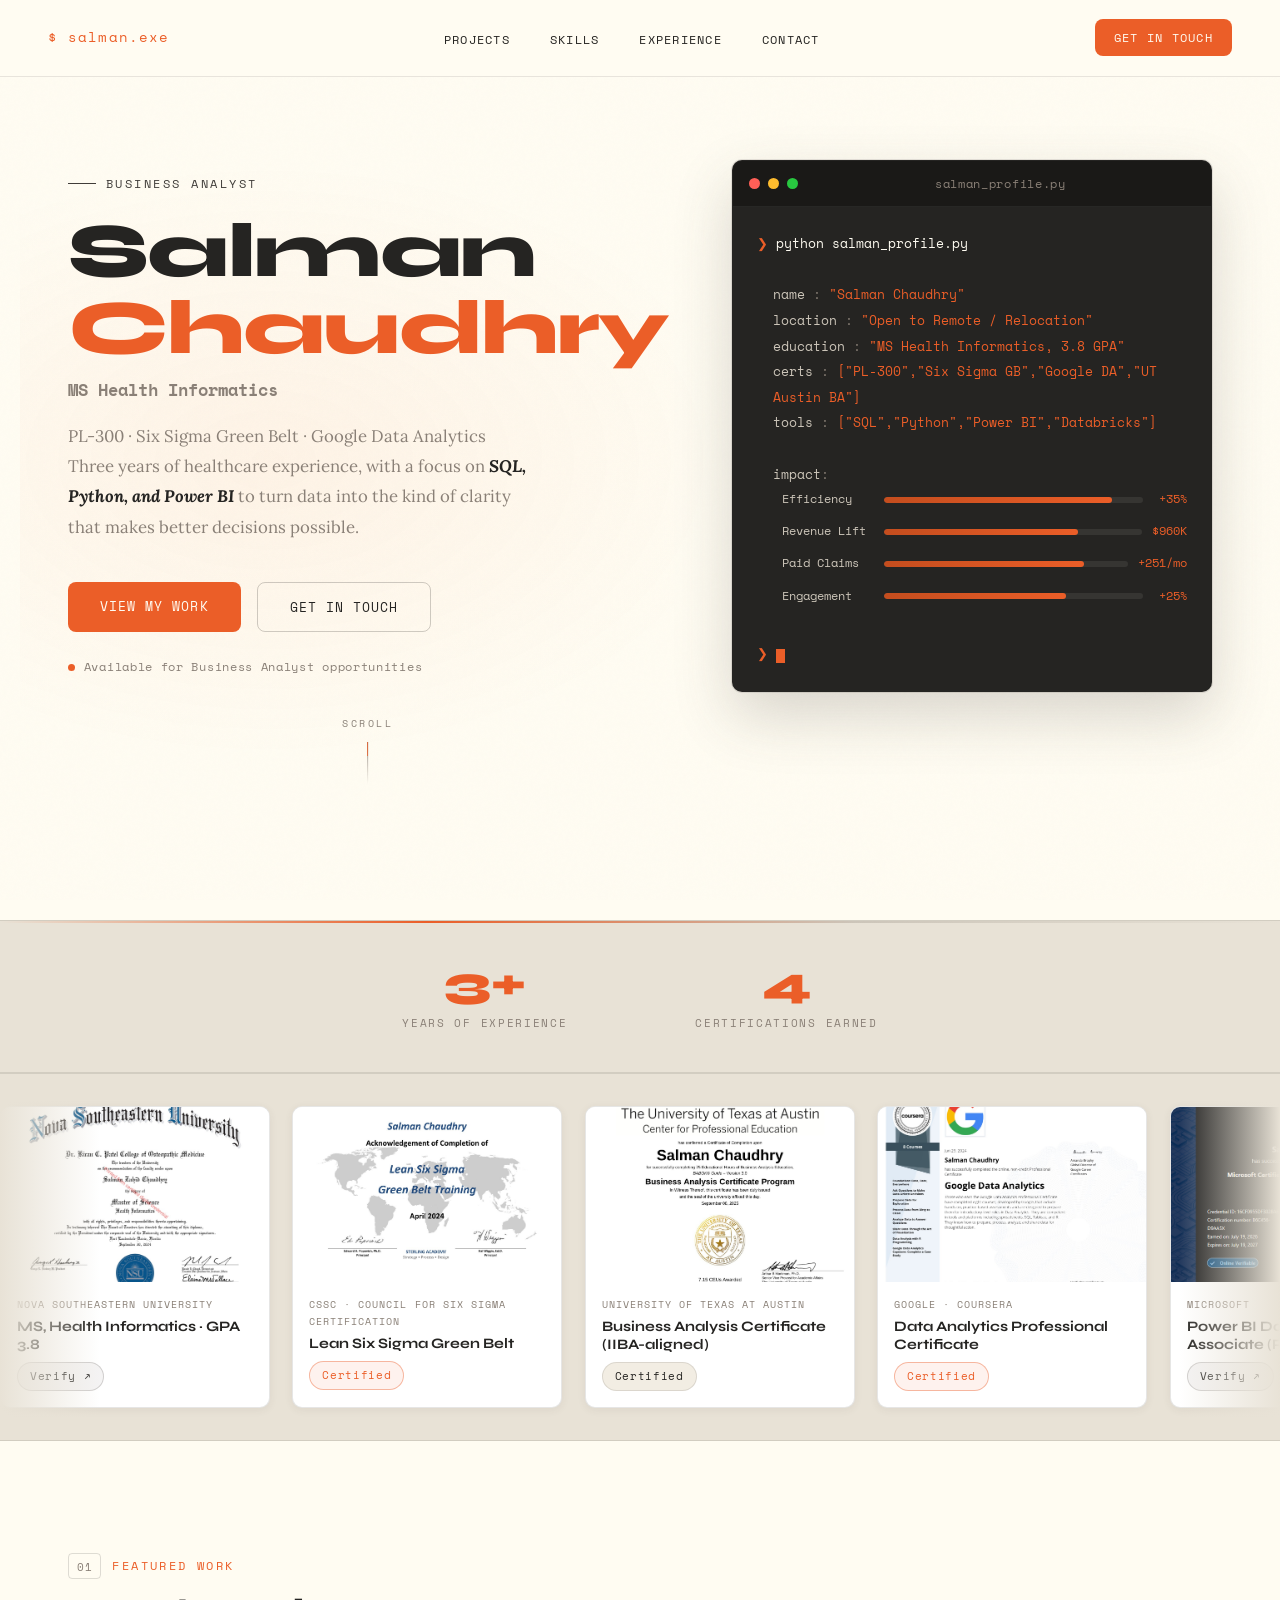
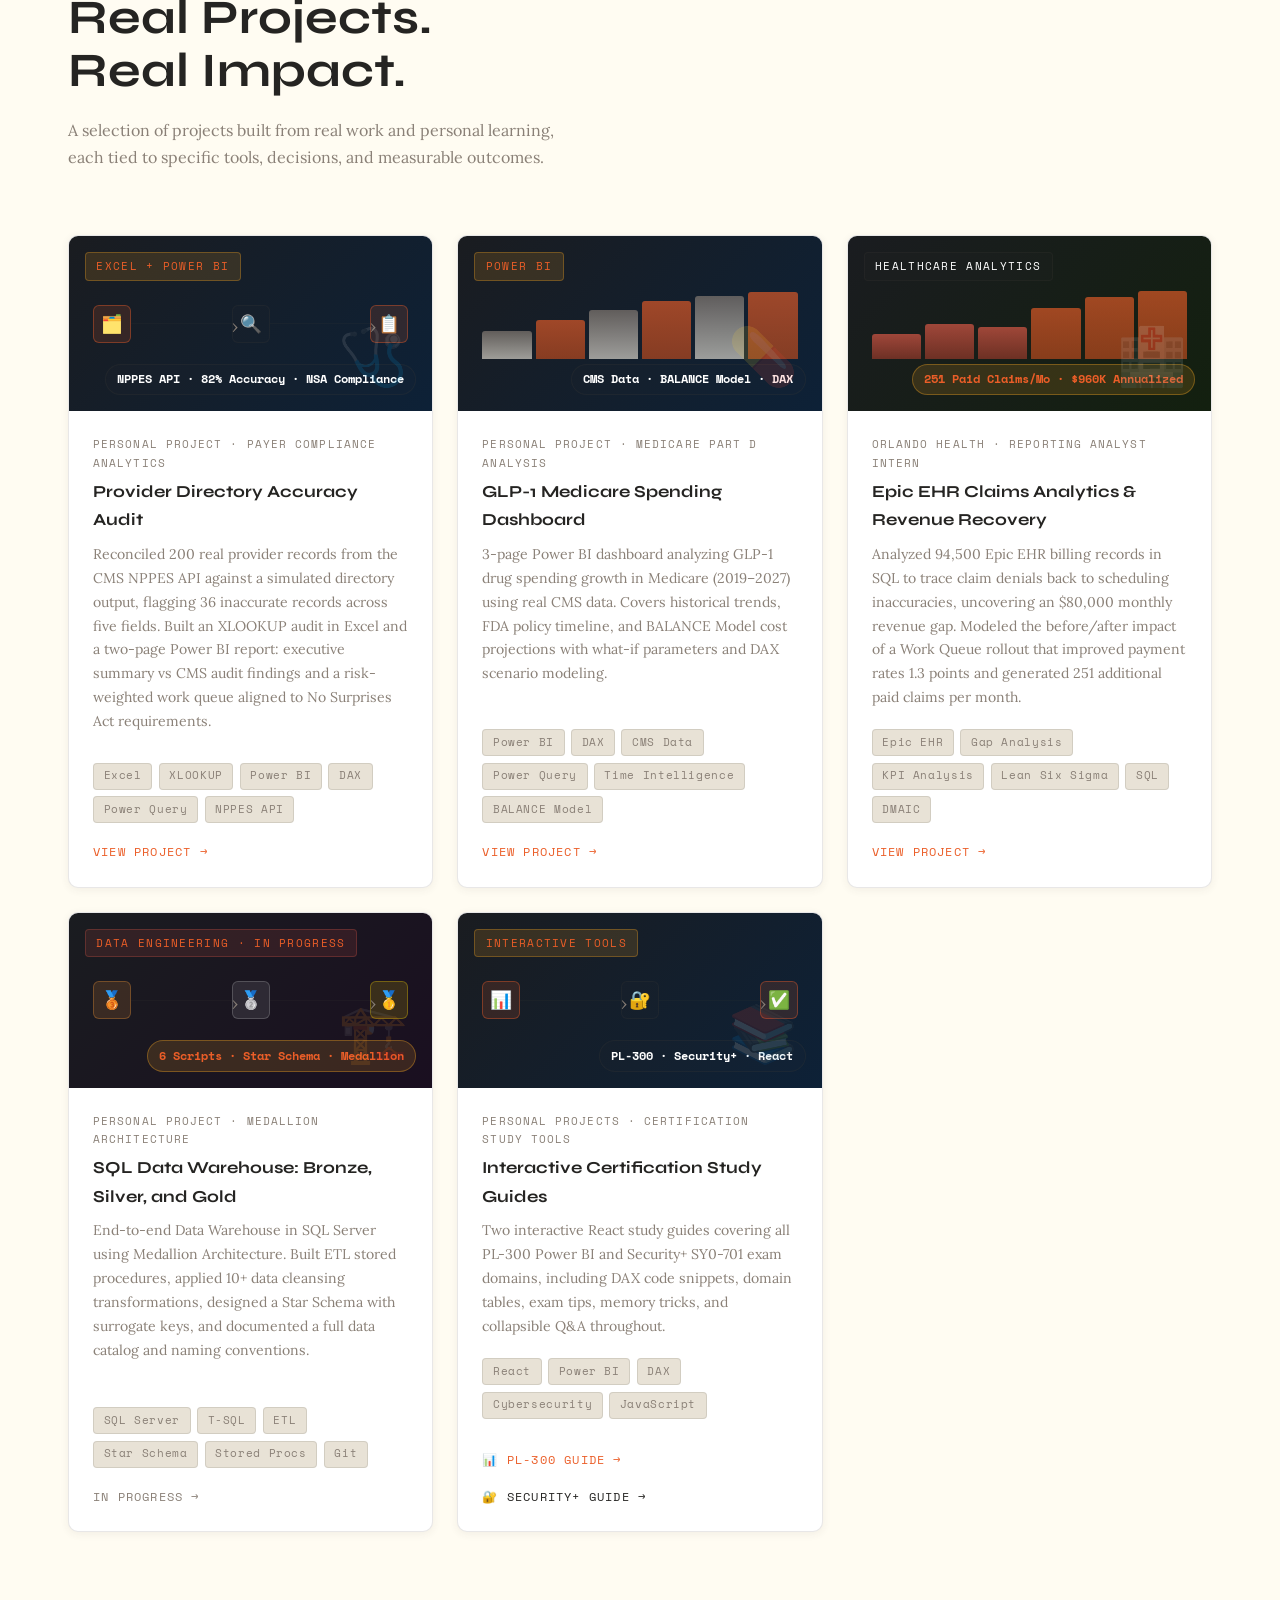
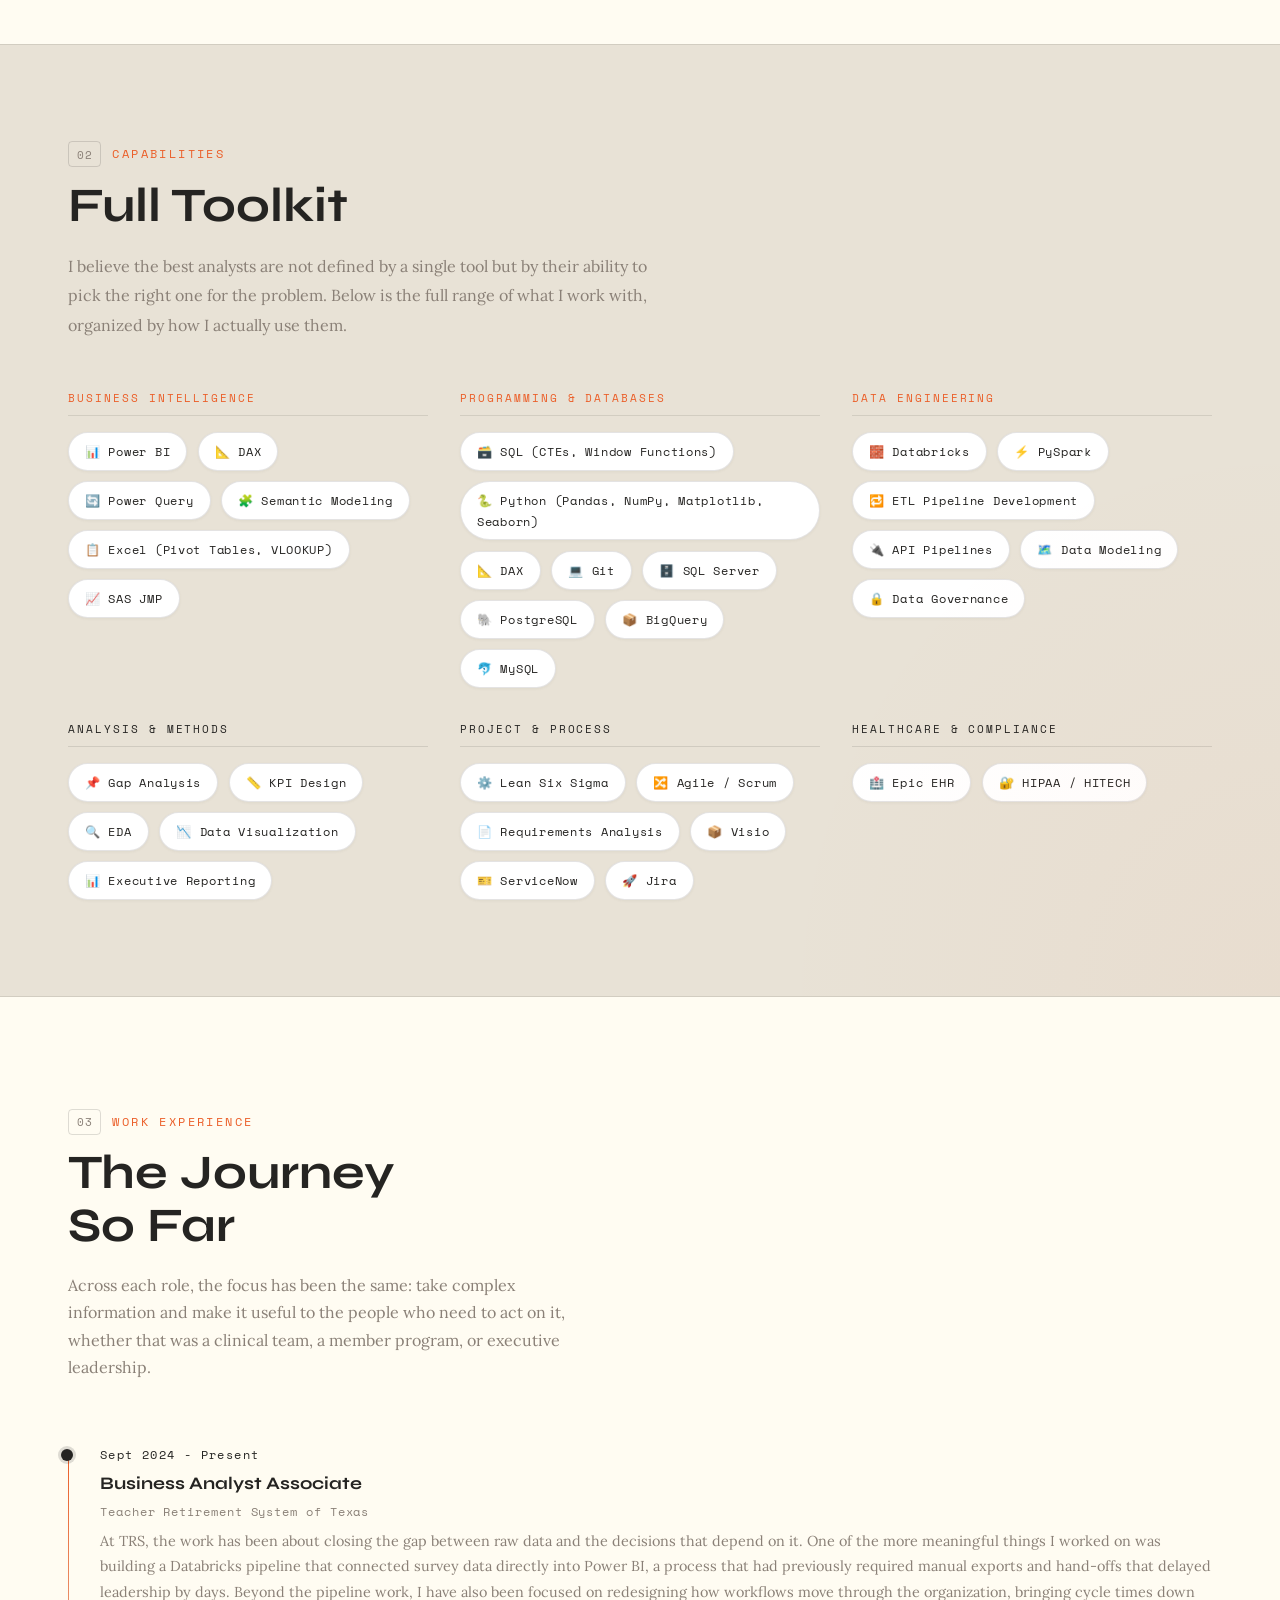
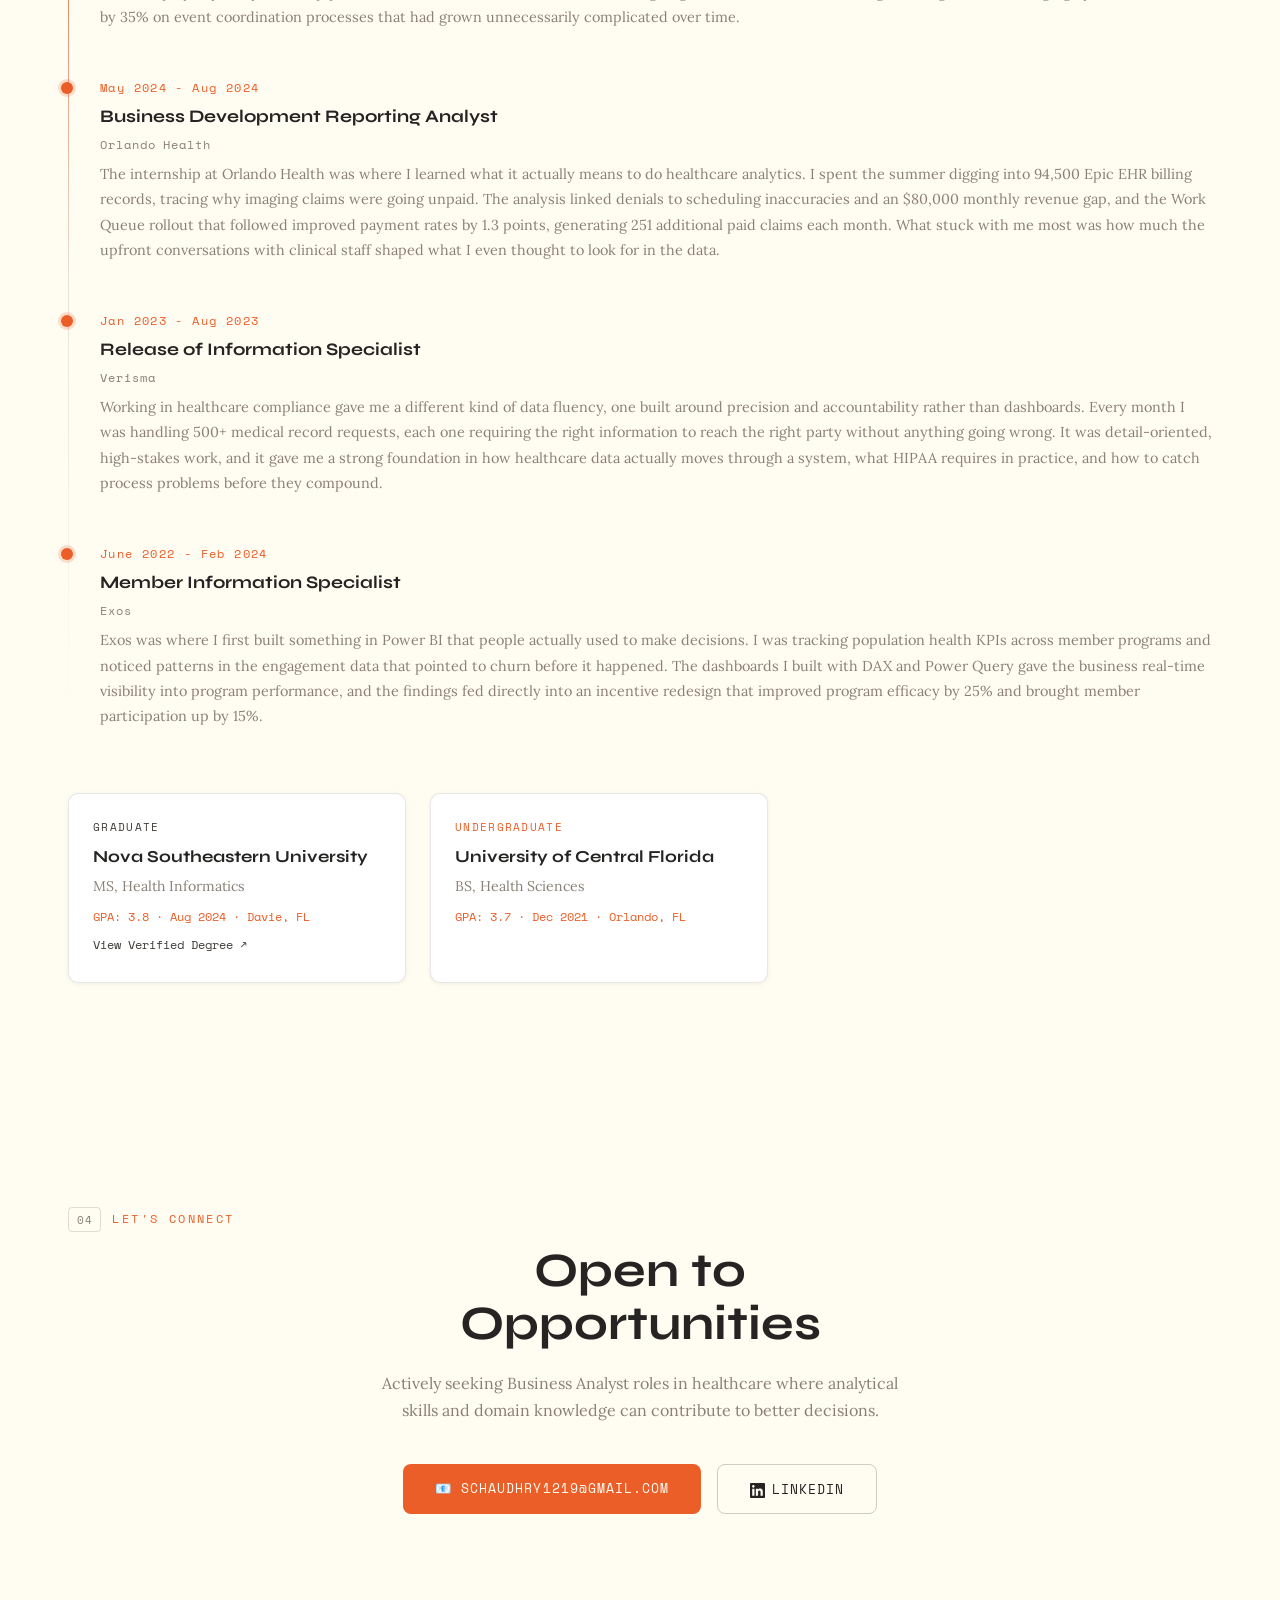
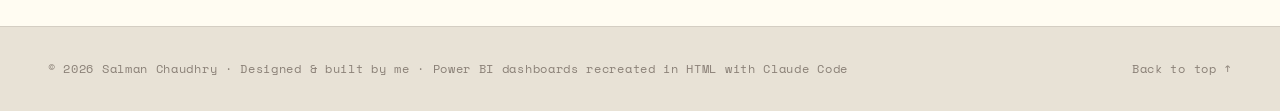
<file: index.html>
<!DOCTYPE html>
<html lang="en">
<head>
  <meta charset="UTF-8" />
  <meta name="viewport" content="width=device-width, initial-scale=1.0" />
  <title>Salman Chaudhry | Business Analyst Portfolio</title>
  <link rel="preconnect" href="https://fonts.googleapis.com" />
  <link rel="preconnect" href="https://fonts.gstatic.com" crossorigin />
  <link href="https://fonts.googleapis.com/css2?family=Syne:wght@400;600;700;800&family=Space+Mono:wght@0,400;0,700&family=Lora:ital,wght@0,400;1,400&display=swap" rel="stylesheet" />
  <style>
    *, *::before, *::after { box-sizing: border-box; margin: 0; padding: 0; }
    :root {
      --bg:#fffcf2; --surface:#f2ede3; --surface2:#e8e2d6;
      --border:rgba(64,61,57,0.13);
      --amber:#eb5e28; --amber-dim:#c44d1e; --amber-glow:rgba(235,94,40,0.1);
      --teal:#403d39; --teal-dim:#252422; --teal-glow:rgba(64,61,57,0.07);
      --text:#252422; --muted:#8a8077; --subtle:#e8e2d6; --accent-r:#eb5e28;
      --font-head:'Syne',sans-serif; --font-mono:'Space Mono',monospace;
      --font-body:'Lora',serif; --max:1240px; --radius:8px;
    }
    html { scroll-behavior:smooth; }
    body { background:var(--bg); color:var(--text); font-family:var(--font-body); font-size:1.05rem; line-height:1.7; overflow-x:hidden; }
    ::selection { background:var(--amber); color:#fffcf2; }
    ::-webkit-scrollbar { width:4px; }
    ::-webkit-scrollbar-track { background:var(--surface2); }
    ::-webkit-scrollbar-thumb { background:#ccc5b9; border-radius:2px; }
    body::before { content:''; position:fixed; inset:0; z-index:0; pointer-events:none; background-image:url("data:image/svg+xml,%3Csvg viewBox='0 0 256 256' xmlns='http://www.w3.org/2000/svg'%3E%3Cfilter id='noise'%3E%3CfeTurbulence type='fractalNoise' baseFrequency='0.9' numOctaves='4' stitchTiles='stitch'/%3E%3C/filter%3E%3Crect width='100%25' height='100%25' filter='url(%23noise)' opacity='1'/%3E%3C/svg%3E"); opacity:.018; }

    .reveal { opacity:0; transform:translateY(24px); transition:opacity .65s cubic-bezier(.4,0,.2,1),transform .65s cubic-bezier(.4,0,.2,1); }
    .reveal.visible { opacity:1; transform:none; }
    .hero-seq { opacity:0; transform:translateY(18px); transition:opacity .6s ease,transform .6s ease; }
    .hero-seq.visible { opacity:1; transform:none; }
    .card-reveal { opacity:0; transform:translateY(32px); transition:opacity .55s cubic-bezier(.4,0,.2,1),transform .55s cubic-bezier(.4,0,.2,1); }
    .card-reveal.visible { opacity:1; transform:none; }
    .chip-reveal { opacity:0; transform:translateY(12px) scale(.97); transition:opacity .4s ease,transform .4s ease; }
    .chip-reveal.visible { opacity:1; transform:none; }

    nav { position:fixed; top:0; left:0; right:0; z-index:100; display:flex; align-items:center; justify-content:space-between; padding:1.2rem 3rem; background:rgba(255,252,242,0.94); backdrop-filter:blur(20px); border-bottom:1px solid rgba(64,61,57,0.12); }
    .nav-logo { font-family:var(--font-mono); font-size:.85rem; color:var(--amber); letter-spacing:.08em; text-decoration:none; }
    .nav-links { display:flex; gap:2.5rem; list-style:none; }
    .nav-links a { font-family:var(--font-mono); font-size:.78rem; letter-spacing:.1em; text-transform:uppercase; color:var(--text); text-decoration:none; transition:color .2s; }
    .nav-links a:hover { color:var(--amber); }
    .nav-cta { font-family:var(--font-mono); font-size:.78rem; letter-spacing:.1em; text-transform:uppercase; color:#fffcf2; background:var(--amber); padding:.5rem 1.2rem; border-radius:var(--radius); text-decoration:none; transition:background .2s,transform .15s; }
    .nav-cta:hover { background:#d4501f; transform:translateY(-1px); }

    #hero { min-height:100vh; display:grid; grid-template-columns:1fr 1fr; align-items:center; gap:4rem; padding:10rem 3rem 6rem; max-width:var(--max); margin:0 auto; position:relative; }
    #hero::before { content:''; position:absolute; top:0; left:0; right:0; height:100%; background:radial-gradient(ellipse 60% 50% at 20% 50%, rgba(235,94,40,0.06) 0%, transparent 65%); pointer-events:none; z-index:0; }
    #hero > * { position:relative; z-index:1; }
    .hero-eyebrow { font-family:var(--font-mono); font-size:.78rem; letter-spacing:.2em; text-transform:uppercase; color:var(--teal); margin-bottom:1.2rem; display:flex; align-items:center; gap:.6rem; }
    .hero-eyebrow::before { content:''; display:inline-block; width:28px; height:1px; background:var(--teal); }
    .hero-name { font-family:var(--font-head); font-size:clamp(3rem,6vw,5rem); font-weight:800; line-height:1; letter-spacing:-.02em; color:var(--text); margin-bottom:.6rem; }
    .hero-name span { color:var(--amber); }
    .hero-sub { font-family:var(--font-mono); font-size:1.05rem; color:var(--muted); margin-bottom:1rem; }
    .hero-tagline { font-size:1.05rem; color:var(--muted); max-width:460px; margin-bottom:2.5rem; line-height:1.8; }
    .hero-tagline strong { color:var(--text); font-style:italic; }
    .hero-actions { display:flex; gap:1rem; flex-wrap:wrap; }
    .availability { display:inline-flex; align-items:center; gap:.55rem; margin-top:1.6rem; font-family:var(--font-mono); font-size:.72rem; letter-spacing:.06em; color:var(--muted); }
    .avail-dot { width:7px; height:7px; border-radius:50%; background:var(--amber); box-shadow:0 0 0 0 rgba(235,94,40,.4); animation:pulse 2.4s infinite; }
    @keyframes pulse { 0%{box-shadow:0 0 0 0 rgba(235,94,40,.4)} 70%{box-shadow:0 0 0 7px rgba(235,94,40,0)} 100%{box-shadow:0 0 0 0 rgba(235,94,40,0)} }
    .btn-primary { font-family:var(--font-mono); font-size:.82rem; letter-spacing:.08em; text-transform:uppercase; padding:.8rem 2rem; background:var(--amber); color:#fffcf2; border:none; border-radius:var(--radius); cursor:pointer; text-decoration:none; transition:transform .15s,box-shadow .15s; }
    .btn-primary:hover { transform:translateY(-2px); box-shadow:0 8px 24px rgba(235,94,40,.3); }
    .btn-ghost { font-family:var(--font-mono); font-size:.82rem; letter-spacing:.08em; text-transform:uppercase; padding:.8rem 2rem; background:transparent; color:var(--text); border:1px solid rgba(64,61,57,.25); border-radius:var(--radius); cursor:pointer; text-decoration:none; transition:border-color .2s,color .2s; }
    .btn-ghost:hover { border-color:var(--amber); color:var(--amber); }

    .terminal { background:#252422; border:1px solid rgba(37,36,34,.12); border-radius:10px; overflow:hidden; box-shadow:0 24px 60px rgba(64,61,57,.2),0 0 0 1px rgba(64,61,57,.12); }
    .terminal-bar { background:#1a1917; padding:.8rem 1rem; display:flex; align-items:center; gap:.5rem; border-bottom:1px solid rgba(255,252,242,.06); }
    .dot { width:11px; height:11px; border-radius:50%; }
    .dot-r{background:#ff5f57}.dot-y{background:#febc2e}.dot-g{background:#28c840}
    .terminal-title { font-family:var(--font-mono); font-size:.72rem; color:#8a8077; margin:0 auto; letter-spacing:.06em; }
    .terminal-body { padding:1.5rem; font-family:var(--font-mono); font-size:.8rem; line-height:2; background:#252422; }
    .t-prompt{color:#eb5e28}.t-cmd{color:#fffcf2}.t-out{color:#8a8077;padding-left:1rem}
    .t-key{color:#ccc5b9}.t-val{color:#eb5e28}
    .t-bar-row { display:flex; align-items:center; gap:.6rem; margin-bottom:.45rem; }
    .t-bar-label { min-width:92px; color:#ccc5b9; font-size:.78rem; white-space:nowrap; }
    .t-bar { flex:1; height:6px; border-radius:3px; background:rgba(255,252,242,.08); position:relative; overflow:hidden; min-width:60px; }
    .t-bar::after { content:''; position:absolute; top:0; left:0; height:100%; width:var(--fill,0%); background:linear-gradient(90deg,var(--amber-dim),var(--amber)); border-radius:3px; transition:width 1.4s cubic-bezier(.4,0,.2,1); }
    .t-bar-value { color:var(--amber); font-size:.78rem; min-width:34px; text-align:right; white-space:nowrap; }
    .cursor{display:inline-block;width:9px;height:1.1em;background:var(--amber);vertical-align:text-bottom;animation:blink 1.1s step-end infinite}
    @keyframes blink{50%{opacity:0}}
    .scroll-cue { position:absolute; bottom:2.5rem; left:50%; transform:translateX(-50%); display:flex; flex-direction:column; align-items:center; gap:.6rem; text-decoration:none; z-index:2; opacity:0; animation:fadeInCue 1s ease 2.2s forwards; }
    @keyframes fadeInCue { to { opacity:1; } }
    .scroll-text { font-family:var(--font-mono); font-size:.62rem; letter-spacing:.25em; text-transform:uppercase; color:var(--muted); }
    .scroll-line { width:1px; height:42px; background:linear-gradient(180deg,var(--muted),transparent); position:relative; overflow:hidden; }
    .scroll-line::after { content:''; position:absolute; top:0; left:0; width:100%; height:14px; background:var(--amber); animation:scrolldot 2s cubic-bezier(.7,0,.3,1) infinite; }
    @keyframes scrolldot { 0%{transform:translateY(-14px)} 60%,100%{transform:translateY(42px)} }

    .stats-strip { border-top:1px solid var(--border); border-bottom:1px solid var(--border); background:var(--surface2); padding:2.5rem 3rem; display:flex; justify-content:center; gap:8rem; flex-wrap:wrap; position:relative; overflow:hidden; }
    .stats-strip::before { content:''; position:absolute; top:0; left:0; right:0; height:2px; background:linear-gradient(90deg,transparent,var(--amber),#ccc5b9,transparent); }
    .stat { text-align:center; }
    .stat-num { font-family:var(--font-head); font-size:2.8rem; font-weight:800; color:var(--amber); display:block; line-height:1; }
    .stat-label { font-family:var(--font-mono); font-size:.7rem; letter-spacing:.15em; text-transform:uppercase; color:var(--muted); margin-top:.4rem; display:block; }

    /* ── CERT SLIDESHOW (continuous marquee) ─────────────── */
    .cert-slideshow { background:var(--surface2); border-top:1px solid var(--border); border-bottom:1px solid var(--border); padding:2rem 0; overflow:hidden; position:relative; }
    /* fade edges */
    .cert-slideshow::before,
    .cert-slideshow::after { content:''; position:absolute; top:0; bottom:0; width:100px; z-index:2; pointer-events:none; }
    .cert-slideshow::before { left:0;  background:linear-gradient(90deg,  var(--surface2), transparent); }
    .cert-slideshow::after  { right:0; background:linear-gradient(270deg, var(--surface2), transparent); }
    /* track: no flex gap — margin-right on each card keeps -50% math perfect */
    .cs-track { display:flex; width:max-content; animation:cert-scroll 28s linear infinite; }
    .cert-slideshow:hover .cs-track { animation-play-state:paused; }
    @keyframes cert-scroll { 0%{transform:translateX(0)} 100%{transform:translateX(-50%)} }
    .cs-card { flex-shrink:0; width:270px; margin-right:1.4rem; background:#fff; border:1px solid var(--border); border-radius:10px; overflow:hidden; box-shadow:0 2px 8px rgba(64,61,57,.07); transition:transform .2s,box-shadow .2s; }
    .cs-card:hover { transform:translateY(-3px); box-shadow:0 10px 28px rgba(64,61,57,.12); }
    .cs-card-img { width:100%; height:175px; object-fit:cover; display:block; }
    .cs-card-placeholder { width:100%; height:175px; background:linear-gradient(135deg,var(--surface) 0%,#e0dbd0 100%); display:flex; align-items:center; justify-content:center; font-size:2.8rem; opacity:.45; }
    .cs-card-body { padding:.9rem 1rem 1rem; display:flex; flex-direction:column; justify-content:space-between; min-height:90px; }
    .cs-card-issuer { font-family:var(--font-mono); font-size:.63rem; letter-spacing:.1em; text-transform:uppercase; color:var(--muted); margin-bottom:.3rem; }
    .cs-card-title { font-family:var(--font-head); font-size:.9rem; font-weight:700; color:var(--text); line-height:1.25; margin-bottom:.5rem; flex:1; }
    .cs-badge { font-family:var(--font-mono); font-size:.68rem; letter-spacing:.06em; padding:.28rem .75rem; border-radius:100px; border:1px solid; display:inline-block; width:fit-content; text-decoration:none; }
    .cs-badge.gold { background:rgba(235,94,40,.08); border-color:rgba(235,94,40,.4); color:var(--amber); }
    .cs-badge.warm { background:var(--surface); border-color:var(--border); color:var(--text); }
    .cs-badge.verify { background:rgba(64,61,57,.06); border-color:rgba(64,61,57,.2); color:var(--text); transition:border-color .2s,color .2s; }
    .cs-badge.verify:hover { border-color:var(--amber); color:var(--amber); }
    .cs-badge.inprogress { background:#fff; border-color:rgba(64,61,57,.18); color:var(--muted); }
    /* ─────────────────────────────────────────────────────── */

    section { padding:7rem 3rem; max-width:var(--max); margin:0 auto; }
    .section-eyebrow { font-family:var(--font-mono); font-size:.75rem; letter-spacing:.2em; text-transform:uppercase; color:var(--amber); margin-bottom:.8rem; display:flex; align-items:center; gap:.7rem; }
    .eyebrow-num { font-size:.7rem; color:var(--muted); padding:.15rem .5rem; border:1px solid rgba(37,36,34,.15); border-radius:4px; letter-spacing:.05em; }
    .section-title { font-family:var(--font-head); font-size:clamp(2rem,4vw,3rem); font-weight:700; color:var(--text); line-height:1.1; margin-bottom:1.2rem; }
    .section-sub { color:var(--muted); max-width:520px; margin-bottom:4rem; font-size:1rem; }

    .projects-grid { display:grid; grid-template-columns:repeat(auto-fill,minmax(340px,1fr)); gap:1.5rem; }
    .project-card { background:#fff; border:1px solid rgba(64,61,57,.12); border-radius:10px; overflow:hidden; transition:transform .2s,border-color .2s,box-shadow .2s; cursor:pointer; text-decoration:none; display:flex; flex-direction:column; box-shadow:0 2px 8px rgba(64,61,57,.07); }
    .project-card:hover { transform:translateY(-4px); border-color:rgba(235,94,40,.5); box-shadow:0 16px 48px rgba(64,61,57,.18),0 0 0 1px rgba(235,94,40,.2); }
    .card-thumb { height:175px; display:flex; align-items:center; justify-content:center; position:relative; overflow:hidden; }
    .card-thumb-pbi  { background:linear-gradient(135deg,#1a1c20 0%,#0d2137 100%); }
    .card-thumb-proc { background:linear-gradient(135deg,#1a1c20 0%,#13200f 100%); }
    .card-thumb-sql  { background:linear-gradient(135deg,#1a1c20 0%,#1a0f20 100%); }
    .thumb-icon { font-size:3.5rem; position:absolute; opacity:.14; right:1.5rem; bottom:.5rem; transition:transform .35s cubic-bezier(.4,0,.2,1),opacity .35s ease; }
    .project-card:hover .thumb-icon { transform:scale(1.15) rotate(-6deg); opacity:.22; }
    .thumb-badge { position:absolute; top:1rem; left:1rem; font-family:var(--font-mono); font-size:.68rem; letter-spacing:.12em; text-transform:uppercase; padding:.25rem .65rem; border-radius:4px; }
    .badge-pbi  { background:rgba(245,166,35,.15); color:var(--amber); border:1px solid rgba(245,166,35,.3); }
    .badge-proc { background:rgba(64,61,57,.07); color:#fff; border:1px solid rgba(64,61,57,.2); }
    .badge-sql  { background:rgba(232,93,74,.12); color:var(--accent-r); border:1px solid rgba(232,93,74,.25); }
    .mini-chart { display:flex; align-items:flex-end; gap:4px; height:70px; padding:0 1.5rem; width:100%; }
    .mini-bar { flex:1; border-radius:3px 3px 0 0; background:linear-gradient(180deg,var(--amber) 0%,var(--amber-dim) 100%); opacity:.65; transition:opacity .2s; }
    .mini-bar.teal { background:linear-gradient(180deg,var(--muted) 0%,var(--subtle) 100%); }
    .project-card:hover .mini-bar { opacity:1; }
    .mini-flow { display:flex; align-items:center; padding:0 1.5rem; gap:0; height:70px; width:100%; }
    .flow-node { width:38px; height:38px; border-radius:6px; display:flex; align-items:center; justify-content:center; font-size:1.1rem; flex-shrink:0; }
    .flow-node.amber { background:rgba(235,94,40,.15); border:1px solid rgba(235,94,40,.4); }
    .flow-node.teal  { background:rgba(64,61,57,.07); border:1px solid rgba(64,61,57,.2); }
    .flow-arrow { flex:1; height:1px; background:var(--border); position:relative; }
    .flow-arrow::after { content:'›'; position:absolute; right:-6px; top:-10px; color:var(--muted); font-size:1rem; }
    .impact-pill { position:absolute; bottom:1rem; right:1rem; font-family:var(--font-mono); font-size:.73rem; font-weight:700; padding:.3rem .7rem; border-radius:100px; background:rgba(245,166,35,.15); border:1px solid rgba(245,166,35,.35); color:var(--amber); }
    .impact-pill.teal { background:rgba(64,61,57,.07); border-color:rgba(64,61,57,.22); color:#fff; }
    .card-body { padding:1.5rem; flex:1; display:flex; flex-direction:column; }
    .card-company { font-family:var(--font-mono); font-size:.68rem; letter-spacing:.1em; text-transform:uppercase; color:var(--muted); margin-bottom:.35rem; }
    .card-title { font-family:var(--font-head); font-size:1.05rem; font-weight:700; color:var(--text); margin-bottom:.5rem; }
    .card-desc { font-size:.88rem; color:var(--muted); line-height:1.7; flex:1; margin-bottom:1.2rem; }
    .card-tags { display:flex; gap:.4rem; flex-wrap:wrap; margin-bottom:1.2rem; }
    .tag { font-family:var(--font-mono); font-size:.66rem; letter-spacing:.06em; padding:.22rem .6rem; border-radius:4px; background:var(--surface2); border:1px solid var(--border); color:var(--muted); }
    .card-link { font-family:var(--font-mono); font-size:.75rem; letter-spacing:.1em; text-transform:uppercase; color:var(--amber); text-decoration:none; display:flex; align-items:center; gap:.4rem; transition:gap .2s; }
    .project-card:hover .card-link { gap:.8rem; }

    #skills { background:var(--surface2); border-top:1px solid var(--border); border-bottom:1px solid var(--border); max-width:100%; position:relative; overflow:hidden; }
    #skills::after { content:''; position:absolute; bottom:0; right:0; width:40%; height:60%; background:radial-gradient(ellipse at 100% 100%,rgba(235,94,40,0.04) 0%,transparent 70%); pointer-events:none; }
    .tools-mosaic { display:flex; flex-wrap:wrap; gap:.65rem; }
    .tool-chip { font-family:var(--font-mono); font-size:.76rem; letter-spacing:.06em; padding:.5rem 1rem; border-radius:100px; background:#fff; border:1px solid rgba(64,61,57,.14); color:var(--text); display:flex; align-items:center; gap:.5rem; transition:border-color .2s,color .2s,background .2s,transform .15s; cursor:default; box-shadow:0 1px 3px rgba(64,61,57,.06); }
    .tool-chip:hover { border-color:var(--amber); color:var(--amber); background:var(--amber-glow); transform:translateY(-2px); }

    .timeline { position:relative; padding-left:2rem; }
    .timeline::before { content:''; position:absolute; left:0; top:6px; bottom:6px; width:1px; background:linear-gradient(180deg,var(--amber),var(--border),transparent); }
    .tl-item { position:relative; margin-bottom:3rem; }
    .tl-dot { position:absolute; left:-2.45rem; top:4px; width:12px; height:12px; border-radius:50%; background:var(--amber); box-shadow:0 0 0 3px rgba(235,94,40,.2); }
    .tl-dot.teal { background:var(--text); box-shadow:0 0 0 3px rgba(37,36,34,.15); }
    .tl-year { font-family:var(--font-mono); font-size:.72rem; letter-spacing:.12em; color:var(--amber); margin-bottom:.3rem; }
    .tl-year.teal-yr { color:var(--text); }
    .tl-title { font-family:var(--font-head); font-size:1.1rem; font-weight:700; color:var(--text); margin-bottom:.15rem; }
    .tl-company { font-family:var(--font-mono); font-size:.72rem; color:var(--muted); letter-spacing:.08em; margin-bottom:.5rem; }
    .tl-body { font-size:.9rem; color:var(--muted); line-height:1.75; }

    .edu-grid { display:grid; grid-template-columns:1fr 1fr; gap:1.5rem; max-width:700px; margin-top:4rem; }
    .edu-card { background:#fff; border:1px solid rgba(64,61,57,.12); border-radius:10px; padding:1.5rem; box-shadow:0 1px 4px rgba(64,61,57,.07); }
    .edu-label { font-family:var(--font-mono); font-size:.68rem; letter-spacing:.12em; margin-bottom:.4rem; }
    .edu-school { font-family:var(--font-head); font-weight:700; color:var(--text); margin-bottom:.2rem; }
    .edu-degree { font-size:.88rem; color:var(--muted); }
    .edu-meta { font-family:var(--font-mono); font-size:.75rem; color:var(--amber); margin-top:.5rem; }

    #contact { text-align:center; }
    #contact .section-sub { margin:0 auto 2.5rem; }
    .contact-links { display:flex; gap:1rem; justify-content:center; flex-wrap:wrap; }

    footer { border-top:1px solid rgba(64,61,57,.12); background:var(--surface2); padding:2rem 3rem; display:flex; justify-content:space-between; align-items:center; font-family:var(--font-mono); font-size:.72rem; color:var(--muted); letter-spacing:.06em; }
    .to-top { color:var(--muted); text-decoration:none; transition:color .2s; }
    .to-top:hover { color:var(--amber); }

    @media(max-width:900px) {
      #hero { grid-template-columns:1fr; padding-top:8rem; }
      .hero-visual { display:none; }
      .scroll-cue { display:none; }
      nav { padding:1rem 1.5rem; }
      .nav-links { display:none; }
      section { padding:5rem 1.5rem; }
      .stats-strip { padding:2rem 1.5rem; gap:3rem; }
      .edu-grid { grid-template-columns:1fr; }
      footer { flex-direction:column; gap:.5rem; text-align:center; }
      .cs-slide { flex-direction:column; gap:1.2rem; padding:0 2.5rem; }
      .cs-img-wrap { width:100%; height:200px; }
      .cs-title { font-size:1.05rem; }
      .cert-slideshow { padding:2rem 1rem; }
    }
  </style>
</head>
<body>

<nav>
  <a href="#hero" class="nav-logo">$ salman.exe</a>
  <ul class="nav-links">
    <li><a href="#projects">Projects</a></li>
    <li><a href="#skills">Skills</a></li>
    <li><a href="#about">Experience</a></li>
    <li><a href="#contact">Contact</a></li>
  </ul>
  <a href="mailto:schaudhry1219@gmail.com" class="nav-cta">Get In Touch</a>
</nav>

<!-- HERO -->
<div id="hero">
  <div class="hero-text">
    <p class="hero-eyebrow hero-seq">Business Analyst</p>
    <h1 class="hero-name hero-seq">Salman<br><span>Chaudhry</span></h1>
    <h3 class="hero-sub hero-seq" style="color:var(--muted)">MS Health Informatics</h3>
    <p class="hero-tagline hero-seq">
      PL-300 · Six Sigma Green Belt · Google Data Analytics<br>
      Three years of healthcare experience, with a focus on <strong>SQL, Python, and Power BI</strong> to turn data into the kind of clarity that makes better decisions possible.
    </p>
    <div class="hero-actions hero-seq">
      <a href="#projects" class="btn-primary">View My Work</a>
      <a href="mailto:schaudhry1219@gmail.com" class="btn-ghost">Get in Touch</a>
    </div>
    <div class="availability hero-seq">
      <span class="avail-dot"></span>
      Available for Business Analyst opportunities
    </div>
  </div>

  <div class="hero-visual hero-seq">
    <div class="terminal">
      <div class="terminal-bar">
        <span class="dot dot-r"></span><span class="dot dot-y"></span><span class="dot dot-g"></span>
        <span class="terminal-title">salman_profile.py</span>
      </div>
      <div class="terminal-body">
        <div><span class="t-prompt">❯ </span><span class="t-cmd">python salman_profile.py</span></div>
        <div class="t-out">&nbsp;</div>
        <div class="t-out"><span class="t-key">name</span>       : <span class="t-val">"Salman Chaudhry"</span></div>
        <div class="t-out"><span class="t-key">location</span>   : <span class="t-val">"Open to Remote / Relocation"</span></div>
        <div class="t-out"><span class="t-key">education</span>  : <span class="t-val">"MS Health Informatics, 3.8 GPA"</span></div>
        <div class="t-out"><span class="t-key">certs</span>      : <span class="t-val">["PL-300","Six Sigma GB","Google DA","UT Austin BA"]</span></div>
        <div class="t-out"><span class="t-key">tools</span>      : <span class="t-val">["SQL","Python","Power BI","Databricks"]</span></div>
        <div class="t-out">&nbsp;</div>
        <div class="t-out"><span class="t-key">impact</span>:</div>
        <div class="t-out" style="padding-left:1.6rem;">
          <div class="t-bar-row"><span class="t-bar-label">Efficiency</span><div class="t-bar" id="bar1"></div><span class="t-bar-value">+35%</span></div>
          <div class="t-bar-row"><span class="t-bar-label">Revenue Lift</span><div class="t-bar" id="bar2"></div><span class="t-bar-value">$960K</span></div>
          <div class="t-bar-row"><span class="t-bar-label">Paid Claims</span><div class="t-bar" id="bar3"></div><span class="t-bar-value">+251/mo</span></div>
          <div class="t-bar-row"><span class="t-bar-label">Engagement</span><div class="t-bar" id="bar4"></div><span class="t-bar-value">+25%</span></div>
        </div>
        <div class="t-out">&nbsp;</div>
        <div><span class="t-prompt">❯ </span><span class="cursor"></span></div>
      </div>
    </div>
  </div>

  <a href="#projects" class="scroll-cue" aria-label="Scroll to projects">
    <span class="scroll-text">Scroll</span>
    <span class="scroll-line"></span>
  </a>
</div>

<!-- STATS -->
<div class="stats-strip">
  <div class="stat reveal"><span class="stat-num">3+</span><span class="stat-label">Years of Experience</span></div>
  <div class="stat reveal"><span class="stat-num" data-target="4">0</span><span class="stat-label">Certifications Earned</span></div>
</div>

<!-- CERT SLIDESHOW -->
<div class="cert-slideshow reveal" id="certSlideshow">
  <div class="cs-track" id="csTrack">

    <div class="cs-card">
      <img class="cs-card-img" src="assets/images/Diploma.jpg" alt="MS Health Informatics Diploma" loading="lazy" />
      <div class="cs-card-body">
        <p class="cs-card-issuer">Nova Southeastern University</p>
        <p class="cs-card-title">MS, Health Informatics · GPA 3.8</p>
        <a href="https://www.parchment.com/lp/award/ccea2928-5b99-4950-9c8e-f61adf597fcc" target="_blank" class="cs-badge verify">Verify ↗</a>
      </div>
    </div>

    <div class="cs-card">
      <img class="cs-card-img" src="assets/images/LSSGB.jpg" alt="Lean Six Sigma Green Belt" loading="lazy" />
      <div class="cs-card-body">
        <p class="cs-card-issuer">CSSC · Council for Six Sigma Certification</p>
        <p class="cs-card-title">Lean Six Sigma Green Belt</p>
        <span class="cs-badge gold">Certified</span>
      </div>
    </div>

    <div class="cs-card">
      <img class="cs-card-img" src="assets/images/UT BA.jpg" alt="UT Austin Business Analysis Certificate" loading="lazy" />
      <div class="cs-card-body">
        <p class="cs-card-issuer">University of Texas at Austin</p>
        <p class="cs-card-title">Business Analysis Certificate (IIBA-aligned)</p>
        <span class="cs-badge warm">Certified</span>
      </div>
    </div>

    <div class="cs-card">
      <img class="cs-card-img" src="assets/images/Google DA.jpg" alt="Google Data Analytics Professional Certificate" loading="lazy" />
      <div class="cs-card-body">
        <p class="cs-card-issuer">Google · Coursera</p>
        <p class="cs-card-title">Data Analytics Professional Certificate</p>
        <span class="cs-badge gold">Certified</span>
      </div>
    </div>

    <div class="cs-card">
      <img class="cs-card-img" src="assets/images/PL_300 Salman.png" alt="Microsoft Certified Power BI Data Analyst Associate PL-300" loading="lazy" />
      <div class="cs-card-body">
        <p class="cs-card-issuer">Microsoft</p>
        <p class="cs-card-title">Power BI Data Analyst Associate (PL-300)</p>
        <a href="https://learn.microsoft.com/api/credentials/share/en-us/Sal-7166/16CF0955DF3028A6?sharingId=EA7E86298E60BFC8" target="_blank" class="cs-badge verify">Verify ↗</a>
      </div>
    </div>

  </div>
</div>

<!-- PROJECTS -->
<section id="projects">
  <p class="section-eyebrow reveal"><span class="eyebrow-num">01</span> Featured Work</p>
  <h2 class="section-title reveal">Real Projects.<br>Real Impact.</h2>
  <p class="section-sub reveal">A selection of projects built from real work and personal learning, each tied to specific tools, decisions, and measurable outcomes.</p>

  <div class="projects-grid">

    <!-- Provider Directory Audit -->
    <a href="projects/provider-directory-audit.html" class="project-card card-reveal" style="transition-delay:.05s">
      <div class="card-thumb card-thumb-pbi">
        <span class="thumb-badge badge-pbi">Excel + Power BI</span>
        <div class="mini-flow">
          <div class="flow-node amber">🗂️</div>
          <div class="flow-arrow"></div>
          <div class="flow-node teal">🔍</div>
          <div class="flow-arrow"></div>
          <div class="flow-node amber">📋</div>
        </div>
        <span class="impact-pill teal">NPPES API · 82% Accuracy · NSA Compliance</span>
        <span class="thumb-icon">🩺</span>
      </div>
      <div class="card-body">
        <p class="card-company">Personal Project · Payer Compliance Analytics</p>
        <h3 class="card-title">Provider Directory Accuracy Audit</h3>
        <p class="card-desc">Reconciled 200 real provider records from the CMS NPPES API against a simulated directory output, flagging 36 inaccurate records across five fields. Built an XLOOKUP audit in Excel and a two-page Power BI report: executive summary vs CMS audit findings and a risk-weighted work queue aligned to No Surprises Act requirements.</p>
        <div class="card-tags"><span class="tag">Excel</span><span class="tag">XLOOKUP</span><span class="tag">Power BI</span><span class="tag">DAX</span><span class="tag">Power Query</span><span class="tag">NPPES API</span></div>
        <span class="card-link">View Project →</span>
      </div>
    </a>

    <!-- GLP-1 -->
    <a href="projects/glp1-dashboard.html" class="project-card card-reveal" style="transition-delay:.15s">
      <div class="card-thumb card-thumb-pbi">
        <span class="thumb-badge badge-pbi">Power BI</span>
        <div class="mini-chart">
          <div class="mini-bar teal" style="height:40%"></div>
          <div class="mini-bar" style="height:55%"></div>
          <div class="mini-bar teal" style="height:70%"></div>
          <div class="mini-bar" style="height:82%"></div>
          <div class="mini-bar teal" style="height:90%"></div>
          <div class="mini-bar" style="height:95%"></div>
        </div>
        <span class="impact-pill teal">CMS Data · BALANCE Model · DAX</span>
        <span class="thumb-icon">💊</span>
      </div>
      <div class="card-body">
        <p class="card-company">Personal Project · Medicare Part D Analysis</p>
        <h3 class="card-title">GLP-1 Medicare Spending Dashboard</h3>
        <p class="card-desc">3-page Power BI dashboard analyzing GLP-1 drug spending growth in Medicare (2019–2027) using real CMS data. Covers historical trends, FDA policy timeline, and BALANCE Model cost projections with what-if parameters and DAX scenario modeling.</p>
        <div class="card-tags"><span class="tag">Power BI</span><span class="tag">DAX</span><span class="tag">CMS Data</span><span class="tag">Power Query</span><span class="tag">Time Intelligence</span><span class="tag">BALANCE Model</span></div>
        <span class="card-link">View Project →</span>
      </div>
    </a>

    <!-- Orlando Health -->
    <a href="projects/orlando-health.html" class="project-card card-reveal" style="transition-delay:.25s">
      <div class="card-thumb card-thumb-proc">
        <span class="thumb-badge badge-proc">Healthcare Analytics</span>
        <div class="mini-chart">
          <div class="mini-bar" style="height:35%;background:linear-gradient(180deg,#e85d4a,#9b3a2a)"></div>
          <div class="mini-bar" style="height:50%;background:linear-gradient(180deg,#e85d4a,#9b3a2a)"></div>
          <div class="mini-bar" style="height:45%;background:linear-gradient(180deg,#e85d4a,#9b3a2a)"></div>
          <div class="mini-bar" style="height:72%;background:linear-gradient(180deg,var(--amber),var(--amber-dim))"></div>
          <div class="mini-bar" style="height:88%;background:linear-gradient(180deg,var(--amber),var(--amber-dim))"></div>
          <div class="mini-bar" style="height:96%;background:linear-gradient(180deg,var(--amber),var(--amber-dim))"></div>
        </div>
        <span class="impact-pill">251 Paid Claims/Mo · $960K Annualized</span>
        <span class="thumb-icon">🏥</span>
      </div>
      <div class="card-body">
        <p class="card-company">Orlando Health · Reporting Analyst Intern</p>
        <h3 class="card-title">Epic EHR Claims Analytics & Revenue Recovery</h3>
        <p class="card-desc">Analyzed 94,500 Epic EHR billing records in SQL to trace claim denials back to scheduling inaccuracies, uncovering an $80,000 monthly revenue gap. Modeled the before/after impact of a Work Queue rollout that improved payment rates 1.3 points and generated 251 additional paid claims per month.</p>
        <div class="card-tags"><span class="tag">Epic EHR</span><span class="tag">Gap Analysis</span><span class="tag">KPI Analysis</span><span class="tag">Lean Six Sigma</span><span class="tag">SQL</span><span class="tag">DMAIC</span></div>
        <span class="card-link">View Project →</span>
      </div>
    </a>

    <!-- SQL Data Warehouse -->
    <a href="projects/sql-data-warehouse.html" class="project-card card-reveal" style="transition-delay:.35s">
      <div class="card-thumb card-thumb-sql">
        <span class="thumb-badge badge-sql">Data Engineering · In Progress</span>
        <div class="mini-flow">
          <div class="flow-node" style="background:rgba(205,127,50,.18);border:1px solid rgba(205,127,50,.4)">🥉</div>
          <div class="flow-arrow"></div>
          <div class="flow-node" style="background:rgba(168,169,173,.14);border:1px solid rgba(168,169,173,.3)">🥈</div>
          <div class="flow-arrow"></div>
          <div class="flow-node" style="background:rgba(255,215,0,.14);border:1px solid rgba(255,215,0,.3)">🥇</div>
        </div>
        <span class="impact-pill">6 Scripts · Star Schema · Medallion</span>
        <span class="thumb-icon">🏗️</span>
      </div>
      <div class="card-body">
        <p class="card-company">Personal Project · Medallion Architecture</p>
        <h3 class="card-title">SQL Data Warehouse: Bronze, Silver, and Gold</h3>
        <p class="card-desc">End-to-end Data Warehouse in SQL Server using Medallion Architecture. Built ETL stored procedures, applied 10+ data cleansing transformations, designed a Star Schema with surrogate keys, and documented a full data catalog and naming conventions.</p>
        <div class="card-tags"><span class="tag">SQL Server</span><span class="tag">T-SQL</span><span class="tag">ETL</span><span class="tag">Star Schema</span><span class="tag">Stored Procs</span><span class="tag">Git</span></div>
        <span class="card-link" style="color:var(--muted)">In Progress →</span>
      </div>
    </a>

    <!-- Study Guides -->
    <div class="project-card card-reveal" style="cursor:default;transition-delay:.45s">
      <div class="card-thumb card-thumb-pbi">
        <span class="thumb-badge badge-pbi">Interactive Tools</span>
        <div class="mini-flow">
          <div class="flow-node amber">📊</div>
          <div class="flow-arrow"></div>
          <div class="flow-node teal">🔐</div>
          <div class="flow-arrow"></div>
          <div class="flow-node amber">✅</div>
        </div>
        <span class="impact-pill teal">PL-300 · Security+ · React</span>
        <span class="thumb-icon">📚</span>
      </div>
      <div class="card-body">
        <p class="card-company">Personal Projects · Certification Study Tools</p>
        <h3 class="card-title">Interactive Certification Study Guides</h3>
        <p class="card-desc">Two interactive React study guides covering all PL-300 Power BI and Security+ SY0-701 exam domains, including DAX code snippets, domain tables, exam tips, memory tricks, and collapsible Q&amp;A throughout.</p>
        <div class="card-tags"><span class="tag">React</span><span class="tag">Power BI</span><span class="tag">DAX</span><span class="tag">Cybersecurity</span><span class="tag">JavaScript</span></div>
        <div style="display:flex;gap:1rem;margin-top:.8rem;flex-wrap:wrap;">
          <a href="study-guides/pl300-study-guide.html" style="font-family:var(--font-mono);font-size:.75rem;letter-spacing:.1em;text-transform:uppercase;color:var(--amber);text-decoration:none;">📊 PL-300 Guide →</a>
          <a href="study-guides/security-plus-study-guide.html" style="font-family:var(--font-mono);font-size:.75rem;letter-spacing:.1em;text-transform:uppercase;color:var(--text);text-decoration:none;">🔐 Security+ Guide →</a>
        </div>
      </div>
    </div>

  </div>
</section>

<!-- SKILLS -->
<div id="skills">
  <div style="max-width:var(--max);margin:0 auto;padding:6rem 3rem;">
    <p class="section-eyebrow reveal"><span class="eyebrow-num">02</span> Capabilities</p>
    <h2 class="section-title reveal">Full Toolkit</h2>
    <p style="color:var(--muted);font-size:1rem;margin-bottom:3rem;line-height:1.85;max-width:580px;" class="reveal">I believe the best analysts are not defined by a single tool but by their ability to pick the right one for the problem. Below is the full range of what I work with, organized by how I actually use them.</p>

    <div style="display:grid;grid-template-columns:repeat(auto-fill,minmax(280px,1fr));gap:2rem;">

      <div class="reveal">
        <p style="font-family:var(--font-mono);font-size:.68rem;letter-spacing:.18em;text-transform:uppercase;color:var(--amber);margin-bottom:1rem;padding-bottom:.5rem;border-bottom:1px solid var(--border);">Business Intelligence</p>
        <div class="tools-mosaic">
          <span class="tool-chip chip-reveal">📊 Power BI</span>
          <span class="tool-chip chip-reveal">📐 DAX</span>
          <span class="tool-chip chip-reveal">🔄 Power Query</span>
          <span class="tool-chip chip-reveal">🧩 Semantic Modeling</span>
          <span class="tool-chip chip-reveal">📋 Excel (Pivot Tables, VLOOKUP)</span>
          <span class="tool-chip chip-reveal">📈 SAS JMP</span>
        </div>
      </div>

      <div class="reveal">
        <p style="font-family:var(--font-mono);font-size:.68rem;letter-spacing:.18em;text-transform:uppercase;color:var(--amber);margin-bottom:1rem;padding-bottom:.5rem;border-bottom:1px solid var(--border);">Programming & Databases</p>
        <div class="tools-mosaic">
          <span class="tool-chip chip-reveal">🗃️ SQL (CTEs, Window Functions)</span>
          <span class="tool-chip chip-reveal">🐍 Python (Pandas, NumPy, Matplotlib, Seaborn)</span>
          <span class="tool-chip chip-reveal">📐 DAX</span>
          <span class="tool-chip chip-reveal">💻 Git</span>
          <span class="tool-chip chip-reveal">🗄️ SQL Server</span>
          <span class="tool-chip chip-reveal">🐘 PostgreSQL</span>
          <span class="tool-chip chip-reveal">📦 BigQuery</span>
          <span class="tool-chip chip-reveal">🐬 MySQL</span>
        </div>
      </div>

      <div class="reveal">
        <p style="font-family:var(--font-mono);font-size:.68rem;letter-spacing:.18em;text-transform:uppercase;color:var(--amber);margin-bottom:1rem;padding-bottom:.5rem;border-bottom:1px solid var(--border);">Data Engineering</p>
        <div class="tools-mosaic">
          <span class="tool-chip chip-reveal">🧱 Databricks</span>
          <span class="tool-chip chip-reveal">⚡ PySpark</span>
          <span class="tool-chip chip-reveal">🔁 ETL Pipeline Development</span>
          <span class="tool-chip chip-reveal">🔌 API Pipelines</span>
          <span class="tool-chip chip-reveal">🗺️ Data Modeling</span>
          <span class="tool-chip chip-reveal">🔒 Data Governance</span>
        </div>
      </div>

      <div class="reveal">
        <p style="font-family:var(--font-mono);font-size:.68rem;letter-spacing:.18em;text-transform:uppercase;color:var(--text);margin-bottom:1rem;padding-bottom:.5rem;border-bottom:1px solid rgba(37,36,34,.12);">Analysis & Methods</p>
        <div class="tools-mosaic">
          <span class="tool-chip chip-reveal">📌 Gap Analysis</span>
          <span class="tool-chip chip-reveal">📏 KPI Design</span>
          <span class="tool-chip chip-reveal">🔍 EDA</span>
          <span class="tool-chip chip-reveal">📉 Data Visualization</span>
          <span class="tool-chip chip-reveal">📊 Executive Reporting</span>
        </div>
      </div>

      <div class="reveal">
        <p style="font-family:var(--font-mono);font-size:.68rem;letter-spacing:.18em;text-transform:uppercase;color:var(--text);margin-bottom:1rem;padding-bottom:.5rem;border-bottom:1px solid rgba(37,36,34,.12);">Project & Process</p>
        <div class="tools-mosaic">
          <span class="tool-chip chip-reveal">⚙️ Lean Six Sigma</span>
          <span class="tool-chip chip-reveal">🔀 Agile / Scrum</span>
          <span class="tool-chip chip-reveal">📄 Requirements Analysis</span>
          <span class="tool-chip chip-reveal">📦 Visio</span>
          <span class="tool-chip chip-reveal">🎫 ServiceNow</span>
          <span class="tool-chip chip-reveal">🚀 Jira</span>
        </div>
      </div>

      <div class="reveal">
        <p style="font-family:var(--font-mono);font-size:.68rem;letter-spacing:.18em;text-transform:uppercase;color:var(--text);margin-bottom:1rem;padding-bottom:.5rem;border-bottom:1px solid rgba(37,36,34,.12);">Healthcare & Compliance</p>
        <div class="tools-mosaic">
          <span class="tool-chip chip-reveal">🏥 Epic EHR</span>
          <span class="tool-chip chip-reveal">🔐 HIPAA / HITECH</span>
        </div>
      </div>

    </div>
  </div>
</div>

<!-- EXPERIENCE -->
<section id="about">
  <p class="section-eyebrow reveal"><span class="eyebrow-num">03</span> Work Experience</p>
  <h2 class="section-title reveal">The Journey<br>So Far</h2>
  <p class="section-sub reveal">Across each role, the focus has been the same: take complex information and make it useful to the people who need to act on it, whether that was a clinical team, a member program, or executive leadership.</p>

  <div class="timeline">
    <div class="tl-item reveal">
      <div class="tl-dot teal"></div>
      <p class="tl-year teal-yr">Sept 2024 - Present</p>
      <h3 class="tl-title">Business Analyst Associate</h3>
      <p class="tl-company">Teacher Retirement System of Texas</p>
      <p class="tl-body">At TRS, the work has been about closing the gap between raw data and the decisions that depend on it. One of the more meaningful things I worked on was building a Databricks pipeline that connected survey data directly into Power BI, a process that had previously required manual exports and hand-offs that delayed leadership by days. Beyond the pipeline work, I have also been focused on redesigning how workflows move through the organization, bringing cycle times down by 35% on event coordination processes that had grown unnecessarily complicated over time.</p>
    </div>
    <div class="tl-item reveal">
      <div class="tl-dot"></div>
      <p class="tl-year">May 2024 - Aug 2024</p>
      <h3 class="tl-title">Business Development Reporting Analyst</h3>
      <p class="tl-company">Orlando Health</p>
      <p class="tl-body">The internship at Orlando Health was where I learned what it actually means to do healthcare analytics. I spent the summer digging into 94,500 Epic EHR billing records, tracing why imaging claims were going unpaid. The analysis linked denials to scheduling inaccuracies and an $80,000 monthly revenue gap, and the Work Queue rollout that followed improved payment rates by 1.3 points, generating 251 additional paid claims each month. What stuck with me most was how much the upfront conversations with clinical staff shaped what I even thought to look for in the data.</p>
    </div>
    <div class="tl-item reveal">
      <div class="tl-dot"></div>
      <p class="tl-year">Jan 2023 - Aug 2023</p>
      <h3 class="tl-title">Release of Information Specialist</h3>
      <p class="tl-company">Verisma</p>
      <p class="tl-body">Working in healthcare compliance gave me a different kind of data fluency, one built around precision and accountability rather than dashboards. Every month I was handling 500+ medical record requests, each one requiring the right information to reach the right party without anything going wrong. It was detail-oriented, high-stakes work, and it gave me a strong foundation in how healthcare data actually moves through a system, what HIPAA requires in practice, and how to catch process problems before they compound.</p>
    </div>
    <div class="tl-item reveal">
      <div class="tl-dot"></div>
      <p class="tl-year">June 2022 - Feb 2024</p>
      <h3 class="tl-title">Member Information Specialist</h3>
      <p class="tl-company">Exos</p>
      <p class="tl-body">Exos was where I first built something in Power BI that people actually used to make decisions. I was tracking population health KPIs across member programs and noticed patterns in the engagement data that pointed to churn before it happened. The dashboards I built with DAX and Power Query gave the business real-time visibility into program performance, and the findings fed directly into an incentive redesign that improved program efficacy by 25% and brought member participation up by 15%.</p>
    </div>
  </div>

  <div class="edu-grid">
    <div class="edu-card reveal">
      <p class="edu-label" style="color:var(--teal)">GRADUATE</p>
      <p class="edu-school">Nova Southeastern University</p>
      <p class="edu-degree">MS, Health Informatics</p>
      <p class="edu-meta">GPA: 3.8 · Aug 2024 · Davie, FL</p>
      <a href="https://www.parchment.com/lp/award/ccea2928-5b99-4950-9c8e-f61adf597fcc" target="_blank" style="font-family:var(--font-mono);font-size:.72rem;color:var(--teal);text-decoration:none;margin-top:.5rem;display:inline-block;">View Verified Degree ↗</a>
    </div>
    <div class="edu-card reveal">
      <p class="edu-label" style="color:var(--amber)">UNDERGRADUATE</p>
      <p class="edu-school">University of Central Florida</p>
      <p class="edu-degree">BS, Health Sciences</p>
      <p class="edu-meta">GPA: 3.7 · Dec 2021 · Orlando, FL</p>
    </div>
  </div>
</section>

<!-- CONTACT -->
<section id="contact">
  <p class="section-eyebrow reveal"><span class="eyebrow-num">04</span> Let's Connect</p>
  <h2 class="section-title reveal">Open to<br>Opportunities</h2>
  <p class="section-sub reveal">Actively seeking Business Analyst roles in healthcare where analytical skills and domain knowledge can contribute to better decisions.</p>
  <div class="contact-links reveal">
    <a href="mailto:schaudhry1219@gmail.com" class="btn-primary">📧 schaudhry1219@gmail.com</a>
    <a href="https://linkedin.com/in/salmanzchaudhry" target="_blank" class="btn-ghost"><svg xmlns="http://www.w3.org/2000/svg" width="15" height="15" viewBox="0 0 24 24" fill="currentColor" style="vertical-align:middle;margin-right:.4rem"><path d="M20.447 20.452h-3.554v-5.569c0-1.328-.027-3.037-1.852-3.037-1.853 0-2.136 1.445-2.136 2.939v5.667H9.351V9h3.414v1.561h.046c.477-.9 1.637-1.85 3.37-1.85 3.601 0 4.267 2.37 4.267 5.455v6.286zM5.337 7.433c-1.144 0-2.063-.926-2.063-2.065 0-1.138.92-2.063 2.063-2.063 1.14 0 2.064.925 2.064 2.063 0 1.139-.925 2.065-2.064 2.065zm1.782 13.019H3.555V9h3.564v11.452zM22.225 0H1.771C.792 0 0 .774 0 1.729v20.542C0 23.227.792 24 1.771 24h20.451C23.2 24 24 23.227 24 22.271V1.729C24 .774 23.2 0 22.222 0h.003z"/></svg>LinkedIn</a>
  </div>
</section>

<footer>
  <span>© 2026 Salman Chaudhry · Designed &amp; built by me · Power BI dashboards recreated in HTML with Claude Code</span>
  <a href="#hero" class="to-top">Back to top ↑</a>
</footer>

<script>
// ── 1. HERO SEQUENCE ────────────────────────────────────────
document.querySelectorAll('.hero-seq').forEach((el, i) => {
  setTimeout(() => el.classList.add('visible'), 200 + i * 160);
});
setTimeout(() => {
  [['bar1','88%'],['bar2','75%'],['bar3','82%'],['bar4','70%']].forEach(([id,w],i) => {
    setTimeout(() => { const el = document.getElementById(id); if(el) el.style.setProperty('--fill',w); }, i*220);
  });
}, 900);

// ── 2. SCROLL REVEAL ────────────────────────────────────────
const revealObs = new IntersectionObserver((entries) => {
  entries.forEach(entry => {
    if (!entry.isIntersecting) return;
    const el = entry.target;
    if (el.querySelector('[data-target]')) {
      el.querySelectorAll('[data-target]').forEach(s => {
        const target = +s.dataset.target; let cur = 0;
        const step = Math.max(1, Math.ceil(target/40));
        const tick = () => { cur = Math.min(cur+step,target); s.textContent=cur; if(cur<target) requestAnimationFrame(tick); };
        setTimeout(tick, 200);
      });
    }
    el.classList.add('visible');
    revealObs.unobserve(el);
  });
}, { threshold:0.12, rootMargin:'0px 0px -40px 0px' });
document.querySelectorAll('.reveal, .card-reveal').forEach(el => revealObs.observe(el));

const chipObs = new IntersectionObserver((entries) => {
  entries.forEach(entry => {
    if (!entry.isIntersecting) return;
    entry.target.querySelectorAll('.chip-reveal').forEach((chip,i) => {
      setTimeout(() => chip.classList.add('visible'), i*60);
    });
    chipObs.unobserve(entry.target);
  });
}, { threshold:0.15 });
document.querySelectorAll('#skills .reveal').forEach(el => chipObs.observe(el));

// ── 3. CERT SLIDESHOW (continuous marquee) ─────────────────
// Clone all cards so the track is exactly 2× original width.
// CSS animation moves -50% → seamlessly loops back to start.
(function(){
  const track = document.getElementById('csTrack');
  Array.from(track.children).forEach(card => {
    const clone = card.cloneNode(true);
    clone.setAttribute('aria-hidden', 'true');
    track.appendChild(clone);
  });
})();

// ── 4. NAV ACTIVE STATE ─────────────────────────────────────
window.addEventListener('scroll', () => {
  let cur = '';
  document.querySelectorAll('section[id],div[id]').forEach(s => { if(window.scrollY >= s.offsetTop-200) cur = s.id; });
  document.querySelectorAll('.nav-links a').forEach(a => { a.style.color = a.getAttribute('href')==='#'+cur ? 'var(--amber)' : ''; });
});
</script>
</body>
</html>
</file>
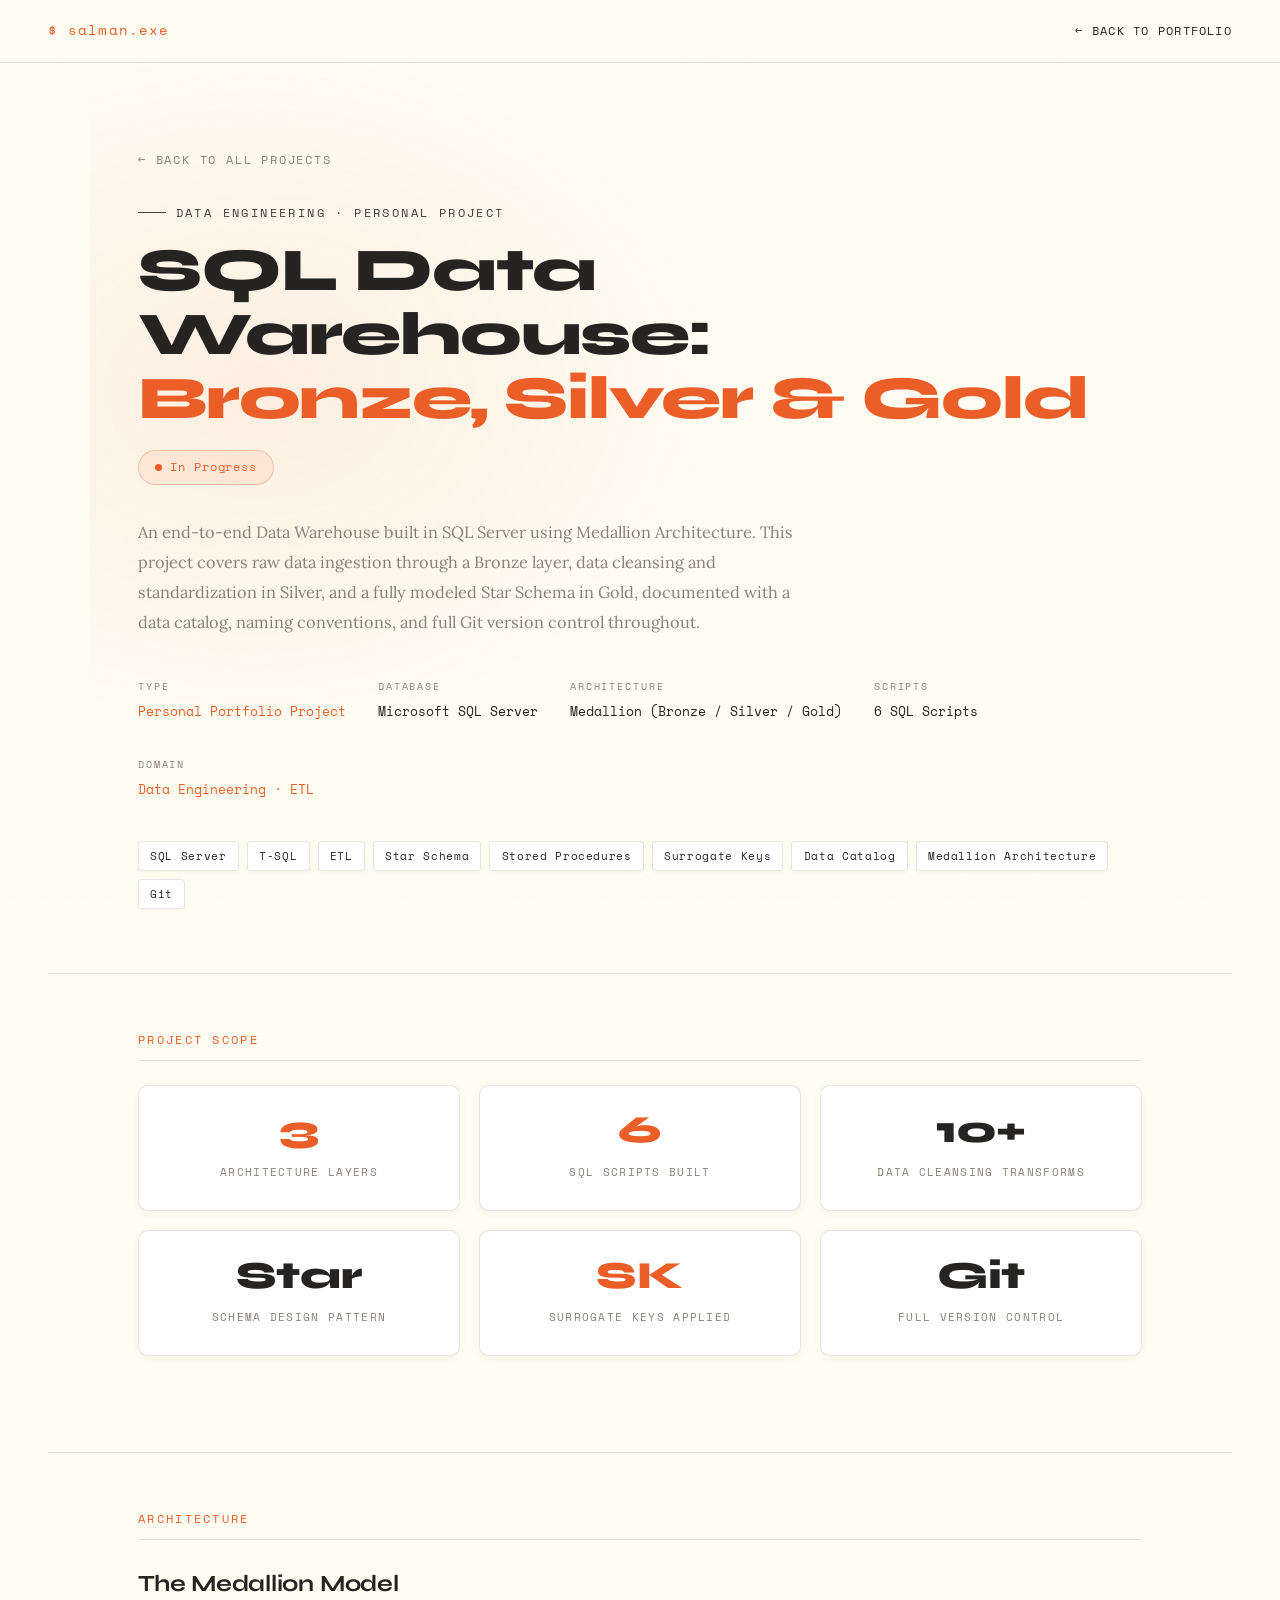
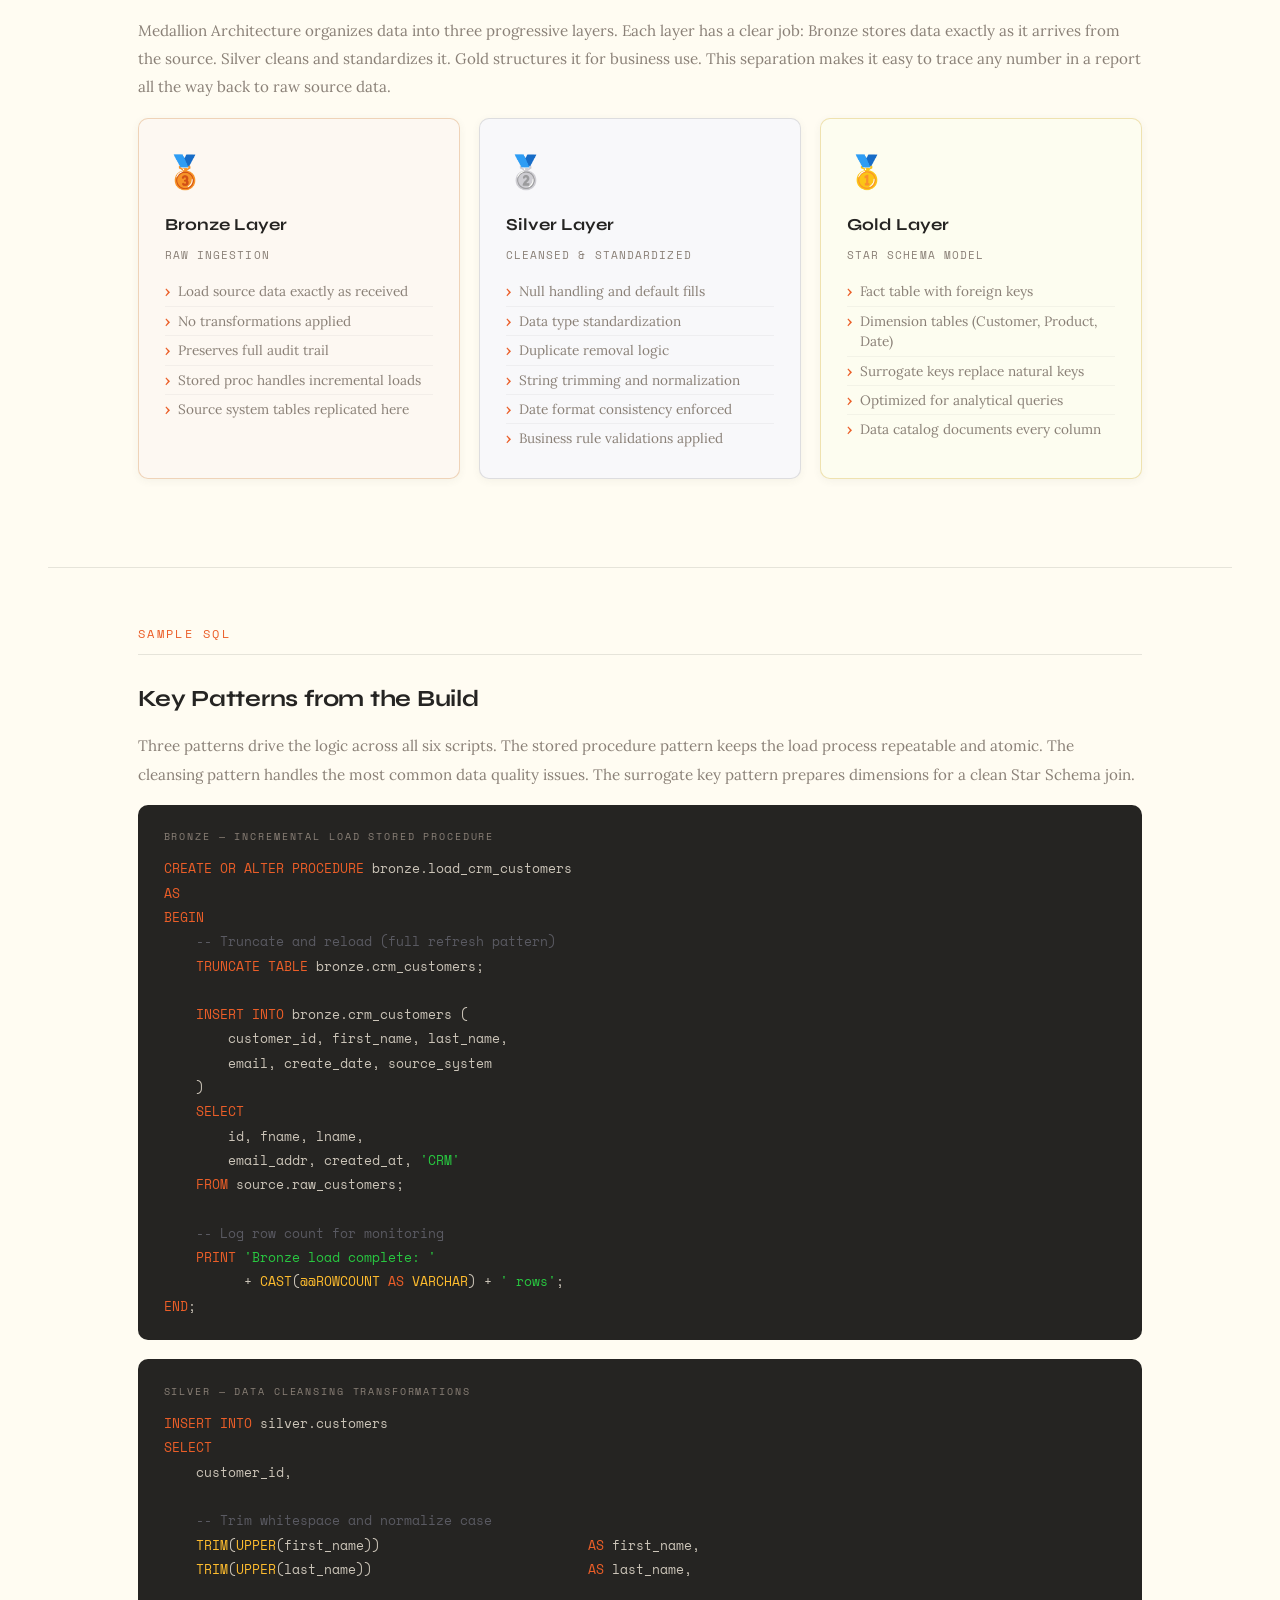
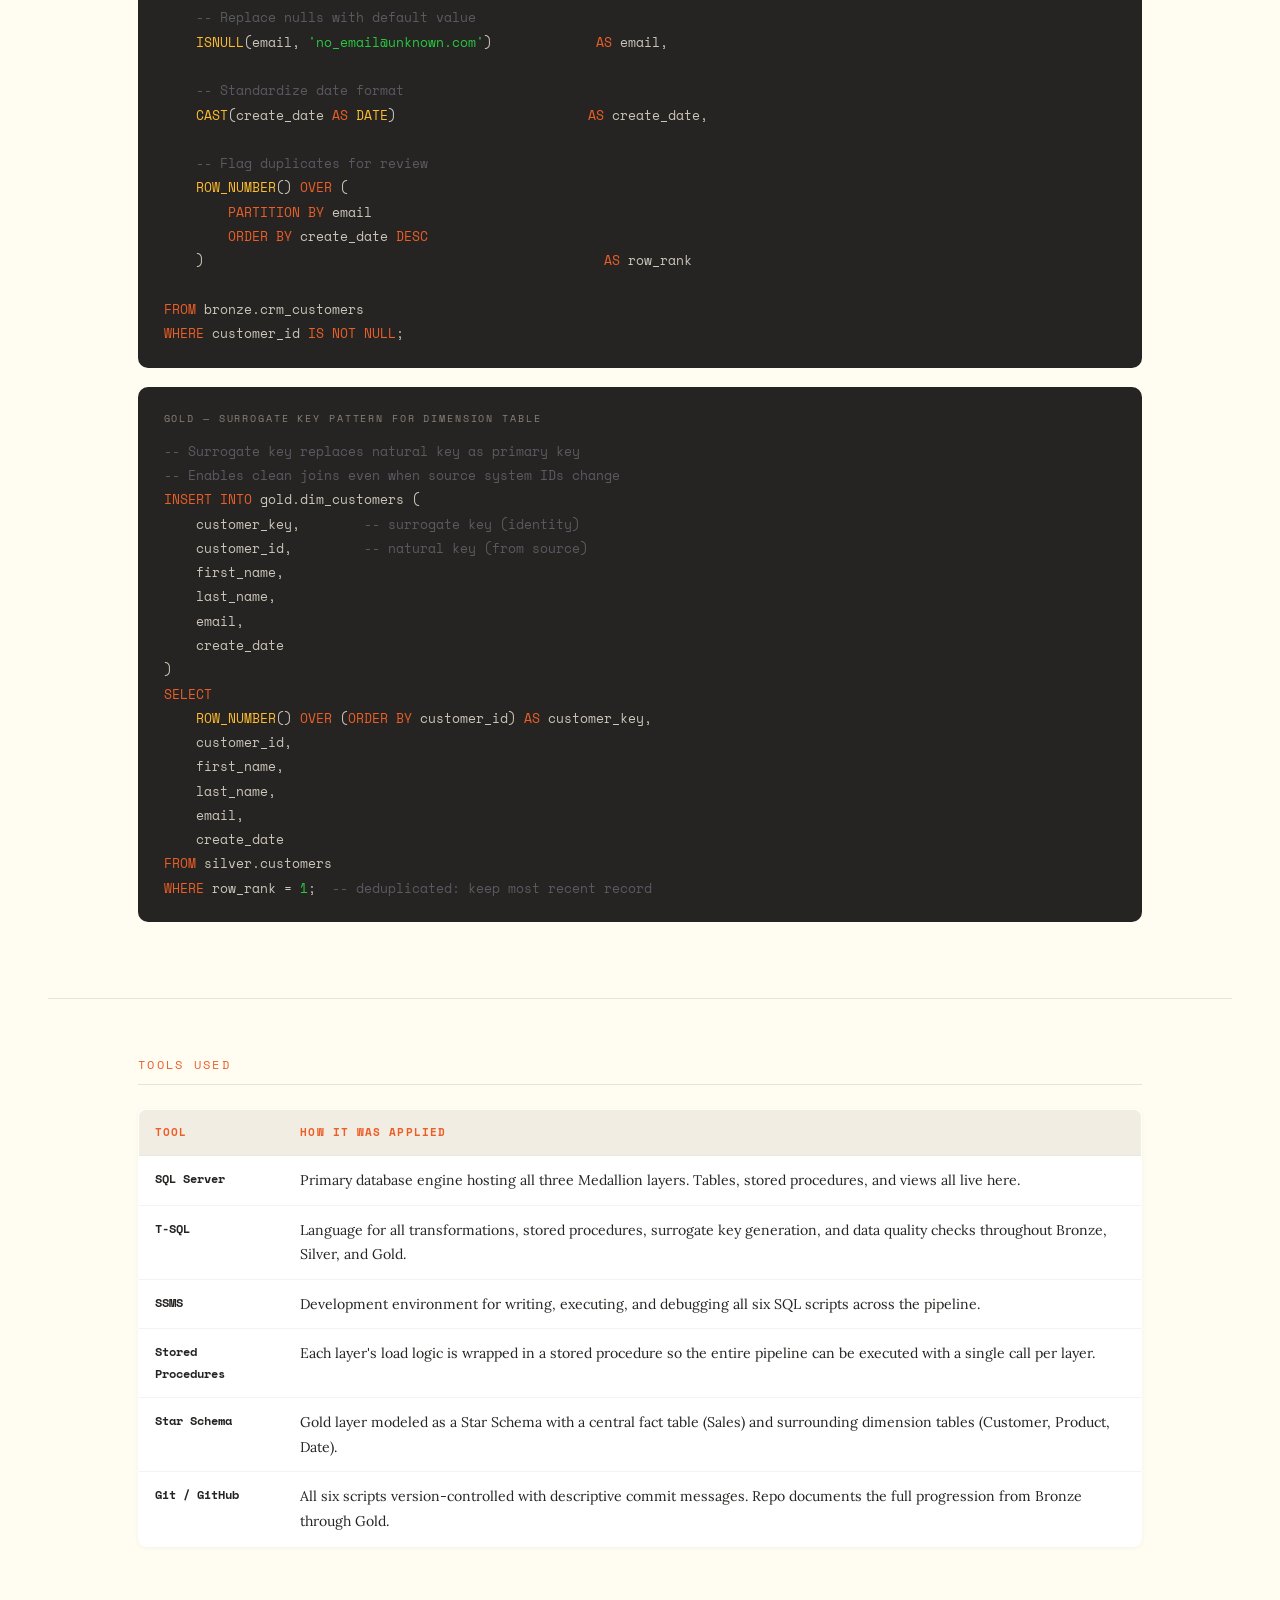
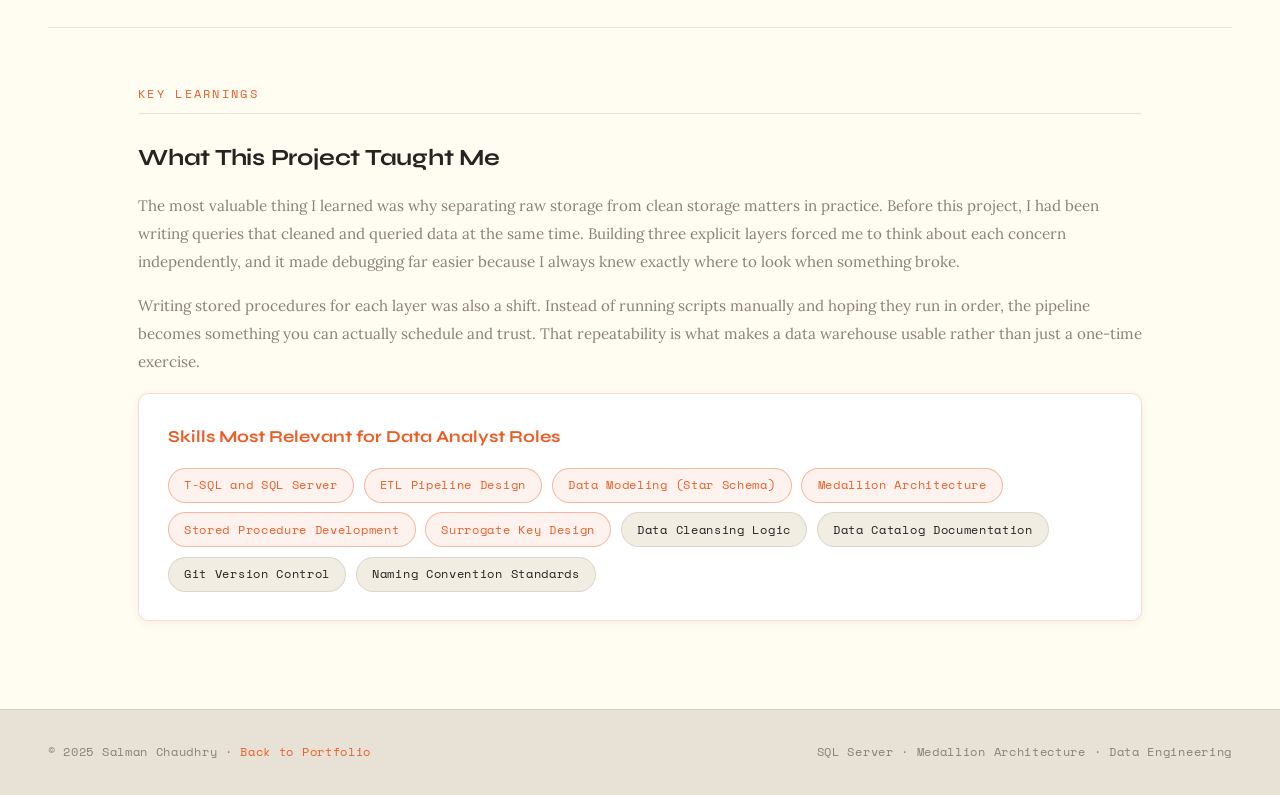
<file: sql-data-warehouse.html>
<!DOCTYPE html>
<html lang="en">
<head>
  <meta charset="UTF-8" />
  <meta name="viewport" content="width=device-width, initial-scale=1.0" />
  <title>SQL Data Warehouse | Salman Chaudhry</title>
  <link rel="preconnect" href="https://fonts.googleapis.com" />
  <link rel="preconnect" href="https://fonts.gstatic.com" crossorigin />
  <link href="https://fonts.googleapis.com/css2?family=Syne:wght@400;600;700;800&family=Space+Mono:wght@400;700&family=Lora:ital,wght@0,400;1,400&display=swap" rel="stylesheet" />
  <style>
    *, *::before, *::after { box-sizing:border-box; margin:0; padding:0; }
    :root {
      --bg:#fffcf2; --surface:#f2ede3; --surface2:#e8e2d6;
      --border:rgba(64,61,57,0.13);
      --amber:#eb5e28; --amber-dim:#c44d1e; --amber-glow:rgba(235,94,40,0.08);
      --dark:#403d39; --text:#252422; --muted:#8a8077;
      --accent-r:#a73e2e;
      --font-head:'Syne',sans-serif; --font-mono:'Space Mono',monospace;
      --font-body:'Lora',serif; --max:1100px; --radius:8px;
    }
    html { scroll-behavior:smooth; }
    body { background:var(--bg); color:var(--text); font-family:var(--font-body); font-size:1rem; line-height:1.75; overflow-x:hidden; }
    ::selection { background:var(--amber); color:#fffcf2; }
    ::-webkit-scrollbar { width:4px; }
    ::-webkit-scrollbar-track { background:var(--surface2); }
    ::-webkit-scrollbar-thumb { background:#ccc5b9; border-radius:2px; }
    body::before { content:''; position:fixed; inset:0; z-index:0; pointer-events:none; background-image:url("data:image/svg+xml,%3Csvg viewBox='0 0 256 256' xmlns='http://www.w3.org/2000/svg'%3E%3Cfilter id='noise'%3E%3CfeTurbulence type='fractalNoise' baseFrequency='0.9' numOctaves='4' stitchTiles='stitch'/%3E%3C/filter%3E%3Crect width='100%25' height='100%25' filter='url(%23noise)' opacity='1'/%3E%3C/svg%3E"); opacity:.018; }

    .reveal { opacity:0; transform:translateY(22px); transition:opacity .65s cubic-bezier(.4,0,.2,1),transform .65s cubic-bezier(.4,0,.2,1); }
    .reveal.visible { opacity:1; transform:none; }

    nav { position:fixed; top:0; left:0; right:0; z-index:100; display:flex; align-items:center; justify-content:space-between; padding:1.2rem 3rem; background:rgba(255,252,242,.94); backdrop-filter:blur(20px); border-bottom:1px solid var(--border); }
    .nav-logo { font-family:var(--font-mono); font-size:.85rem; color:var(--amber); letter-spacing:.08em; text-decoration:none; }
    .nav-back { font-family:var(--font-mono); font-size:.78rem; letter-spacing:.1em; text-transform:uppercase; color:var(--text); text-decoration:none; transition:color .2s; }
    .nav-back:hover { color:var(--amber); }

    .hero { padding:9rem 3rem 4rem; max-width:var(--max); margin:0 auto; position:relative; }
    .hero::before { content:''; position:absolute; top:0; left:0; right:0; height:100%; background:radial-gradient(ellipse 60% 50% at 15% 40%, var(--amber-glow) 0%, transparent 70%); pointer-events:none; z-index:0; }
    .hero > * { position:relative; z-index:1; }
    .back-link { font-family:var(--font-mono); font-size:.75rem; letter-spacing:.15em; text-transform:uppercase; color:var(--muted); text-decoration:none; display:inline-flex; align-items:center; gap:.5rem; margin-bottom:2rem; transition:color .2s; }
    .back-link:hover { color:var(--amber); }
    .eyebrow { font-family:var(--font-mono); font-size:.75rem; letter-spacing:.2em; text-transform:uppercase; color:var(--dark); margin-bottom:1rem; display:flex; align-items:center; gap:.6rem; }
    .eyebrow::before { content:''; display:inline-block; width:28px; height:1px; background:var(--dark); }
    h1 { font-family:var(--font-head); font-size:clamp(2.2rem,5vw,3.8rem); font-weight:800; color:var(--text); line-height:1.05; letter-spacing:-.02em; margin-bottom:1.2rem; }
    h1 span { color:var(--amber); }
    .lead { font-size:1.02rem; color:var(--muted); max-width:680px; line-height:1.85; margin-bottom:2.5rem; }
    .status-badge { display:inline-flex; align-items:center; gap:.5rem; font-family:var(--font-mono); font-size:.72rem; letter-spacing:.08em; padding:.4rem 1rem; border-radius:100px; background:rgba(235,94,40,.08); border:1px solid rgba(235,94,40,.3); color:var(--amber); margin-bottom:2rem; }
    .status-dot { width:7px; height:7px; border-radius:50%; background:var(--amber); animation:pulse 2.4s infinite; }
    @keyframes pulse { 0%{box-shadow:0 0 0 0 rgba(235,94,40,.4)} 70%{box-shadow:0 0 0 6px rgba(235,94,40,0)} 100%{box-shadow:0 0 0 0 rgba(235,94,40,0)} }
    .meta-row { display:flex; gap:2rem; flex-wrap:wrap; margin-bottom:2.5rem; }
    .meta-item .label { font-family:var(--font-mono); font-size:.65rem; letter-spacing:.18em; text-transform:uppercase; color:var(--muted); margin-bottom:.3rem; }
    .meta-item .value { font-family:var(--font-mono); font-size:.82rem; color:var(--text); }
    .meta-item .value.amber { color:var(--amber); }
    .tag-row { display:flex; gap:.5rem; flex-wrap:wrap; }
    .tag { font-family:var(--font-mono); font-size:.68rem; letter-spacing:.06em; padding:.28rem .7rem; border-radius:4px; background:#fff; border:1px solid var(--border); color:var(--text); box-shadow:0 1px 3px rgba(64,61,57,.05); }

    .section { padding:3.5rem 3rem; max-width:var(--max); margin:0 auto; }
    .section-label { font-family:var(--font-mono); font-size:.72rem; letter-spacing:.2em; text-transform:uppercase; color:var(--amber); margin-bottom:1.5rem; padding-bottom:.6rem; border-bottom:1px solid var(--border); }
    hr.div { border:none; border-top:1px solid var(--border); margin:0 3rem; }
    h2.sh { font-family:var(--font-head); font-size:1.45rem; font-weight:700; color:var(--text); margin-bottom:.8rem; letter-spacing:-.01em; }
    p.body { font-size:.95rem; color:var(--muted); line-height:1.85; margin-bottom:1rem; }

    /* MEDALLION FLOW */
    .medallion-flow { display:grid; grid-template-columns:repeat(3,1fr); gap:1.2rem; margin-bottom:2rem; }
    .medal-card { border-radius:10px; padding:1.6rem; border:1px solid; box-shadow:0 2px 8px rgba(64,61,57,.06); transition:transform .2s,box-shadow .2s; }
    .medal-card:hover { transform:translateY(-2px); box-shadow:0 8px 24px rgba(64,61,57,.1); }
    .medal-card.bronze { background:#fdf8f2; border-color:rgba(205,127,50,.3); }
    .medal-card.silver { background:#f8f8fa; border-color:rgba(168,169,173,.35); }
    .medal-card.gold   { background:#fdfdf0; border-color:rgba(212,175,55,.35); }
    .medal-icon { font-size:2rem; margin-bottom:.6rem; display:block; }
    .medal-name { font-family:var(--font-head); font-size:1.05rem; font-weight:700; color:var(--text); margin-bottom:.4rem; }
    .medal-sub { font-family:var(--font-mono); font-size:.68rem; letter-spacing:.1em; text-transform:uppercase; color:var(--muted); margin-bottom:.8rem; }
    .medal-items { list-style:none; }
    .medal-items li { font-size:.85rem; color:var(--muted); padding:.25rem 0; border-bottom:1px solid rgba(64,61,57,.05); display:flex; gap:.5rem; line-height:1.5; }
    .medal-items li:last-child { border-bottom:none; }
    .medal-items li::before { content:'›'; color:var(--amber); font-weight:700; flex-shrink:0; }

    /* IMPACT GRID */
    .impact-grid { display:grid; grid-template-columns:repeat(3,1fr); gap:1.2rem; margin-bottom:2.5rem; }
    .impact-card { background:#fff; border:1px solid var(--border); border-radius:10px; padding:1.6rem; text-align:center; box-shadow:0 2px 8px rgba(64,61,57,.06); transition:transform .2s,box-shadow .2s; }
    .impact-card:hover { transform:translateY(-2px); box-shadow:0 8px 24px rgba(64,61,57,.1); }
    .impact-num { font-family:var(--font-head); font-size:2.4rem; font-weight:800; color:var(--amber); display:block; line-height:1; margin-bottom:.4rem; letter-spacing:-.01em; }
    .impact-num.dark { color:var(--text); }
    .impact-label { font-family:var(--font-mono); font-size:.68rem; letter-spacing:.12em; text-transform:uppercase; color:var(--muted); }

    /* SQL CODE BLOCK */
    .sql-block { background:#252422; border-radius:10px; padding:1.4rem 1.6rem; margin-bottom:1.2rem; overflow-x:auto; }
    .sql-label { font-family:var(--font-mono); font-size:.65rem; letter-spacing:.18em; text-transform:uppercase; color:#8a8077; margin-bottom:.7rem; }
    .sql-code { font-family:var(--font-mono); font-size:.82rem; line-height:1.85; white-space:pre; color:#ccc5b9; }
    .sql-kw { color:#eb5e28; }
    .sql-fn { color:#febc2e; }
    .sql-cm { color:#5a5a62; }
    .sql-str { color:#28c840; }

    /* TOOLS TABLE */
    .tools-table { width:100%; border-collapse:collapse; font-size:.88rem; margin-bottom:1.5rem; border-radius:8px; overflow:hidden; border:1px solid var(--border); background:#fff; box-shadow:0 1px 4px rgba(64,61,57,.05); }
    .tools-table th { background:var(--surface); font-family:var(--font-mono); font-size:.68rem; letter-spacing:.1em; text-transform:uppercase; color:var(--amber); padding:.8rem 1rem; text-align:left; border-bottom:1px solid var(--border); }
    .tools-table td { padding:.75rem 1rem; color:var(--text); border-bottom:1px solid rgba(64,61,57,.06); vertical-align:top; }
    .tools-table tr:last-child td { border-bottom:none; }
    .tools-table tr:hover td { background:var(--surface); }
    .mono { font-family:var(--font-mono); font-size:.78rem; color:var(--amber); font-weight:700; }

    /* SKILLS */
    .skills-highlight { background:#fff; border:1px solid rgba(235,94,40,.22); border-radius:10px; padding:1.8rem; margin-bottom:2rem; box-shadow:0 2px 8px rgba(64,61,57,.07); }
    .skills-highlight h3 { font-family:var(--font-head); font-size:1.05rem; font-weight:700; color:var(--amber); margin-bottom:1rem; }
    .skill-pill-grid { display:flex; flex-wrap:wrap; gap:.6rem; }
    .skill-pill { font-family:var(--font-mono); font-size:.72rem; letter-spacing:.06em; padding:.4rem .95rem; border-radius:100px; border:1px solid; }
    .skill-pill.hot { background:rgba(235,94,40,.08); border-color:rgba(235,94,40,.4); color:var(--amber); }
    .skill-pill.warm { background:var(--surface); border-color:var(--border); color:var(--text); }

    footer { border-top:1px solid var(--border); background:var(--surface2); padding:2rem 3rem; display:flex; justify-content:space-between; align-items:center; font-family:var(--font-mono); font-size:.72rem; color:var(--muted); letter-spacing:.06em; }
    footer a { color:var(--amber); text-decoration:none; }

    @media(max-width:768px) {
      nav { padding:1rem 1.5rem; }
      .hero, .section { padding-left:1.5rem; padding-right:1.5rem; }
      .medallion-flow { grid-template-columns:1fr; }
      .impact-grid { grid-template-columns:1fr 1fr; }
      hr.div { margin:0 1.5rem; }
      footer { flex-direction:column; gap:.5rem; text-align:center; }
    }
  </style>
</head>
<body>

<nav>
  <a href="index.html" class="nav-logo">$ salman.exe</a>
  <a href="index.html" class="nav-back">← Back to Portfolio</a>
</nav>

<!-- HERO -->
<div class="hero">
  <a href="index.html" class="back-link">← Back to all projects</a>
  <p class="eyebrow">Data Engineering · Personal Project</p>
  <h1>SQL Data Warehouse:<br><span>Bronze, Silver & Gold</span></h1>
  <div class="status-badge"><span class="status-dot"></span> In Progress</div>
  <p class="lead">An end-to-end Data Warehouse built in SQL Server using Medallion Architecture. This project covers raw data ingestion through a Bronze layer, data cleansing and standardization in Silver, and a fully modeled Star Schema in Gold, documented with a data catalog, naming conventions, and full Git version control throughout.</p>

  <div class="meta-row">
    <div class="meta-item"><p class="label">Type</p><p class="value amber">Personal Portfolio Project</p></div>
    <div class="meta-item"><p class="label">Database</p><p class="value">Microsoft SQL Server</p></div>
    <div class="meta-item"><p class="label">Architecture</p><p class="value">Medallion (Bronze / Silver / Gold)</p></div>
    <div class="meta-item"><p class="label">Scripts</p><p class="value">6 SQL Scripts</p></div>
    <div class="meta-item"><p class="label">Domain</p><p class="value amber">Data Engineering · ETL</p></div>
  </div>

  <div class="tag-row">
    <span class="tag">SQL Server</span><span class="tag">T-SQL</span><span class="tag">ETL</span>
    <span class="tag">Star Schema</span><span class="tag">Stored Procedures</span><span class="tag">Surrogate Keys</span>
    <span class="tag">Data Catalog</span><span class="tag">Medallion Architecture</span><span class="tag">Git</span>
  </div>
</div>

<hr class="div" />

<!-- IMPACT -->
<div class="section reveal">
  <p class="section-label">Project Scope</p>
  <div class="impact-grid">
    <div class="impact-card">
      <span class="impact-num">3</span>
      <span class="impact-label">Architecture Layers</span>
    </div>
    <div class="impact-card">
      <span class="impact-num">6</span>
      <span class="impact-label">SQL Scripts Built</span>
    </div>
    <div class="impact-card">
      <span class="impact-num dark">10+</span>
      <span class="impact-label">Data Cleansing Transforms</span>
    </div>
    <div class="impact-card">
      <span class="impact-num dark">Star</span>
      <span class="impact-label">Schema Design Pattern</span>
    </div>
    <div class="impact-card">
      <span class="impact-num">SK</span>
      <span class="impact-label">Surrogate Keys Applied</span>
    </div>
    <div class="impact-card">
      <span class="impact-num dark">Git</span>
      <span class="impact-label">Full Version Control</span>
    </div>
  </div>
</div>

<hr class="div" />

<!-- MEDALLION LAYERS -->
<div class="section reveal">
  <p class="section-label">Architecture</p>
  <h2 class="sh">The Medallion Model</h2>
  <p class="body">Medallion Architecture organizes data into three progressive layers. Each layer has a clear job: Bronze stores data exactly as it arrives from the source. Silver cleans and standardizes it. Gold structures it for business use. This separation makes it easy to trace any number in a report all the way back to raw source data.</p>

  <div class="medallion-flow">
    <div class="medal-card bronze">
      <span class="medal-icon">🥉</span>
      <p class="medal-name">Bronze Layer</p>
      <p class="medal-sub">Raw Ingestion</p>
      <ul class="medal-items">
        <li>Load source data exactly as received</li>
        <li>No transformations applied</li>
        <li>Preserves full audit trail</li>
        <li>Stored proc handles incremental loads</li>
        <li>Source system tables replicated here</li>
      </ul>
    </div>
    <div class="medal-card silver">
      <span class="medal-icon">🥈</span>
      <p class="medal-name">Silver Layer</p>
      <p class="medal-sub">Cleansed & Standardized</p>
      <ul class="medal-items">
        <li>Null handling and default fills</li>
        <li>Data type standardization</li>
        <li>Duplicate removal logic</li>
        <li>String trimming and normalization</li>
        <li>Date format consistency enforced</li>
        <li>Business rule validations applied</li>
      </ul>
    </div>
    <div class="medal-card gold">
      <span class="medal-icon">🥇</span>
      <p class="medal-name">Gold Layer</p>
      <p class="medal-sub">Star Schema Model</p>
      <ul class="medal-items">
        <li>Fact table with foreign keys</li>
        <li>Dimension tables (Customer, Product, Date)</li>
        <li>Surrogate keys replace natural keys</li>
        <li>Optimized for analytical queries</li>
        <li>Data catalog documents every column</li>
      </ul>
    </div>
  </div>
</div>

<hr class="div" />

<!-- SQL EXAMPLES -->
<div class="section reveal">
  <p class="section-label">Sample SQL</p>
  <h2 class="sh">Key Patterns from the Build</h2>
  <p class="body">Three patterns drive the logic across all six scripts. The stored procedure pattern keeps the load process repeatable and atomic. The cleansing pattern handles the most common data quality issues. The surrogate key pattern prepares dimensions for a clean Star Schema join.</p>

  <div class="sql-block">
    <p class="sql-label">Bronze — Incremental Load Stored Procedure</p>
    <pre class="sql-code"><span class="sql-kw">CREATE OR ALTER PROCEDURE</span> bronze.load_crm_customers
<span class="sql-kw">AS</span>
<span class="sql-kw">BEGIN</span>
    <span class="sql-cm">-- Truncate and reload (full refresh pattern)</span>
    <span class="sql-kw">TRUNCATE TABLE</span> bronze.crm_customers;

    <span class="sql-kw">INSERT INTO</span> bronze.crm_customers (
        customer_id, first_name, last_name,
        email, create_date, source_system
    )
    <span class="sql-kw">SELECT</span>
        id, fname, lname,
        email_addr, created_at, <span class="sql-str">'CRM'</span>
    <span class="sql-kw">FROM</span> source.raw_customers;

    <span class="sql-cm">-- Log row count for monitoring</span>
    <span class="sql-kw">PRINT</span> <span class="sql-str">'Bronze load complete: '</span>
          + <span class="sql-fn">CAST</span>(<span class="sql-fn">@@ROWCOUNT</span> <span class="sql-kw">AS</span> <span class="sql-fn">VARCHAR</span>) + <span class="sql-str">' rows'</span>;
<span class="sql-kw">END</span>;</pre>
  </div>

  <div class="sql-block">
    <p class="sql-label">Silver — Data Cleansing Transformations</p>
    <pre class="sql-code"><span class="sql-kw">INSERT INTO</span> silver.customers
<span class="sql-kw">SELECT</span>
    customer_id,

    <span class="sql-cm">-- Trim whitespace and normalize case</span>
    <span class="sql-fn">TRIM</span>(<span class="sql-fn">UPPER</span>(first_name))                          <span class="sql-kw">AS</span> first_name,
    <span class="sql-fn">TRIM</span>(<span class="sql-fn">UPPER</span>(last_name))                           <span class="sql-kw">AS</span> last_name,

    <span class="sql-cm">-- Replace nulls with default value</span>
    <span class="sql-fn">ISNULL</span>(email, <span class="sql-str">'no_email@unknown.com'</span>)             <span class="sql-kw">AS</span> email,

    <span class="sql-cm">-- Standardize date format</span>
    <span class="sql-fn">CAST</span>(create_date <span class="sql-kw">AS</span> <span class="sql-fn">DATE</span>)                        <span class="sql-kw">AS</span> create_date,

    <span class="sql-cm">-- Flag duplicates for review</span>
    <span class="sql-fn">ROW_NUMBER</span>() <span class="sql-kw">OVER</span> (
        <span class="sql-kw">PARTITION BY</span> email
        <span class="sql-kw">ORDER BY</span> create_date <span class="sql-kw">DESC</span>
    )                                                  <span class="sql-kw">AS</span> row_rank

<span class="sql-kw">FROM</span> bronze.crm_customers
<span class="sql-kw">WHERE</span> customer_id <span class="sql-kw">IS NOT NULL</span>;</pre>
  </div>

  <div class="sql-block">
    <p class="sql-label">Gold — Surrogate Key Pattern for Dimension Table</p>
    <pre class="sql-code"><span class="sql-cm">-- Surrogate key replaces natural key as primary key
-- Enables clean joins even when source system IDs change</span>
<span class="sql-kw">INSERT INTO</span> gold.dim_customers (
    customer_key,        <span class="sql-cm">-- surrogate key (identity)</span>
    customer_id,         <span class="sql-cm">-- natural key (from source)</span>
    first_name,
    last_name,
    email,
    create_date
)
<span class="sql-kw">SELECT</span>
    <span class="sql-fn">ROW_NUMBER</span>() <span class="sql-kw">OVER</span> (<span class="sql-kw">ORDER BY</span> customer_id) <span class="sql-kw">AS</span> customer_key,
    customer_id,
    first_name,
    last_name,
    email,
    create_date
<span class="sql-kw">FROM</span> silver.customers
<span class="sql-kw">WHERE</span> row_rank = <span class="sql-str">1</span>;  <span class="sql-cm">-- deduplicated: keep most recent record</span></pre>
  </div>
</div>

<hr class="div" />

<!-- TOOLS TABLE -->
<div class="section reveal">
  <p class="section-label">Tools Used</p>
  <table class="tools-table">
    <thead><tr><th>Tool</th><th>How It Was Applied</th></tr></thead>
    <tbody>
      <tr><td class="mono">SQL Server</td><td>Primary database engine hosting all three Medallion layers. Tables, stored procedures, and views all live here.</td></tr>
      <tr><td class="mono">T-SQL</td><td>Language for all transformations, stored procedures, surrogate key generation, and data quality checks throughout Bronze, Silver, and Gold.</td></tr>
      <tr><td class="mono">SSMS</td><td>Development environment for writing, executing, and debugging all six SQL scripts across the pipeline.</td></tr>
      <tr><td class="mono">Stored Procedures</td><td>Each layer's load logic is wrapped in a stored procedure so the entire pipeline can be executed with a single call per layer.</td></tr>
      <tr><td class="mono">Star Schema</td><td>Gold layer modeled as a Star Schema with a central fact table (Sales) and surrounding dimension tables (Customer, Product, Date).</td></tr>
      <tr><td class="mono">Git / GitHub</td><td>All six scripts version-controlled with descriptive commit messages. Repo documents the full progression from Bronze through Gold.</td></tr>
    </tbody>
  </table>
</div>

<hr class="div" />

<!-- KEY LEARNINGS -->
<div class="section reveal">
  <p class="section-label">Key Learnings</p>
  <h2 class="sh">What This Project Taught Me</h2>
  <p class="body">The most valuable thing I learned was why separating raw storage from clean storage matters in practice. Before this project, I had been writing queries that cleaned and queried data at the same time. Building three explicit layers forced me to think about each concern independently, and it made debugging far easier because I always knew exactly where to look when something broke.</p>
  <p class="body">Writing stored procedures for each layer was also a shift. Instead of running scripts manually and hoping they run in order, the pipeline becomes something you can actually schedule and trust. That repeatability is what makes a data warehouse usable rather than just a one-time exercise.</p>

  <div class="skills-highlight">
    <h3>Skills Most Relevant for Data Analyst Roles</h3>
    <div class="skill-pill-grid">
      <span class="skill-pill hot">T-SQL and SQL Server</span>
      <span class="skill-pill hot">ETL Pipeline Design</span>
      <span class="skill-pill hot">Data Modeling (Star Schema)</span>
      <span class="skill-pill hot">Medallion Architecture</span>
      <span class="skill-pill hot">Stored Procedure Development</span>
      <span class="skill-pill hot">Surrogate Key Design</span>
      <span class="skill-pill warm">Data Cleansing Logic</span>
      <span class="skill-pill warm">Data Catalog Documentation</span>
      <span class="skill-pill warm">Git Version Control</span>
      <span class="skill-pill warm">Naming Convention Standards</span>
    </div>
  </div>
</div>

<footer>
  <span>© 2025 Salman Chaudhry · <a href="index.html">Back to Portfolio</a></span>
  <span>SQL Server · Medallion Architecture · Data Engineering</span>
</footer>

<script>
  const obs = new IntersectionObserver((entries) => {
    entries.forEach(e => { if(e.isIntersecting){ e.target.classList.add('visible'); obs.unobserve(e.target); } });
  }, { threshold:0.1, rootMargin:'0px 0px -40px 0px' });
  document.querySelectorAll('.reveal').forEach(el => obs.observe(el));
</script>
</body>
</html>
</file>
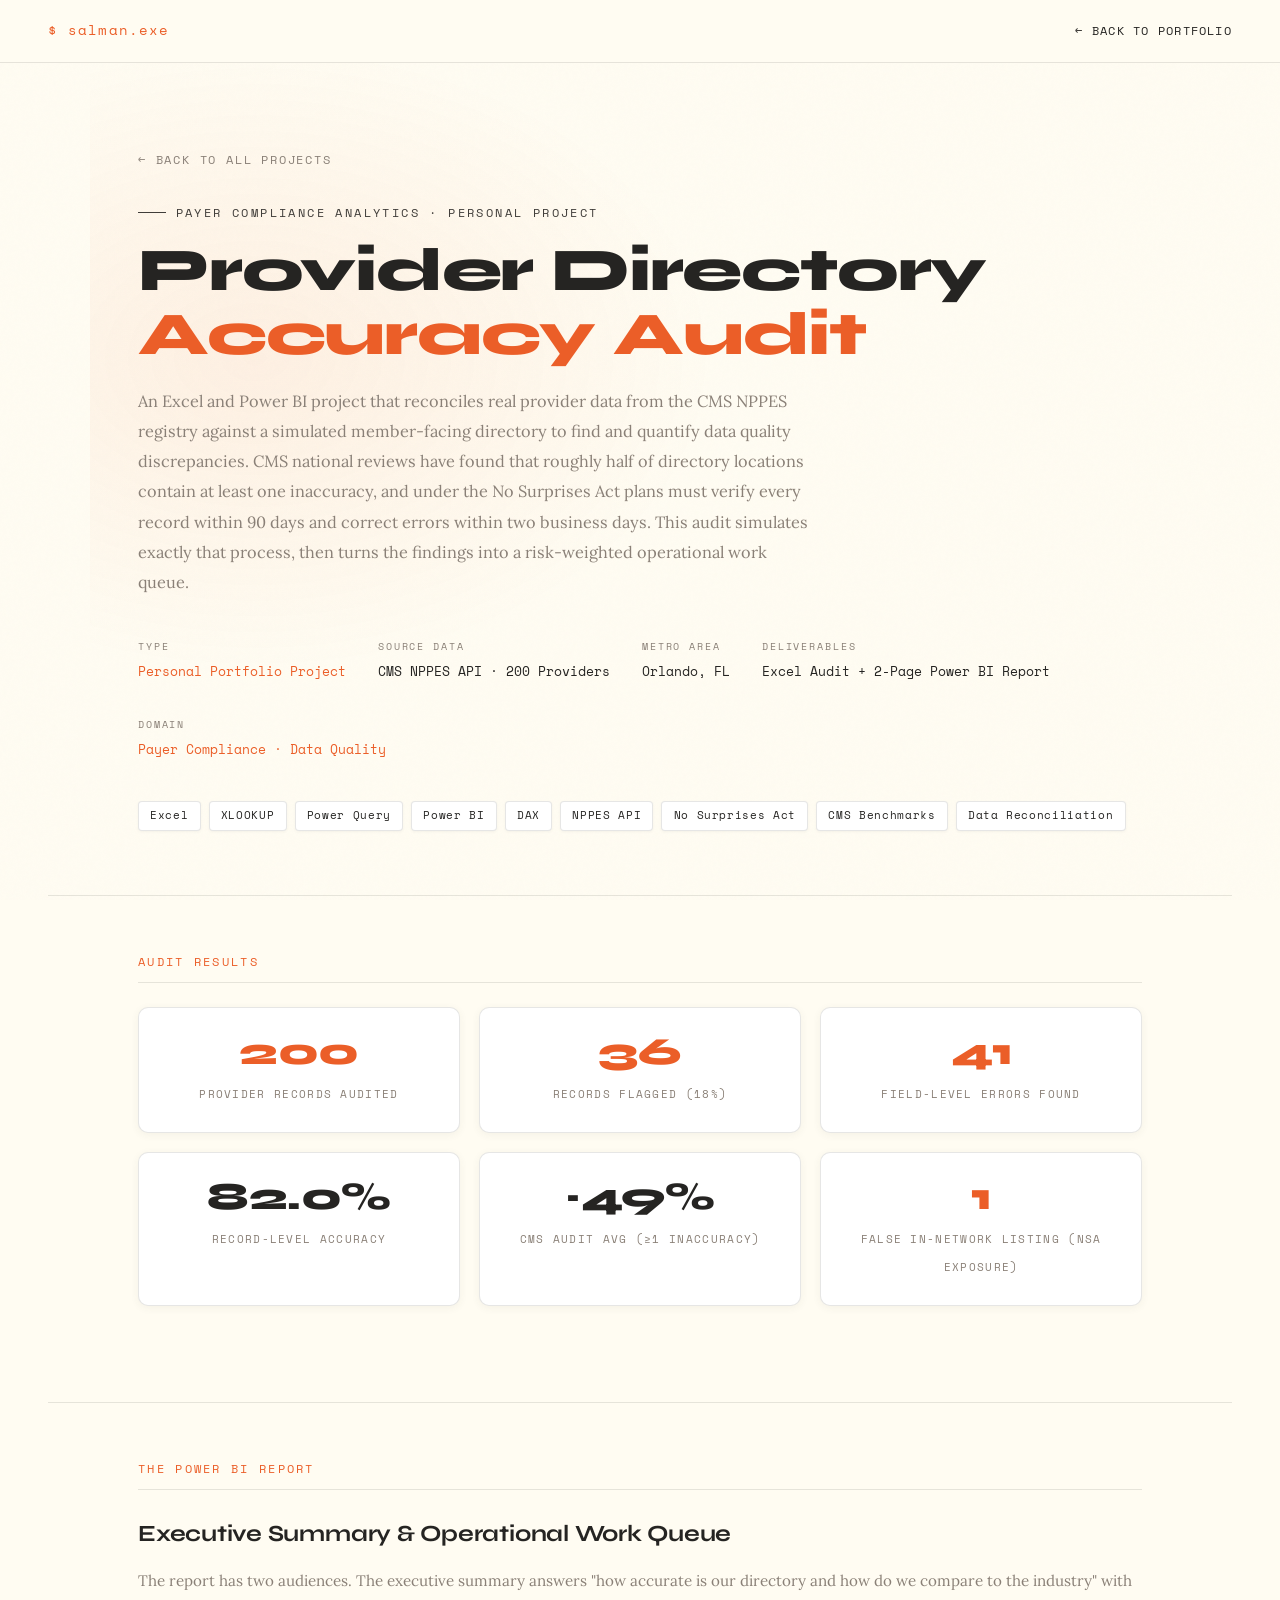
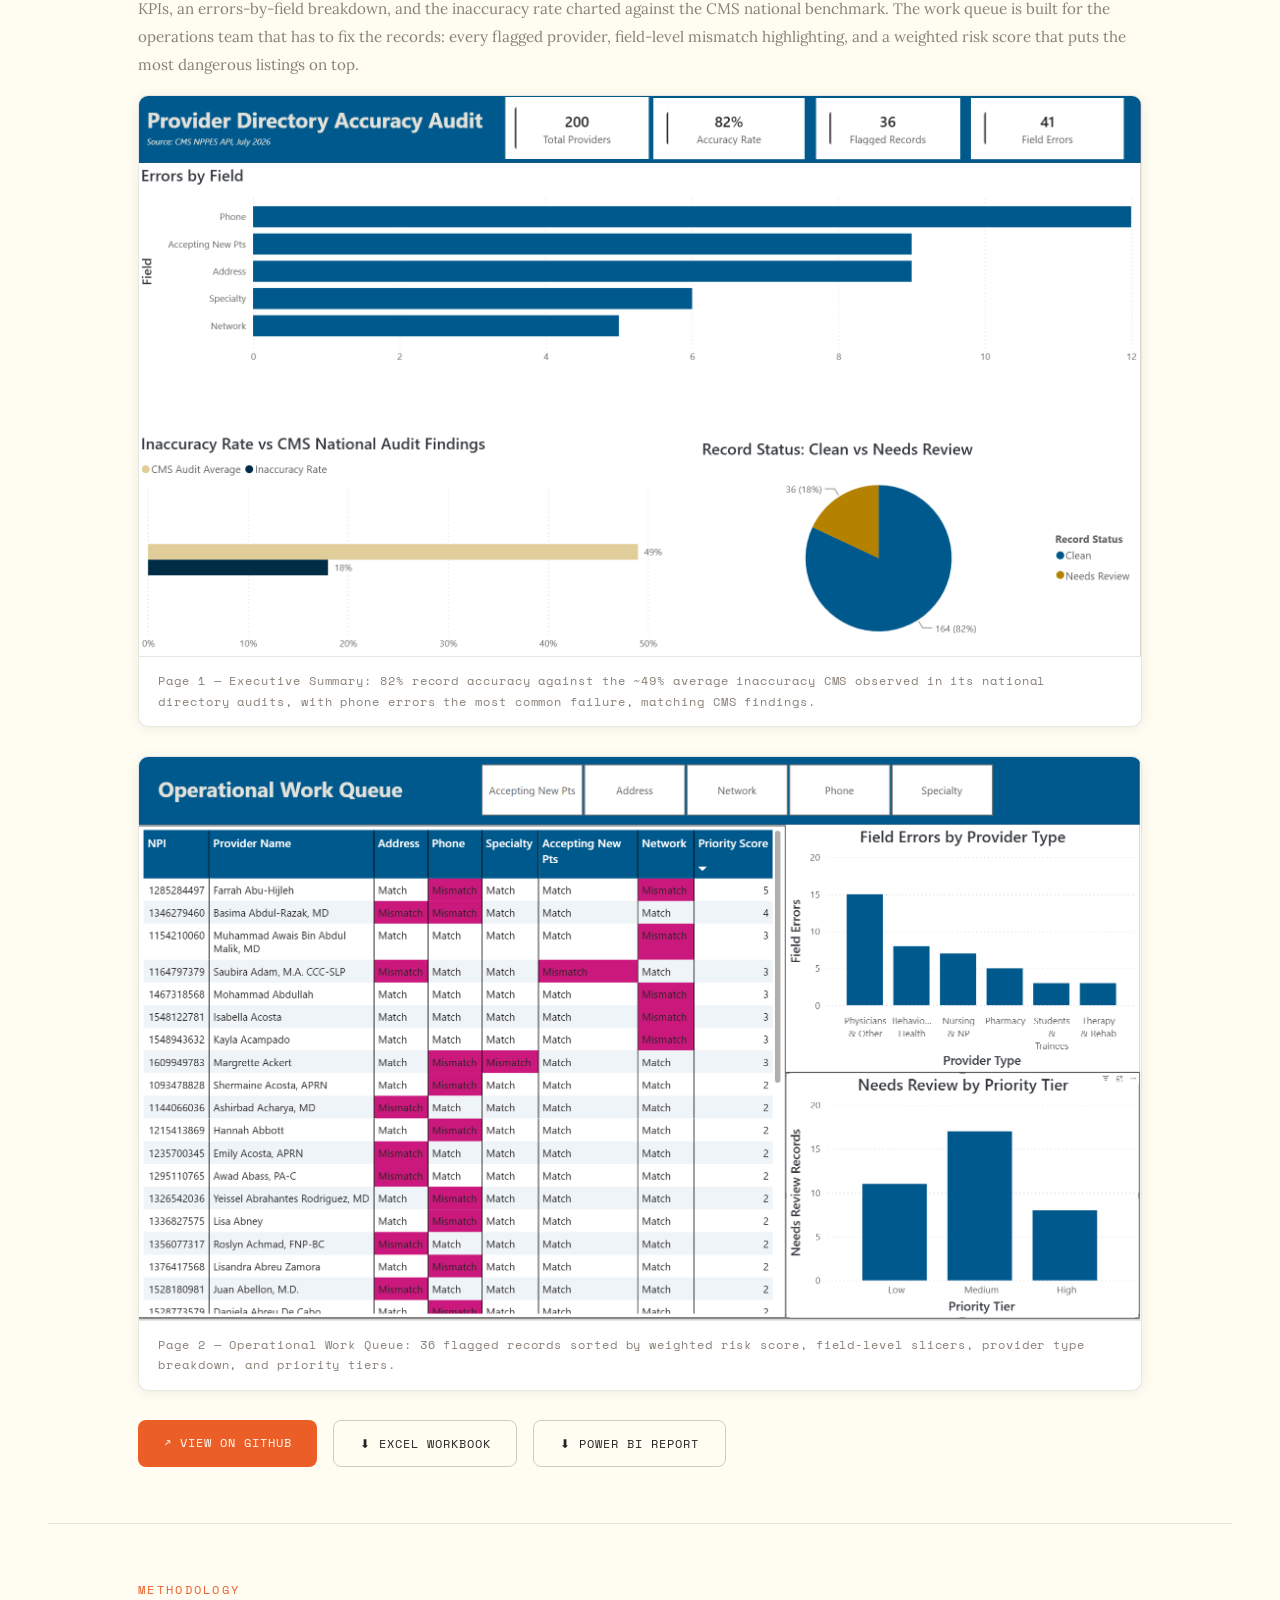
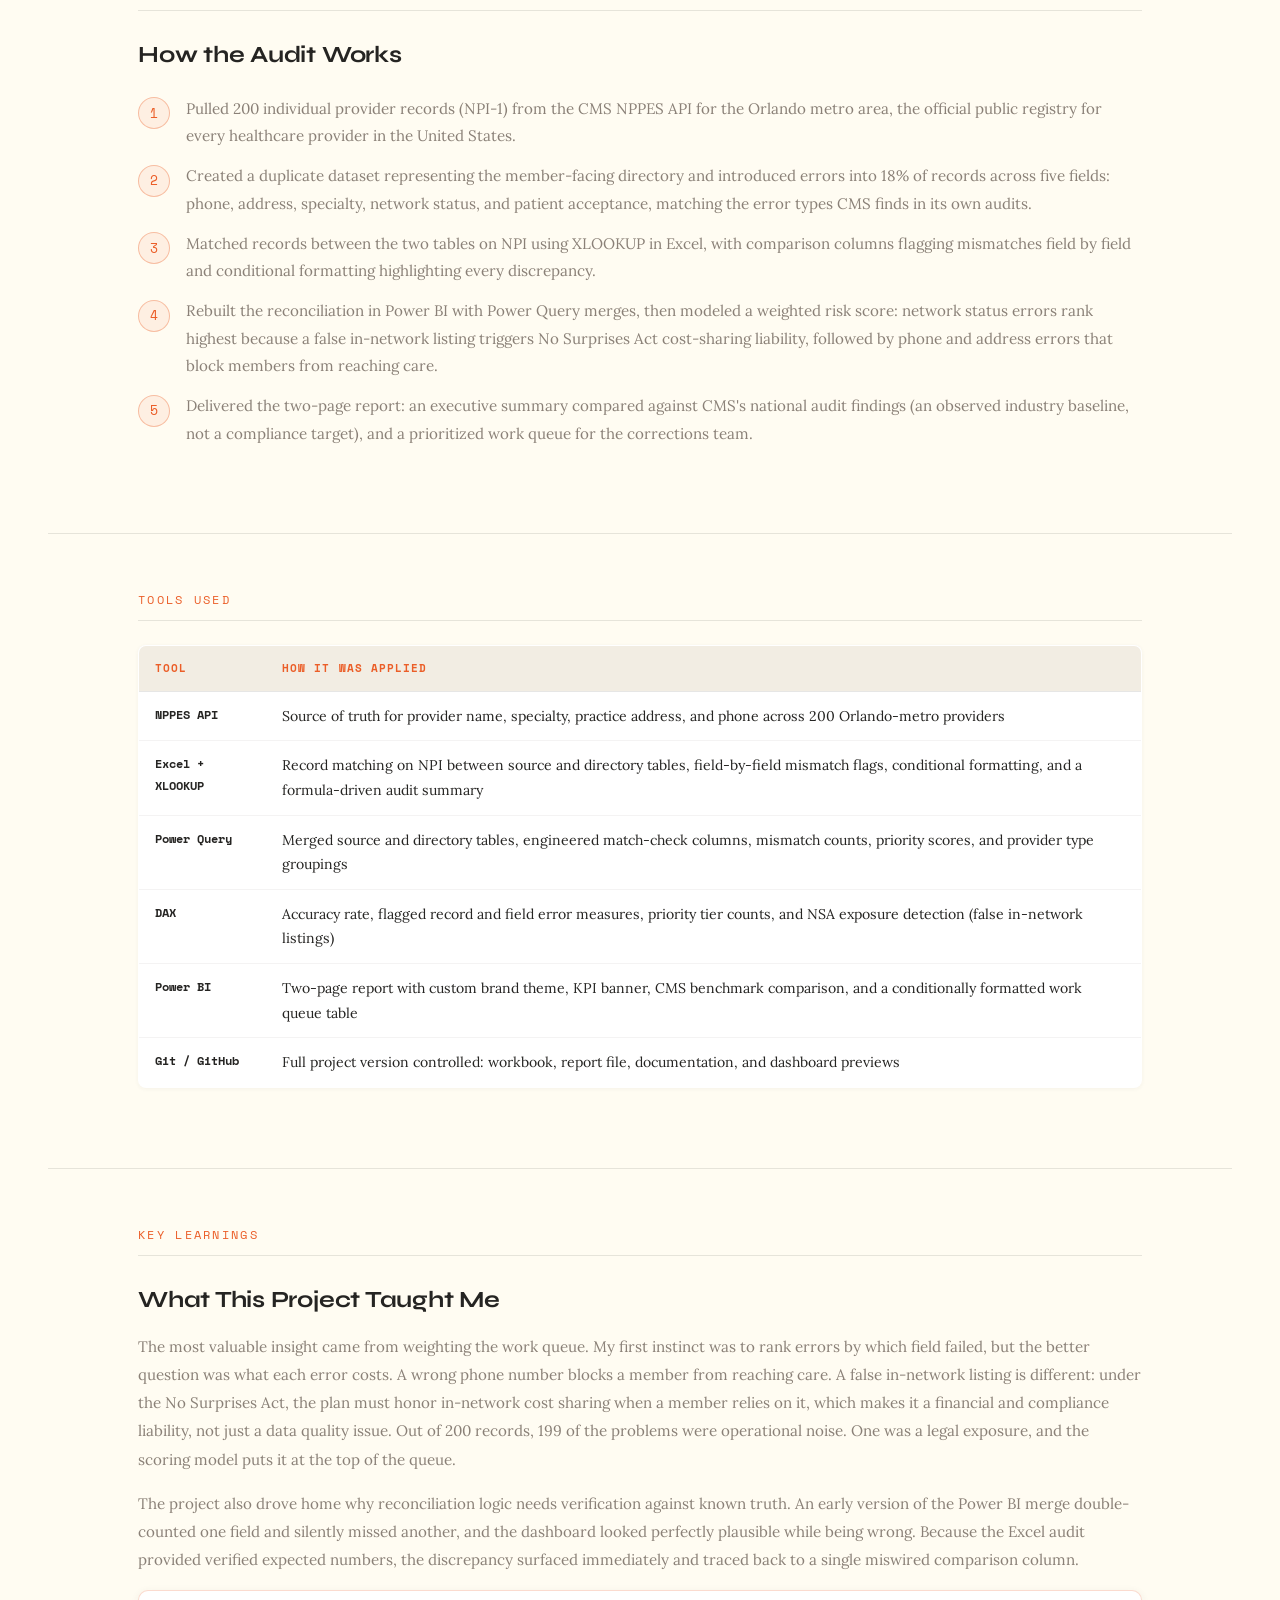
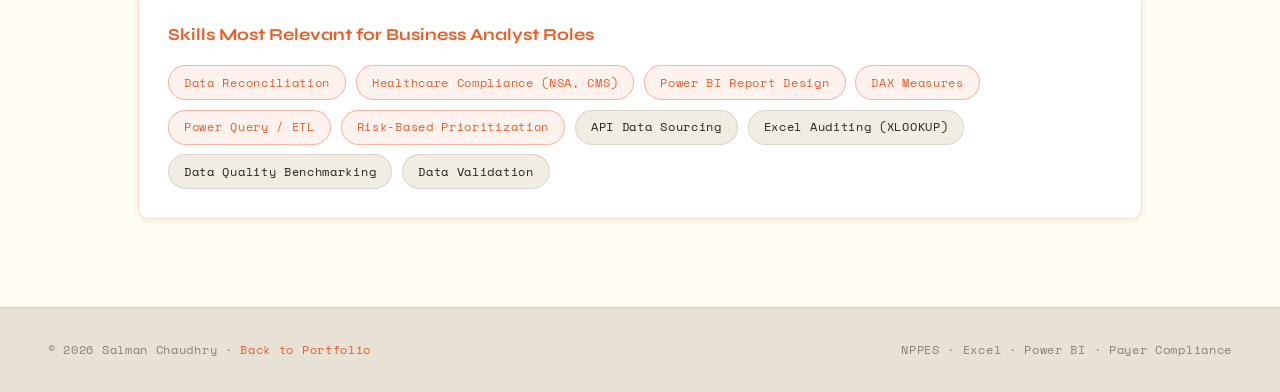
<file: projects/provider-directory-audit.html>
<!DOCTYPE html>
<html lang="en">
<head>
  <meta charset="UTF-8" />
  <meta name="viewport" content="width=device-width, initial-scale=1.0" />
  <title>Provider Directory Accuracy Audit | Salman Chaudhry</title>
  <link rel="preconnect" href="https://fonts.googleapis.com" />
  <link rel="preconnect" href="https://fonts.gstatic.com" crossorigin />
  <link href="https://fonts.googleapis.com/css2?family=Syne:wght@400;600;700;800&family=Space+Mono:wght@400;700&family=Lora:ital,wght@0,400;1,400&display=swap" rel="stylesheet" />
  <style>
    *, *::before, *::after { box-sizing:border-box; margin:0; padding:0; }
    :root {
      --bg:#fffcf2; --surface:#f2ede3; --surface2:#e8e2d6;
      --border:rgba(64,61,57,0.13);
      --amber:#eb5e28; --amber-dim:#c44d1e; --amber-glow:rgba(235,94,40,0.08);
      --dark:#403d39; --text:#252422; --muted:#8a8077;
      --font-head:'Syne',sans-serif; --font-mono:'Space Mono',monospace;
      --font-body:'Lora',serif; --max:1100px; --radius:8px;
    }
    html { scroll-behavior:smooth; }
    body { background:var(--bg); color:var(--text); font-family:var(--font-body); font-size:1rem; line-height:1.75; overflow-x:hidden; }
    ::selection { background:var(--amber); color:#fffcf2; }
    ::-webkit-scrollbar { width:4px; }
    ::-webkit-scrollbar-track { background:var(--surface2); }
    ::-webkit-scrollbar-thumb { background:#ccc5b9; border-radius:2px; }
    body::before { content:''; position:fixed; inset:0; z-index:0; pointer-events:none; background-image:url("data:image/svg+xml,%3Csvg viewBox='0 0 256 256' xmlns='http://www.w3.org/2000/svg'%3E%3Cfilter id='noise'%3E%3CfeTurbulence type='fractalNoise' baseFrequency='0.9' numOctaves='4' stitchTiles='stitch'/%3E%3C/filter%3E%3Crect width='100%25' height='100%25' filter='url(%23noise)' opacity='1'/%3E%3C/svg%3E"); opacity:.018; }

    .reveal { opacity:0; transform:translateY(22px); transition:opacity .65s cubic-bezier(.4,0,.2,1),transform .65s cubic-bezier(.4,0,.2,1); }
    .reveal.visible { opacity:1; transform:none; }

    nav { position:fixed; top:0; left:0; right:0; z-index:100; display:flex; align-items:center; justify-content:space-between; padding:1.2rem 3rem; background:rgba(255,252,242,.94); backdrop-filter:blur(20px); border-bottom:1px solid var(--border); }
    .nav-logo { font-family:var(--font-mono); font-size:.85rem; color:var(--amber); letter-spacing:.08em; text-decoration:none; }
    .nav-back { font-family:var(--font-mono); font-size:.78rem; letter-spacing:.1em; text-transform:uppercase; color:var(--text); text-decoration:none; transition:color .2s; }
    .nav-back:hover { color:var(--amber); }

    .hero { padding:9rem 3rem 4rem; max-width:var(--max); margin:0 auto; position:relative; }
    .hero::before { content:''; position:absolute; top:0; left:0; right:0; height:100%; background:radial-gradient(ellipse 60% 50% at 15% 40%, var(--amber-glow) 0%, transparent 70%); pointer-events:none; z-index:0; }
    .hero > * { position:relative; z-index:1; }
    .back-link { font-family:var(--font-mono); font-size:.75rem; letter-spacing:.15em; text-transform:uppercase; color:var(--muted); text-decoration:none; display:inline-flex; align-items:center; gap:.5rem; margin-bottom:2rem; transition:color .2s; }
    .back-link:hover { color:var(--amber); }
    .eyebrow { font-family:var(--font-mono); font-size:.75rem; letter-spacing:.2em; text-transform:uppercase; color:var(--dark); margin-bottom:1rem; display:flex; align-items:center; gap:.6rem; }
    .eyebrow::before { content:''; display:inline-block; width:28px; height:1px; background:var(--dark); }
    h1 { font-family:var(--font-head); font-size:clamp(2.2rem,5vw,3.8rem); font-weight:800; color:var(--text); line-height:1.05; letter-spacing:-.02em; margin-bottom:1.2rem; }
    h1 span { color:var(--amber); }
    .lead { font-size:1.02rem; color:var(--muted); max-width:680px; line-height:1.85; margin-bottom:2.5rem; }
    .meta-row { display:flex; gap:2rem; flex-wrap:wrap; margin-bottom:2.5rem; }
    .meta-item .label { font-family:var(--font-mono); font-size:.65rem; letter-spacing:.18em; text-transform:uppercase; color:var(--muted); margin-bottom:.3rem; }
    .meta-item .value { font-family:var(--font-mono); font-size:.82rem; color:var(--text); }
    .meta-item .value.amber { color:var(--amber); }
    .tag-row { display:flex; gap:.5rem; flex-wrap:wrap; }
    .tag { font-family:var(--font-mono); font-size:.68rem; letter-spacing:.06em; padding:.28rem .7rem; border-radius:4px; background:#fff; border:1px solid var(--border); color:var(--text); box-shadow:0 1px 3px rgba(64,61,57,.05); }

    .section { padding:3.5rem 3rem; max-width:var(--max); margin:0 auto; }
    .section-label { font-family:var(--font-mono); font-size:.72rem; letter-spacing:.2em; text-transform:uppercase; color:var(--amber); margin-bottom:1.5rem; padding-bottom:.6rem; border-bottom:1px solid var(--border); }
    hr.div { border:none; border-top:1px solid var(--border); margin:0 3rem; }
    h2.sh { font-family:var(--font-head); font-size:1.45rem; font-weight:700; color:var(--text); margin-bottom:.8rem; letter-spacing:-.01em; }
    p.body { font-size:.95rem; color:var(--muted); line-height:1.85; margin-bottom:1rem; }

    .impact-grid { display:grid; grid-template-columns:repeat(3,1fr); gap:1.2rem; margin-bottom:2.5rem; }
    .impact-card { background:#fff; border:1px solid var(--border); border-radius:10px; padding:1.6rem; text-align:center; box-shadow:0 2px 8px rgba(64,61,57,.06); transition:transform .2s,box-shadow .2s; }
    .impact-card:hover { transform:translateY(-2px); box-shadow:0 8px 24px rgba(64,61,57,.1); }
    .impact-num { font-family:var(--font-head); font-size:2.4rem; font-weight:800; color:var(--amber); display:block; line-height:1; margin-bottom:.4rem; letter-spacing:-.01em; }
    .impact-num.dark { color:var(--text); }
    .impact-label { font-family:var(--font-mono); font-size:.68rem; letter-spacing:.12em; text-transform:uppercase; color:var(--muted); }

    .shot-card { background:#fff; border:1px solid var(--border); border-radius:10px; overflow:hidden; box-shadow:0 2px 12px rgba(64,61,57,.08); margin-bottom:1.8rem; }
    .shot-card img { width:100%; display:block; }
    .shot-caption { font-family:var(--font-mono); font-size:.72rem; letter-spacing:.08em; color:var(--muted); padding:.9rem 1.2rem; border-top:1px solid var(--border); }

    .steps { counter-reset:step; list-style:none; margin-bottom:1.5rem; }
    .steps li { position:relative; padding:.4rem 0 .4rem 3rem; font-size:.95rem; color:var(--muted); line-height:1.8; }
    .steps li::before { counter-increment:step; content:counter(step); position:absolute; left:0; top:.55rem; width:2rem; height:2rem; border-radius:50%; background:rgba(235,94,40,.08); border:1px solid rgba(235,94,40,.35); color:var(--amber); font-family:var(--font-mono); font-size:.8rem; display:flex; align-items:center; justify-content:center; }

    .tools-table { width:100%; border-collapse:collapse; font-size:.88rem; margin-bottom:1.5rem; border-radius:8px; overflow:hidden; border:1px solid var(--border); background:#fff; box-shadow:0 1px 4px rgba(64,61,57,.05); }
    .tools-table th { background:var(--surface); font-family:var(--font-mono); font-size:.68rem; letter-spacing:.1em; text-transform:uppercase; color:var(--amber); padding:.8rem 1rem; text-align:left; border-bottom:1px solid var(--border); }
    .tools-table td { padding:.75rem 1rem; color:var(--text); border-bottom:1px solid rgba(64,61,57,.06); vertical-align:top; }
    .tools-table tr:last-child td { border-bottom:none; }
    .tools-table tr:hover td { background:var(--surface); }
    .mono { font-family:var(--font-mono); font-size:.78rem; color:var(--amber); font-weight:700; }

    .btn-row { display:flex; gap:1rem; flex-wrap:wrap; margin-top:1.5rem; }
    .db-btn { font-family:var(--font-mono); font-size:.78rem; letter-spacing:.08em; text-transform:uppercase; padding:.75rem 1.6rem; border-radius:var(--radius); text-decoration:none; transition:transform .15s,box-shadow .15s,border-color .2s,color .2s; }
    .db-btn-primary { background:var(--amber); color:#fffcf2; }
    .db-btn-primary:hover { transform:translateY(-2px); box-shadow:0 8px 24px rgba(235,94,40,.3); }
    .db-btn-ghost { background:transparent; color:var(--text); border:1px solid rgba(64,61,57,.25); }
    .db-btn-ghost:hover { border-color:var(--amber); color:var(--amber); }

    .skills-highlight { background:#fff; border:1px solid rgba(235,94,40,.22); border-radius:10px; padding:1.8rem; margin-bottom:2rem; box-shadow:0 2px 8px rgba(64,61,57,.07); }
    .skills-highlight h3 { font-family:var(--font-head); font-size:1.05rem; font-weight:700; color:var(--amber); margin-bottom:1rem; }
    .skill-pill-grid { display:flex; flex-wrap:wrap; gap:.6rem; }
    .skill-pill { font-family:var(--font-mono); font-size:.72rem; letter-spacing:.06em; padding:.4rem .95rem; border-radius:100px; border:1px solid; }
    .skill-pill.hot { background:rgba(235,94,40,.08); border-color:rgba(235,94,40,.4); color:var(--amber); }
    .skill-pill.warm { background:var(--surface); border-color:var(--border); color:var(--text); }

    footer { border-top:1px solid var(--border); background:var(--surface2); padding:2rem 3rem; display:flex; justify-content:space-between; align-items:center; font-family:var(--font-mono); font-size:.72rem; color:var(--muted); letter-spacing:.06em; }
    footer a { color:var(--amber); text-decoration:none; }

    @media(max-width:768px) {
      nav { padding:1rem 1.5rem; }
      .hero, .section { padding-left:1.5rem; padding-right:1.5rem; }
      .impact-grid { grid-template-columns:1fr 1fr; }
      hr.div { margin:0 1.5rem; }
      footer { flex-direction:column; gap:.5rem; text-align:center; }
    }
  </style>
</head>
<body>

<nav>
  <a href="../index.html" class="nav-logo">$ salman.exe</a>
  <a href="../index.html" class="nav-back">← Back to Portfolio</a>
</nav>

<!-- HERO -->
<div class="hero">
  <a href="../index.html" class="back-link">← Back to all projects</a>
  <p class="eyebrow">Payer Compliance Analytics · Personal Project</p>
  <h1>Provider Directory<br><span>Accuracy Audit</span></h1>
  <p class="lead">An Excel and Power BI project that reconciles real provider data from the CMS NPPES registry against a simulated member-facing directory to find and quantify data quality discrepancies. CMS national reviews have found that roughly half of directory locations contain at least one inaccuracy, and under the No Surprises Act plans must verify every record within 90 days and correct errors within two business days. This audit simulates exactly that process, then turns the findings into a risk-weighted operational work queue.</p>

  <div class="meta-row">
    <div class="meta-item"><p class="label">Type</p><p class="value amber">Personal Portfolio Project</p></div>
    <div class="meta-item"><p class="label">Source Data</p><p class="value">CMS NPPES API · 200 Providers</p></div>
    <div class="meta-item"><p class="label">Metro Area</p><p class="value">Orlando, FL</p></div>
    <div class="meta-item"><p class="label">Deliverables</p><p class="value">Excel Audit + 2-Page Power BI Report</p></div>
    <div class="meta-item"><p class="label">Domain</p><p class="value amber">Payer Compliance · Data Quality</p></div>
  </div>

  <div class="tag-row">
    <span class="tag">Excel</span><span class="tag">XLOOKUP</span><span class="tag">Power Query</span>
    <span class="tag">Power BI</span><span class="tag">DAX</span><span class="tag">NPPES API</span>
    <span class="tag">No Surprises Act</span><span class="tag">CMS Benchmarks</span><span class="tag">Data Reconciliation</span>
  </div>
</div>

<hr class="div" />

<!-- RESULTS -->
<div class="section reveal">
  <p class="section-label">Audit Results</p>
  <div class="impact-grid">
    <div class="impact-card">
      <span class="impact-num">200</span>
      <span class="impact-label">Provider Records Audited</span>
    </div>
    <div class="impact-card">
      <span class="impact-num">36</span>
      <span class="impact-label">Records Flagged (18%)</span>
    </div>
    <div class="impact-card">
      <span class="impact-num">41</span>
      <span class="impact-label">Field-Level Errors Found</span>
    </div>
    <div class="impact-card">
      <span class="impact-num dark">82.0%</span>
      <span class="impact-label">Record-Level Accuracy</span>
    </div>
    <div class="impact-card">
      <span class="impact-num dark">~49%</span>
      <span class="impact-label">CMS Audit Avg (≥1 Inaccuracy)</span>
    </div>
    <div class="impact-card">
      <span class="impact-num">1</span>
      <span class="impact-label">False In-Network Listing (NSA Exposure)</span>
    </div>
  </div>
</div>

<hr class="div" />

<!-- DASHBOARD -->
<div class="section reveal">
  <p class="section-label">The Power BI Report</p>
  <h2 class="sh">Executive Summary & Operational Work Queue</h2>
  <p class="body">The report has two audiences. The executive summary answers "how accurate is our directory and how do we compare to the industry" with KPIs, an errors-by-field breakdown, and the inaccuracy rate charted against the CMS national benchmark. The work queue is built for the operations team that has to fix the records: every flagged provider, field-level mismatch highlighting, and a weighted risk score that puts the most dangerous listings on top.</p>

  <div class="shot-card">
    <img src="../assets/images/pda-exec-summary.png" alt="Executive summary page of the Power BI report" loading="lazy" />
    <p class="shot-caption">Page 1 — Executive Summary: 82% record accuracy against the ~49% average inaccuracy CMS observed in its national directory audits, with phone errors the most common failure, matching CMS findings.</p>
  </div>

  <div class="shot-card">
    <img src="../assets/images/pda-work-queue.png" alt="Operational work queue page of the Power BI report" loading="lazy" />
    <p class="shot-caption">Page 2 — Operational Work Queue: 36 flagged records sorted by weighted risk score, field-level slicers, provider type breakdown, and priority tiers.</p>
  </div>

  <div class="btn-row">
    <a href="https://github.com/salmanzchaudhry/provider-directory-accuracy-audit" target="_blank" class="db-btn db-btn-primary">↗ View on GitHub</a>
    <a href="https://github.com/salmanzchaudhry/provider-directory-accuracy-audit/raw/main/Provider_Directory_Audit.xlsx" class="db-btn db-btn-ghost">⬇ Excel Workbook</a>
    <a href="https://github.com/salmanzchaudhry/provider-directory-accuracy-audit/raw/main/Provider_Directory_Audit.pbix" class="db-btn db-btn-ghost">⬇ Power BI Report</a>
  </div>
</div>

<hr class="div" />

<!-- METHODOLOGY -->
<div class="section reveal">
  <p class="section-label">Methodology</p>
  <h2 class="sh">How the Audit Works</h2>
  <ol class="steps">
    <li>Pulled 200 individual provider records (NPI-1) from the CMS NPPES API for the Orlando metro area, the official public registry for every healthcare provider in the United States.</li>
    <li>Created a duplicate dataset representing the member-facing directory and introduced errors into 18% of records across five fields: phone, address, specialty, network status, and patient acceptance, matching the error types CMS finds in its own audits.</li>
    <li>Matched records between the two tables on NPI using XLOOKUP in Excel, with comparison columns flagging mismatches field by field and conditional formatting highlighting every discrepancy.</li>
    <li>Rebuilt the reconciliation in Power BI with Power Query merges, then modeled a weighted risk score: network status errors rank highest because a false in-network listing triggers No Surprises Act cost-sharing liability, followed by phone and address errors that block members from reaching care.</li>
    <li>Delivered the two-page report: an executive summary compared against CMS's national audit findings (an observed industry baseline, not a compliance target), and a prioritized work queue for the corrections team.</li>
  </ol>
</div>

<hr class="div" />

<!-- TOOLS -->
<div class="section reveal">
  <p class="section-label">Tools Used</p>
  <table class="tools-table">
    <thead><tr><th>Tool</th><th>How It Was Applied</th></tr></thead>
    <tbody>
      <tr><td class="mono">NPPES API</td><td>Source of truth for provider name, specialty, practice address, and phone across 200 Orlando-metro providers</td></tr>
      <tr><td class="mono">Excel + XLOOKUP</td><td>Record matching on NPI between source and directory tables, field-by-field mismatch flags, conditional formatting, and a formula-driven audit summary</td></tr>
      <tr><td class="mono">Power Query</td><td>Merged source and directory tables, engineered match-check columns, mismatch counts, priority scores, and provider type groupings</td></tr>
      <tr><td class="mono">DAX</td><td>Accuracy rate, flagged record and field error measures, priority tier counts, and NSA exposure detection (false in-network listings)</td></tr>
      <tr><td class="mono">Power BI</td><td>Two-page report with custom brand theme, KPI banner, CMS benchmark comparison, and a conditionally formatted work queue table</td></tr>
      <tr><td class="mono">Git / GitHub</td><td>Full project version controlled: workbook, report file, documentation, and dashboard previews</td></tr>
    </tbody>
  </table>
</div>

<hr class="div" />

<!-- KEY LEARNINGS -->
<div class="section reveal">
  <p class="section-label">Key Learnings</p>
  <h2 class="sh">What This Project Taught Me</h2>
  <p class="body">The most valuable insight came from weighting the work queue. My first instinct was to rank errors by which field failed, but the better question was what each error costs. A wrong phone number blocks a member from reaching care. A false in-network listing is different: under the No Surprises Act, the plan must honor in-network cost sharing when a member relies on it, which makes it a financial and compliance liability, not just a data quality issue. Out of 200 records, 199 of the problems were operational noise. One was a legal exposure, and the scoring model puts it at the top of the queue.</p>
  <p class="body">The project also drove home why reconciliation logic needs verification against known truth. An early version of the Power BI merge double-counted one field and silently missed another, and the dashboard looked perfectly plausible while being wrong. Because the Excel audit provided verified expected numbers, the discrepancy surfaced immediately and traced back to a single miswired comparison column.</p>

  <div class="skills-highlight">
    <h3>Skills Most Relevant for Business Analyst Roles</h3>
    <div class="skill-pill-grid">
      <span class="skill-pill hot">Data Reconciliation</span>
      <span class="skill-pill hot">Healthcare Compliance (NSA, CMS)</span>
      <span class="skill-pill hot">Power BI Report Design</span>
      <span class="skill-pill hot">DAX Measures</span>
      <span class="skill-pill hot">Power Query / ETL</span>
      <span class="skill-pill hot">Risk-Based Prioritization</span>
      <span class="skill-pill warm">API Data Sourcing</span>
      <span class="skill-pill warm">Excel Auditing (XLOOKUP)</span>
      <span class="skill-pill warm">Data Quality Benchmarking</span>
      <span class="skill-pill warm">Data Validation</span>
    </div>
  </div>
</div>

<footer>
  <span>© 2026 Salman Chaudhry · <a href="../index.html">Back to Portfolio</a></span>
  <span>NPPES · Excel · Power BI · Payer Compliance</span>
</footer>

<script>
  const obs = new IntersectionObserver((entries) => {
    entries.forEach(e => { if(e.isIntersecting){ e.target.classList.add('visible'); obs.unobserve(e.target); } });
  }, { threshold:0.1, rootMargin:'0px 0px -40px 0px' });
  document.querySelectorAll('.reveal').forEach(el => obs.observe(el));
</script>
</body>
</html>
</file>
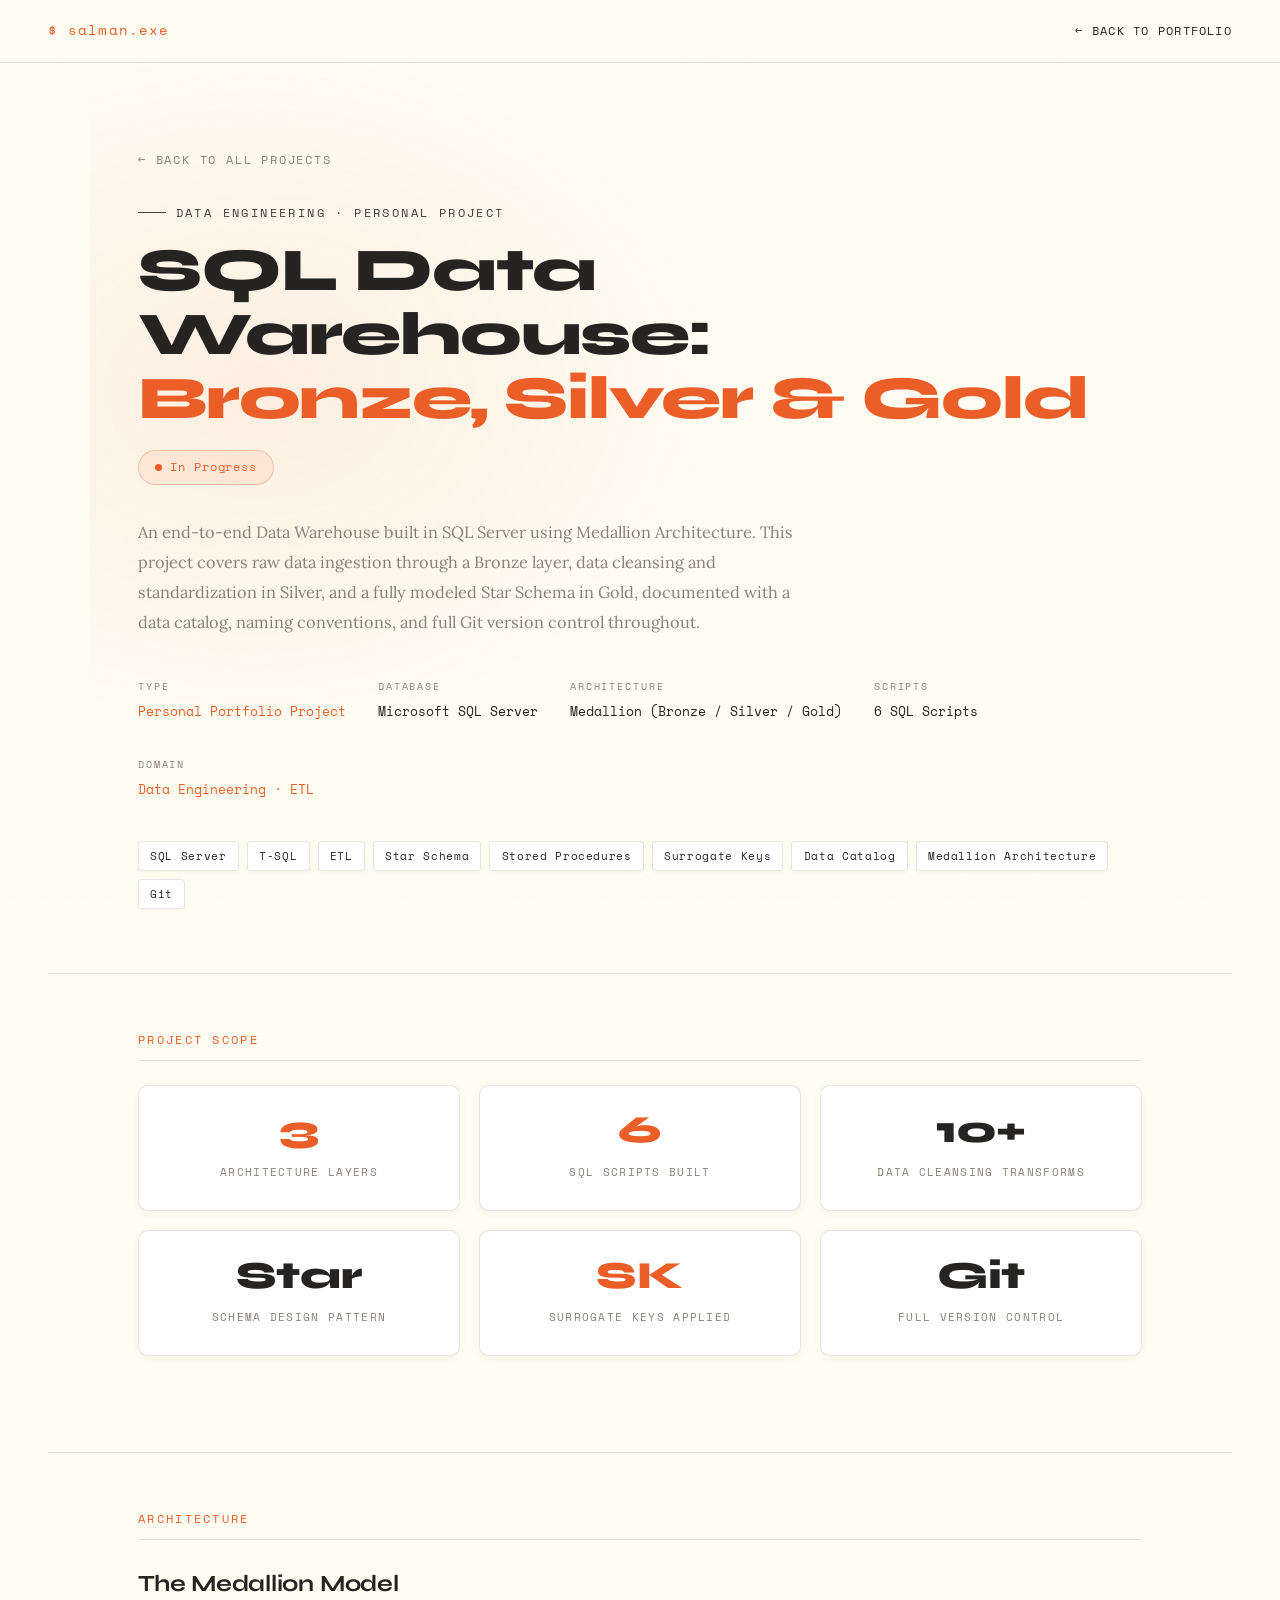
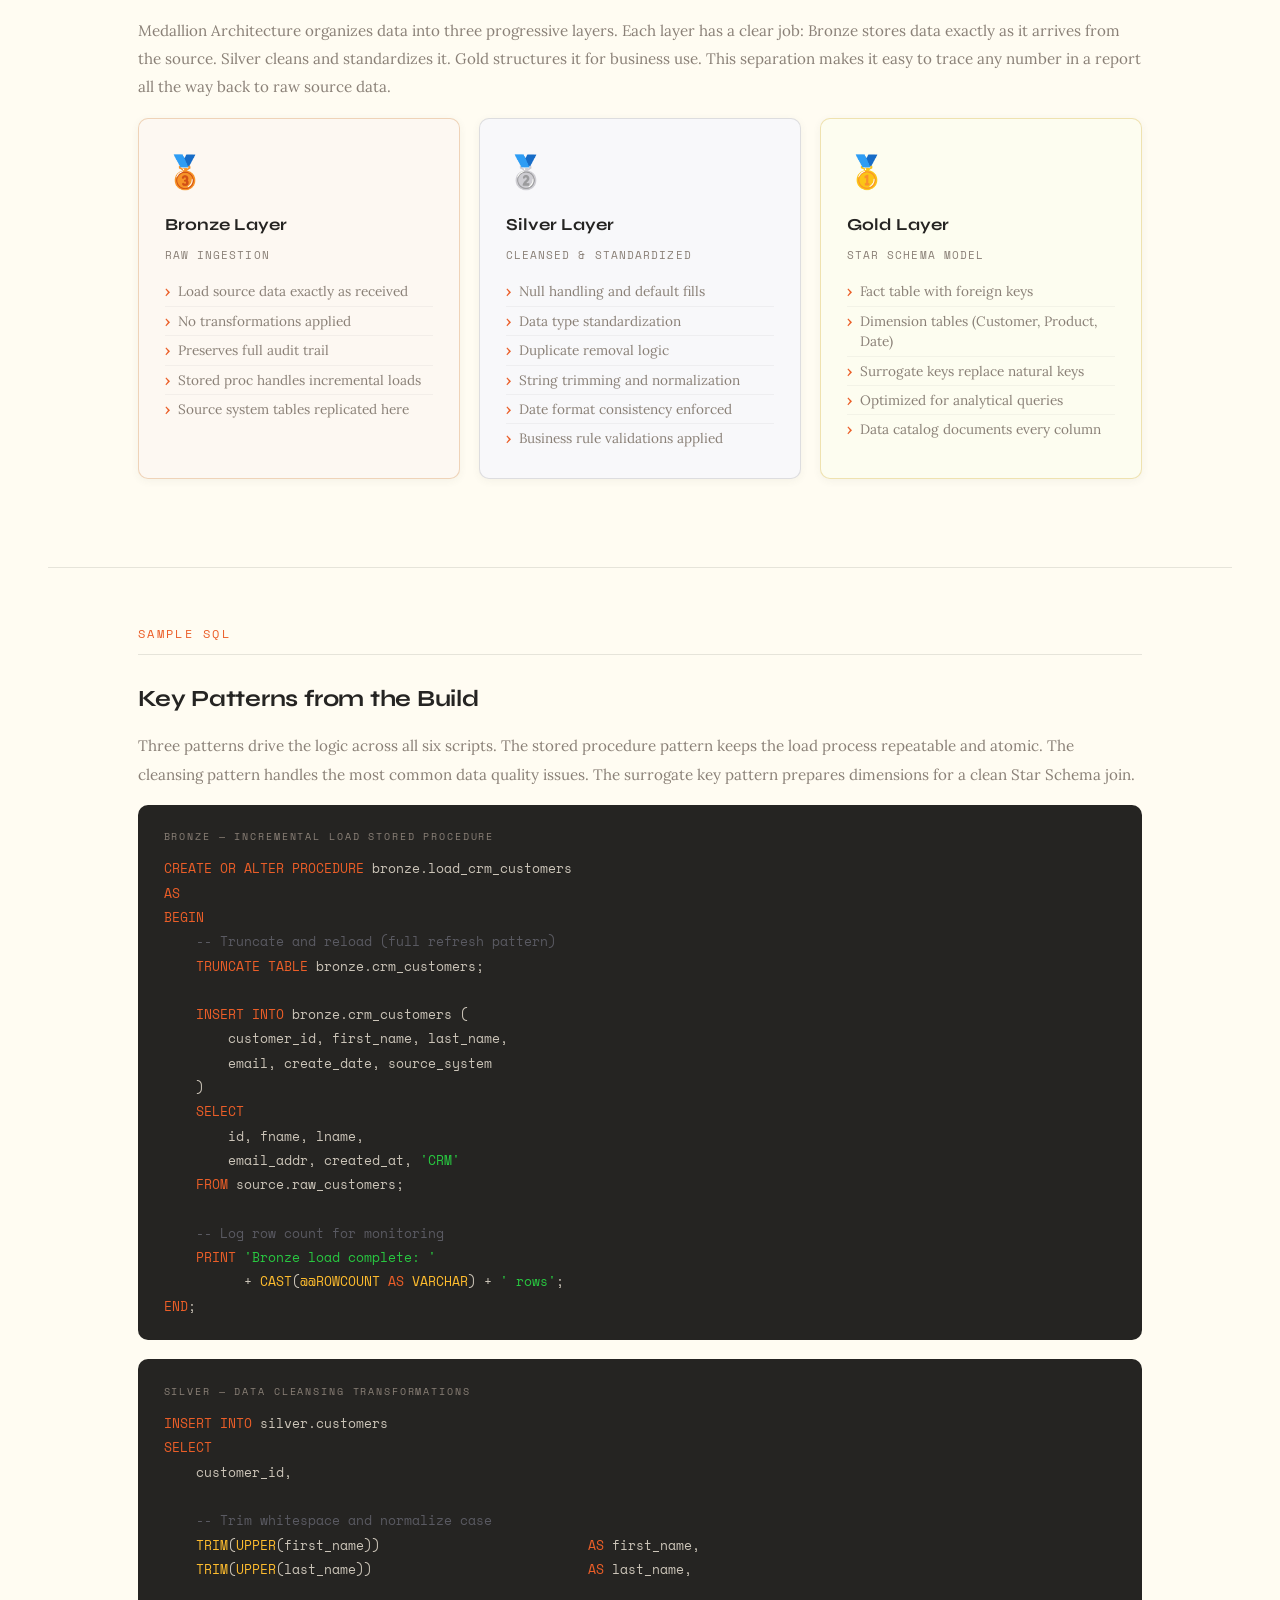
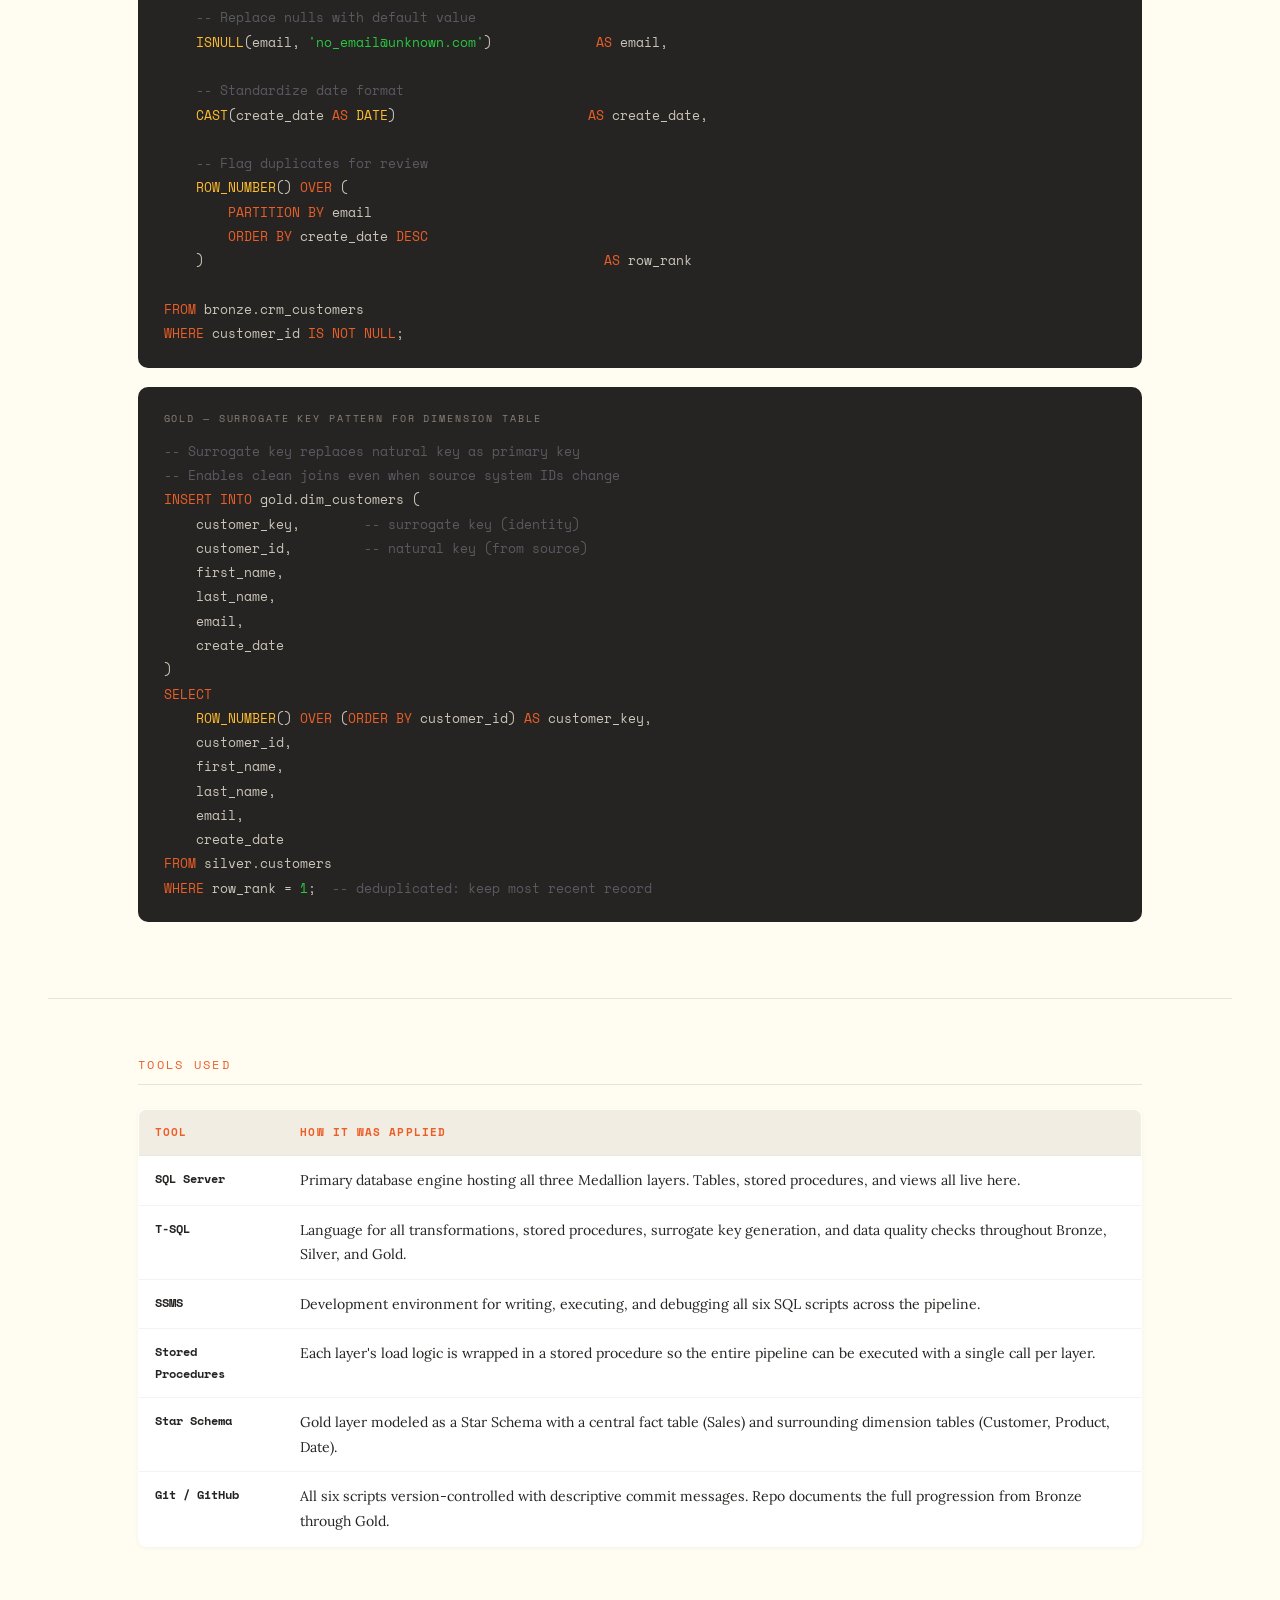
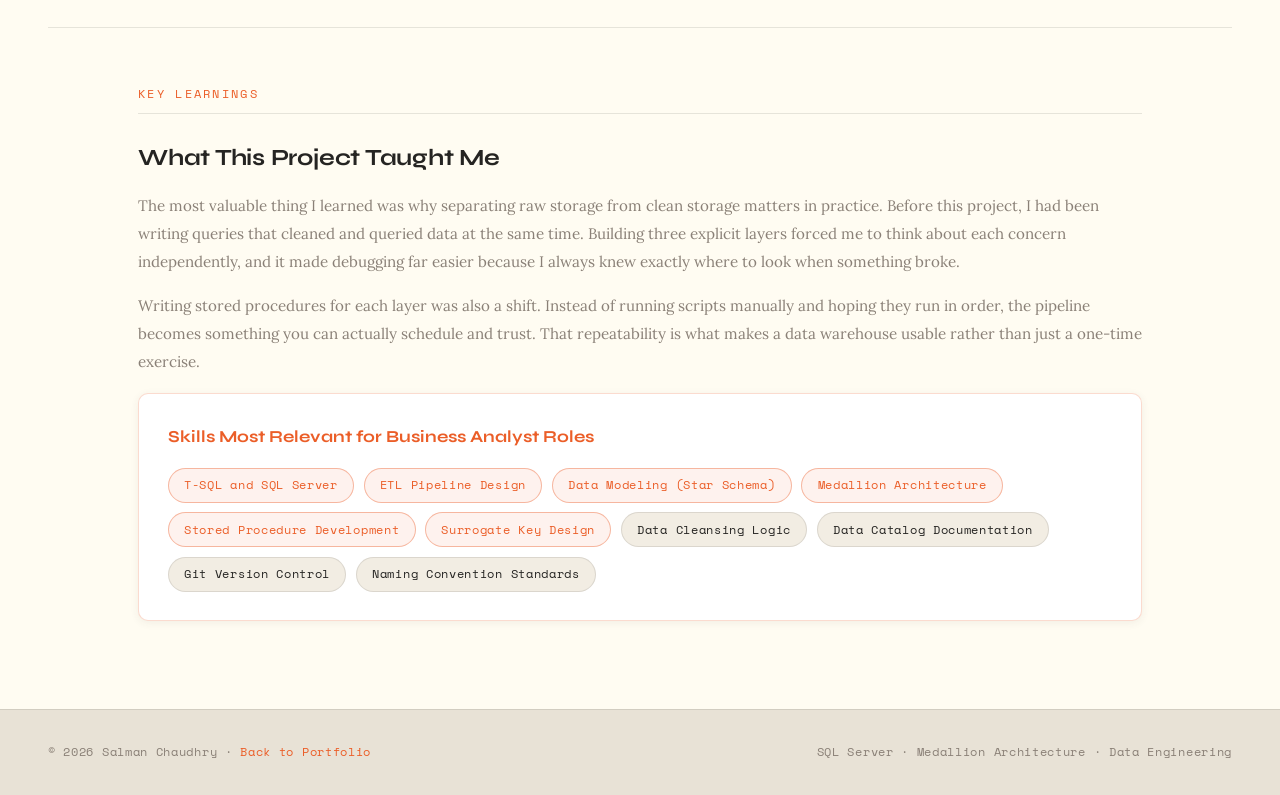
<file: projects/sql-data-warehouse.html>
<!DOCTYPE html>
<html lang="en">
<head>
  <meta charset="UTF-8" />
  <meta name="viewport" content="width=device-width, initial-scale=1.0" />
  <title>SQL Data Warehouse | Salman Chaudhry</title>
  <link rel="preconnect" href="https://fonts.googleapis.com" />
  <link rel="preconnect" href="https://fonts.gstatic.com" crossorigin />
  <link href="https://fonts.googleapis.com/css2?family=Syne:wght@400;600;700;800&family=Space+Mono:wght@400;700&family=Lora:ital,wght@0,400;1,400&display=swap" rel="stylesheet" />
  <style>
    *, *::before, *::after { box-sizing:border-box; margin:0; padding:0; }
    :root {
      --bg:#fffcf2; --surface:#f2ede3; --surface2:#e8e2d6;
      --border:rgba(64,61,57,0.13);
      --amber:#eb5e28; --amber-dim:#c44d1e; --amber-glow:rgba(235,94,40,0.08);
      --dark:#403d39; --text:#252422; --muted:#8a8077;
      --accent-r:#a73e2e;
      --font-head:'Syne',sans-serif; --font-mono:'Space Mono',monospace;
      --font-body:'Lora',serif; --max:1100px; --radius:8px;
    }
    html { scroll-behavior:smooth; }
    body { background:var(--bg); color:var(--text); font-family:var(--font-body); font-size:1rem; line-height:1.75; overflow-x:hidden; }
    ::selection { background:var(--amber); color:#fffcf2; }
    ::-webkit-scrollbar { width:4px; }
    ::-webkit-scrollbar-track { background:var(--surface2); }
    ::-webkit-scrollbar-thumb { background:#ccc5b9; border-radius:2px; }
    body::before { content:''; position:fixed; inset:0; z-index:0; pointer-events:none; background-image:url("data:image/svg+xml,%3Csvg viewBox='0 0 256 256' xmlns='http://www.w3.org/2000/svg'%3E%3Cfilter id='noise'%3E%3CfeTurbulence type='fractalNoise' baseFrequency='0.9' numOctaves='4' stitchTiles='stitch'/%3E%3C/filter%3E%3Crect width='100%25' height='100%25' filter='url(%23noise)' opacity='1'/%3E%3C/svg%3E"); opacity:.018; }

    .reveal { opacity:0; transform:translateY(22px); transition:opacity .65s cubic-bezier(.4,0,.2,1),transform .65s cubic-bezier(.4,0,.2,1); }
    .reveal.visible { opacity:1; transform:none; }

    nav { position:fixed; top:0; left:0; right:0; z-index:100; display:flex; align-items:center; justify-content:space-between; padding:1.2rem 3rem; background:rgba(255,252,242,.94); backdrop-filter:blur(20px); border-bottom:1px solid var(--border); }
    .nav-logo { font-family:var(--font-mono); font-size:.85rem; color:var(--amber); letter-spacing:.08em; text-decoration:none; }
    .nav-back { font-family:var(--font-mono); font-size:.78rem; letter-spacing:.1em; text-transform:uppercase; color:var(--text); text-decoration:none; transition:color .2s; }
    .nav-back:hover { color:var(--amber); }

    .hero { padding:9rem 3rem 4rem; max-width:var(--max); margin:0 auto; position:relative; }
    .hero::before { content:''; position:absolute; top:0; left:0; right:0; height:100%; background:radial-gradient(ellipse 60% 50% at 15% 40%, var(--amber-glow) 0%, transparent 70%); pointer-events:none; z-index:0; }
    .hero > * { position:relative; z-index:1; }
    .back-link { font-family:var(--font-mono); font-size:.75rem; letter-spacing:.15em; text-transform:uppercase; color:var(--muted); text-decoration:none; display:inline-flex; align-items:center; gap:.5rem; margin-bottom:2rem; transition:color .2s; }
    .back-link:hover { color:var(--amber); }
    .eyebrow { font-family:var(--font-mono); font-size:.75rem; letter-spacing:.2em; text-transform:uppercase; color:var(--dark); margin-bottom:1rem; display:flex; align-items:center; gap:.6rem; }
    .eyebrow::before { content:''; display:inline-block; width:28px; height:1px; background:var(--dark); }
    h1 { font-family:var(--font-head); font-size:clamp(2.2rem,5vw,3.8rem); font-weight:800; color:var(--text); line-height:1.05; letter-spacing:-.02em; margin-bottom:1.2rem; }
    h1 span { color:var(--amber); }
    .lead { font-size:1.02rem; color:var(--muted); max-width:680px; line-height:1.85; margin-bottom:2.5rem; }
    .status-badge { display:inline-flex; align-items:center; gap:.5rem; font-family:var(--font-mono); font-size:.72rem; letter-spacing:.08em; padding:.4rem 1rem; border-radius:100px; background:rgba(235,94,40,.08); border:1px solid rgba(235,94,40,.3); color:var(--amber); margin-bottom:2rem; }
    .status-dot { width:7px; height:7px; border-radius:50%; background:var(--amber); animation:pulse 2.4s infinite; }
    @keyframes pulse { 0%{box-shadow:0 0 0 0 rgba(235,94,40,.4)} 70%{box-shadow:0 0 0 6px rgba(235,94,40,0)} 100%{box-shadow:0 0 0 0 rgba(235,94,40,0)} }
    .meta-row { display:flex; gap:2rem; flex-wrap:wrap; margin-bottom:2.5rem; }
    .meta-item .label { font-family:var(--font-mono); font-size:.65rem; letter-spacing:.18em; text-transform:uppercase; color:var(--muted); margin-bottom:.3rem; }
    .meta-item .value { font-family:var(--font-mono); font-size:.82rem; color:var(--text); }
    .meta-item .value.amber { color:var(--amber); }
    .tag-row { display:flex; gap:.5rem; flex-wrap:wrap; }
    .tag { font-family:var(--font-mono); font-size:.68rem; letter-spacing:.06em; padding:.28rem .7rem; border-radius:4px; background:#fff; border:1px solid var(--border); color:var(--text); box-shadow:0 1px 3px rgba(64,61,57,.05); }

    .section { padding:3.5rem 3rem; max-width:var(--max); margin:0 auto; }
    .section-label { font-family:var(--font-mono); font-size:.72rem; letter-spacing:.2em; text-transform:uppercase; color:var(--amber); margin-bottom:1.5rem; padding-bottom:.6rem; border-bottom:1px solid var(--border); }
    hr.div { border:none; border-top:1px solid var(--border); margin:0 3rem; }
    h2.sh { font-family:var(--font-head); font-size:1.45rem; font-weight:700; color:var(--text); margin-bottom:.8rem; letter-spacing:-.01em; }
    p.body { font-size:.95rem; color:var(--muted); line-height:1.85; margin-bottom:1rem; }

    /* MEDALLION FLOW */
    .medallion-flow { display:grid; grid-template-columns:repeat(3,1fr); gap:1.2rem; margin-bottom:2rem; }
    .medal-card { border-radius:10px; padding:1.6rem; border:1px solid; box-shadow:0 2px 8px rgba(64,61,57,.06); transition:transform .2s,box-shadow .2s; }
    .medal-card:hover { transform:translateY(-2px); box-shadow:0 8px 24px rgba(64,61,57,.1); }
    .medal-card.bronze { background:#fdf8f2; border-color:rgba(205,127,50,.3); }
    .medal-card.silver { background:#f8f8fa; border-color:rgba(168,169,173,.35); }
    .medal-card.gold   { background:#fdfdf0; border-color:rgba(212,175,55,.35); }
    .medal-icon { font-size:2rem; margin-bottom:.6rem; display:block; }
    .medal-name { font-family:var(--font-head); font-size:1.05rem; font-weight:700; color:var(--text); margin-bottom:.4rem; }
    .medal-sub { font-family:var(--font-mono); font-size:.68rem; letter-spacing:.1em; text-transform:uppercase; color:var(--muted); margin-bottom:.8rem; }
    .medal-items { list-style:none; }
    .medal-items li { font-size:.85rem; color:var(--muted); padding:.25rem 0; border-bottom:1px solid rgba(64,61,57,.05); display:flex; gap:.5rem; line-height:1.5; }
    .medal-items li:last-child { border-bottom:none; }
    .medal-items li::before { content:'›'; color:var(--amber); font-weight:700; flex-shrink:0; }

    /* IMPACT GRID */
    .impact-grid { display:grid; grid-template-columns:repeat(3,1fr); gap:1.2rem; margin-bottom:2.5rem; }
    .impact-card { background:#fff; border:1px solid var(--border); border-radius:10px; padding:1.6rem; text-align:center; box-shadow:0 2px 8px rgba(64,61,57,.06); transition:transform .2s,box-shadow .2s; }
    .impact-card:hover { transform:translateY(-2px); box-shadow:0 8px 24px rgba(64,61,57,.1); }
    .impact-num { font-family:var(--font-head); font-size:2.4rem; font-weight:800; color:var(--amber); display:block; line-height:1; margin-bottom:.4rem; letter-spacing:-.01em; }
    .impact-num.dark { color:var(--text); }
    .impact-label { font-family:var(--font-mono); font-size:.68rem; letter-spacing:.12em; text-transform:uppercase; color:var(--muted); }

    /* SQL CODE BLOCK */
    .sql-block { background:#252422; border-radius:10px; padding:1.4rem 1.6rem; margin-bottom:1.2rem; overflow-x:auto; }
    .sql-label { font-family:var(--font-mono); font-size:.65rem; letter-spacing:.18em; text-transform:uppercase; color:#8a8077; margin-bottom:.7rem; }
    .sql-code { font-family:var(--font-mono); font-size:.82rem; line-height:1.85; white-space:pre; color:#ccc5b9; }
    .sql-kw { color:#eb5e28; }
    .sql-fn { color:#febc2e; }
    .sql-cm { color:#5a5a62; }
    .sql-str { color:#28c840; }

    /* TOOLS TABLE */
    .tools-table { width:100%; border-collapse:collapse; font-size:.88rem; margin-bottom:1.5rem; border-radius:8px; overflow:hidden; border:1px solid var(--border); background:#fff; box-shadow:0 1px 4px rgba(64,61,57,.05); }
    .tools-table th { background:var(--surface); font-family:var(--font-mono); font-size:.68rem; letter-spacing:.1em; text-transform:uppercase; color:var(--amber); padding:.8rem 1rem; text-align:left; border-bottom:1px solid var(--border); }
    .tools-table td { padding:.75rem 1rem; color:var(--text); border-bottom:1px solid rgba(64,61,57,.06); vertical-align:top; }
    .tools-table tr:last-child td { border-bottom:none; }
    .tools-table tr:hover td { background:var(--surface); }
    .mono { font-family:var(--font-mono); font-size:.78rem; color:var(--amber); font-weight:700; }

    /* SKILLS */
    .skills-highlight { background:#fff; border:1px solid rgba(235,94,40,.22); border-radius:10px; padding:1.8rem; margin-bottom:2rem; box-shadow:0 2px 8px rgba(64,61,57,.07); }
    .skills-highlight h3 { font-family:var(--font-head); font-size:1.05rem; font-weight:700; color:var(--amber); margin-bottom:1rem; }
    .skill-pill-grid { display:flex; flex-wrap:wrap; gap:.6rem; }
    .skill-pill { font-family:var(--font-mono); font-size:.72rem; letter-spacing:.06em; padding:.4rem .95rem; border-radius:100px; border:1px solid; }
    .skill-pill.hot { background:rgba(235,94,40,.08); border-color:rgba(235,94,40,.4); color:var(--amber); }
    .skill-pill.warm { background:var(--surface); border-color:var(--border); color:var(--text); }

    footer { border-top:1px solid var(--border); background:var(--surface2); padding:2rem 3rem; display:flex; justify-content:space-between; align-items:center; font-family:var(--font-mono); font-size:.72rem; color:var(--muted); letter-spacing:.06em; }
    footer a { color:var(--amber); text-decoration:none; }

    @media(max-width:768px) {
      nav { padding:1rem 1.5rem; }
      .hero, .section { padding-left:1.5rem; padding-right:1.5rem; }
      .medallion-flow { grid-template-columns:1fr; }
      .impact-grid { grid-template-columns:1fr 1fr; }
      hr.div { margin:0 1.5rem; }
      footer { flex-direction:column; gap:.5rem; text-align:center; }
    }
  </style>
</head>
<body>

<nav>
  <a href="../index.html" class="nav-logo">$ salman.exe</a>
  <a href="../index.html" class="nav-back">← Back to Portfolio</a>
</nav>

<!-- HERO -->
<div class="hero">
  <a href="../index.html" class="back-link">← Back to all projects</a>
  <p class="eyebrow">Data Engineering · Personal Project</p>
  <h1>SQL Data Warehouse:<br><span>Bronze, Silver & Gold</span></h1>
  <div class="status-badge"><span class="status-dot"></span> In Progress</div>
  <p class="lead">An end-to-end Data Warehouse built in SQL Server using Medallion Architecture. This project covers raw data ingestion through a Bronze layer, data cleansing and standardization in Silver, and a fully modeled Star Schema in Gold, documented with a data catalog, naming conventions, and full Git version control throughout.</p>

  <div class="meta-row">
    <div class="meta-item"><p class="label">Type</p><p class="value amber">Personal Portfolio Project</p></div>
    <div class="meta-item"><p class="label">Database</p><p class="value">Microsoft SQL Server</p></div>
    <div class="meta-item"><p class="label">Architecture</p><p class="value">Medallion (Bronze / Silver / Gold)</p></div>
    <div class="meta-item"><p class="label">Scripts</p><p class="value">6 SQL Scripts</p></div>
    <div class="meta-item"><p class="label">Domain</p><p class="value amber">Data Engineering · ETL</p></div>
  </div>

  <div class="tag-row">
    <span class="tag">SQL Server</span><span class="tag">T-SQL</span><span class="tag">ETL</span>
    <span class="tag">Star Schema</span><span class="tag">Stored Procedures</span><span class="tag">Surrogate Keys</span>
    <span class="tag">Data Catalog</span><span class="tag">Medallion Architecture</span><span class="tag">Git</span>
  </div>
</div>

<hr class="div" />

<!-- IMPACT -->
<div class="section reveal">
  <p class="section-label">Project Scope</p>
  <div class="impact-grid">
    <div class="impact-card">
      <span class="impact-num">3</span>
      <span class="impact-label">Architecture Layers</span>
    </div>
    <div class="impact-card">
      <span class="impact-num">6</span>
      <span class="impact-label">SQL Scripts Built</span>
    </div>
    <div class="impact-card">
      <span class="impact-num dark">10+</span>
      <span class="impact-label">Data Cleansing Transforms</span>
    </div>
    <div class="impact-card">
      <span class="impact-num dark">Star</span>
      <span class="impact-label">Schema Design Pattern</span>
    </div>
    <div class="impact-card">
      <span class="impact-num">SK</span>
      <span class="impact-label">Surrogate Keys Applied</span>
    </div>
    <div class="impact-card">
      <span class="impact-num dark">Git</span>
      <span class="impact-label">Full Version Control</span>
    </div>
  </div>
</div>

<hr class="div" />

<!-- MEDALLION LAYERS -->
<div class="section reveal">
  <p class="section-label">Architecture</p>
  <h2 class="sh">The Medallion Model</h2>
  <p class="body">Medallion Architecture organizes data into three progressive layers. Each layer has a clear job: Bronze stores data exactly as it arrives from the source. Silver cleans and standardizes it. Gold structures it for business use. This separation makes it easy to trace any number in a report all the way back to raw source data.</p>

  <div class="medallion-flow">
    <div class="medal-card bronze">
      <span class="medal-icon">🥉</span>
      <p class="medal-name">Bronze Layer</p>
      <p class="medal-sub">Raw Ingestion</p>
      <ul class="medal-items">
        <li>Load source data exactly as received</li>
        <li>No transformations applied</li>
        <li>Preserves full audit trail</li>
        <li>Stored proc handles incremental loads</li>
        <li>Source system tables replicated here</li>
      </ul>
    </div>
    <div class="medal-card silver">
      <span class="medal-icon">🥈</span>
      <p class="medal-name">Silver Layer</p>
      <p class="medal-sub">Cleansed & Standardized</p>
      <ul class="medal-items">
        <li>Null handling and default fills</li>
        <li>Data type standardization</li>
        <li>Duplicate removal logic</li>
        <li>String trimming and normalization</li>
        <li>Date format consistency enforced</li>
        <li>Business rule validations applied</li>
      </ul>
    </div>
    <div class="medal-card gold">
      <span class="medal-icon">🥇</span>
      <p class="medal-name">Gold Layer</p>
      <p class="medal-sub">Star Schema Model</p>
      <ul class="medal-items">
        <li>Fact table with foreign keys</li>
        <li>Dimension tables (Customer, Product, Date)</li>
        <li>Surrogate keys replace natural keys</li>
        <li>Optimized for analytical queries</li>
        <li>Data catalog documents every column</li>
      </ul>
    </div>
  </div>
</div>

<hr class="div" />

<!-- SQL EXAMPLES -->
<div class="section reveal">
  <p class="section-label">Sample SQL</p>
  <h2 class="sh">Key Patterns from the Build</h2>
  <p class="body">Three patterns drive the logic across all six scripts. The stored procedure pattern keeps the load process repeatable and atomic. The cleansing pattern handles the most common data quality issues. The surrogate key pattern prepares dimensions for a clean Star Schema join.</p>

  <div class="sql-block">
    <p class="sql-label">Bronze — Incremental Load Stored Procedure</p>
    <pre class="sql-code"><span class="sql-kw">CREATE OR ALTER PROCEDURE</span> bronze.load_crm_customers
<span class="sql-kw">AS</span>
<span class="sql-kw">BEGIN</span>
    <span class="sql-cm">-- Truncate and reload (full refresh pattern)</span>
    <span class="sql-kw">TRUNCATE TABLE</span> bronze.crm_customers;

    <span class="sql-kw">INSERT INTO</span> bronze.crm_customers (
        customer_id, first_name, last_name,
        email, create_date, source_system
    )
    <span class="sql-kw">SELECT</span>
        id, fname, lname,
        email_addr, created_at, <span class="sql-str">'CRM'</span>
    <span class="sql-kw">FROM</span> source.raw_customers;

    <span class="sql-cm">-- Log row count for monitoring</span>
    <span class="sql-kw">PRINT</span> <span class="sql-str">'Bronze load complete: '</span>
          + <span class="sql-fn">CAST</span>(<span class="sql-fn">@@ROWCOUNT</span> <span class="sql-kw">AS</span> <span class="sql-fn">VARCHAR</span>) + <span class="sql-str">' rows'</span>;
<span class="sql-kw">END</span>;</pre>
  </div>

  <div class="sql-block">
    <p class="sql-label">Silver — Data Cleansing Transformations</p>
    <pre class="sql-code"><span class="sql-kw">INSERT INTO</span> silver.customers
<span class="sql-kw">SELECT</span>
    customer_id,

    <span class="sql-cm">-- Trim whitespace and normalize case</span>
    <span class="sql-fn">TRIM</span>(<span class="sql-fn">UPPER</span>(first_name))                          <span class="sql-kw">AS</span> first_name,
    <span class="sql-fn">TRIM</span>(<span class="sql-fn">UPPER</span>(last_name))                           <span class="sql-kw">AS</span> last_name,

    <span class="sql-cm">-- Replace nulls with default value</span>
    <span class="sql-fn">ISNULL</span>(email, <span class="sql-str">'no_email@unknown.com'</span>)             <span class="sql-kw">AS</span> email,

    <span class="sql-cm">-- Standardize date format</span>
    <span class="sql-fn">CAST</span>(create_date <span class="sql-kw">AS</span> <span class="sql-fn">DATE</span>)                        <span class="sql-kw">AS</span> create_date,

    <span class="sql-cm">-- Flag duplicates for review</span>
    <span class="sql-fn">ROW_NUMBER</span>() <span class="sql-kw">OVER</span> (
        <span class="sql-kw">PARTITION BY</span> email
        <span class="sql-kw">ORDER BY</span> create_date <span class="sql-kw">DESC</span>
    )                                                  <span class="sql-kw">AS</span> row_rank

<span class="sql-kw">FROM</span> bronze.crm_customers
<span class="sql-kw">WHERE</span> customer_id <span class="sql-kw">IS NOT NULL</span>;</pre>
  </div>

  <div class="sql-block">
    <p class="sql-label">Gold — Surrogate Key Pattern for Dimension Table</p>
    <pre class="sql-code"><span class="sql-cm">-- Surrogate key replaces natural key as primary key
-- Enables clean joins even when source system IDs change</span>
<span class="sql-kw">INSERT INTO</span> gold.dim_customers (
    customer_key,        <span class="sql-cm">-- surrogate key (identity)</span>
    customer_id,         <span class="sql-cm">-- natural key (from source)</span>
    first_name,
    last_name,
    email,
    create_date
)
<span class="sql-kw">SELECT</span>
    <span class="sql-fn">ROW_NUMBER</span>() <span class="sql-kw">OVER</span> (<span class="sql-kw">ORDER BY</span> customer_id) <span class="sql-kw">AS</span> customer_key,
    customer_id,
    first_name,
    last_name,
    email,
    create_date
<span class="sql-kw">FROM</span> silver.customers
<span class="sql-kw">WHERE</span> row_rank = <span class="sql-str">1</span>;  <span class="sql-cm">-- deduplicated: keep most recent record</span></pre>
  </div>
</div>

<hr class="div" />

<!-- TOOLS TABLE -->
<div class="section reveal">
  <p class="section-label">Tools Used</p>
  <table class="tools-table">
    <thead><tr><th>Tool</th><th>How It Was Applied</th></tr></thead>
    <tbody>
      <tr><td class="mono">SQL Server</td><td>Primary database engine hosting all three Medallion layers. Tables, stored procedures, and views all live here.</td></tr>
      <tr><td class="mono">T-SQL</td><td>Language for all transformations, stored procedures, surrogate key generation, and data quality checks throughout Bronze, Silver, and Gold.</td></tr>
      <tr><td class="mono">SSMS</td><td>Development environment for writing, executing, and debugging all six SQL scripts across the pipeline.</td></tr>
      <tr><td class="mono">Stored Procedures</td><td>Each layer's load logic is wrapped in a stored procedure so the entire pipeline can be executed with a single call per layer.</td></tr>
      <tr><td class="mono">Star Schema</td><td>Gold layer modeled as a Star Schema with a central fact table (Sales) and surrounding dimension tables (Customer, Product, Date).</td></tr>
      <tr><td class="mono">Git / GitHub</td><td>All six scripts version-controlled with descriptive commit messages. Repo documents the full progression from Bronze through Gold.</td></tr>
    </tbody>
  </table>
</div>

<hr class="div" />

<!-- KEY LEARNINGS -->
<div class="section reveal">
  <p class="section-label">Key Learnings</p>
  <h2 class="sh">What This Project Taught Me</h2>
  <p class="body">The most valuable thing I learned was why separating raw storage from clean storage matters in practice. Before this project, I had been writing queries that cleaned and queried data at the same time. Building three explicit layers forced me to think about each concern independently, and it made debugging far easier because I always knew exactly where to look when something broke.</p>
  <p class="body">Writing stored procedures for each layer was also a shift. Instead of running scripts manually and hoping they run in order, the pipeline becomes something you can actually schedule and trust. That repeatability is what makes a data warehouse usable rather than just a one-time exercise.</p>

  <div class="skills-highlight">
    <h3>Skills Most Relevant for Business Analyst Roles</h3>
    <div class="skill-pill-grid">
      <span class="skill-pill hot">T-SQL and SQL Server</span>
      <span class="skill-pill hot">ETL Pipeline Design</span>
      <span class="skill-pill hot">Data Modeling (Star Schema)</span>
      <span class="skill-pill hot">Medallion Architecture</span>
      <span class="skill-pill hot">Stored Procedure Development</span>
      <span class="skill-pill hot">Surrogate Key Design</span>
      <span class="skill-pill warm">Data Cleansing Logic</span>
      <span class="skill-pill warm">Data Catalog Documentation</span>
      <span class="skill-pill warm">Git Version Control</span>
      <span class="skill-pill warm">Naming Convention Standards</span>
    </div>
  </div>
</div>

<footer>
  <span>© 2026 Salman Chaudhry · <a href="../index.html">Back to Portfolio</a></span>
  <span>SQL Server · Medallion Architecture · Data Engineering</span>
</footer>

<script>
  const obs = new IntersectionObserver((entries) => {
    entries.forEach(e => { if(e.isIntersecting){ e.target.classList.add('visible'); obs.unobserve(e.target); } });
  }, { threshold:0.1, rootMargin:'0px 0px -40px 0px' });
  document.querySelectorAll('.reveal').forEach(el => obs.observe(el));
</script>
</body>
</html>
</file>
